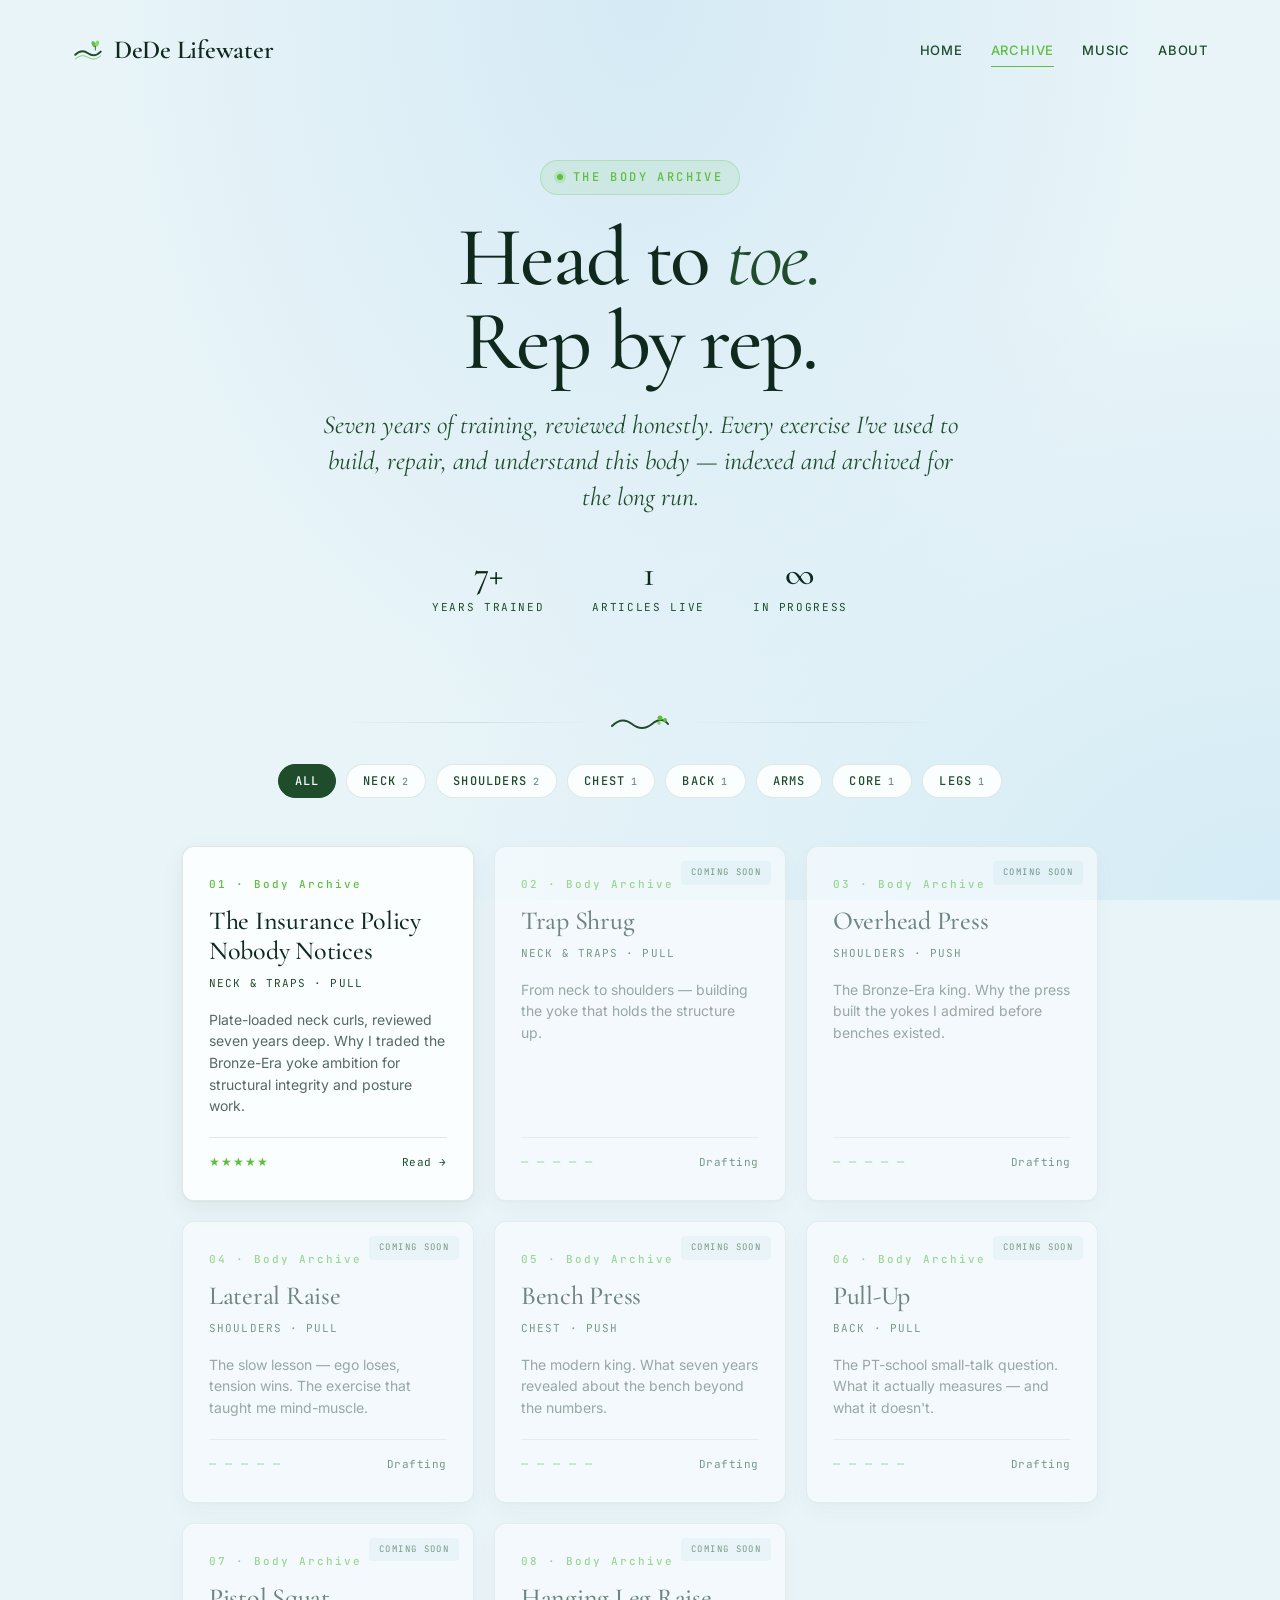
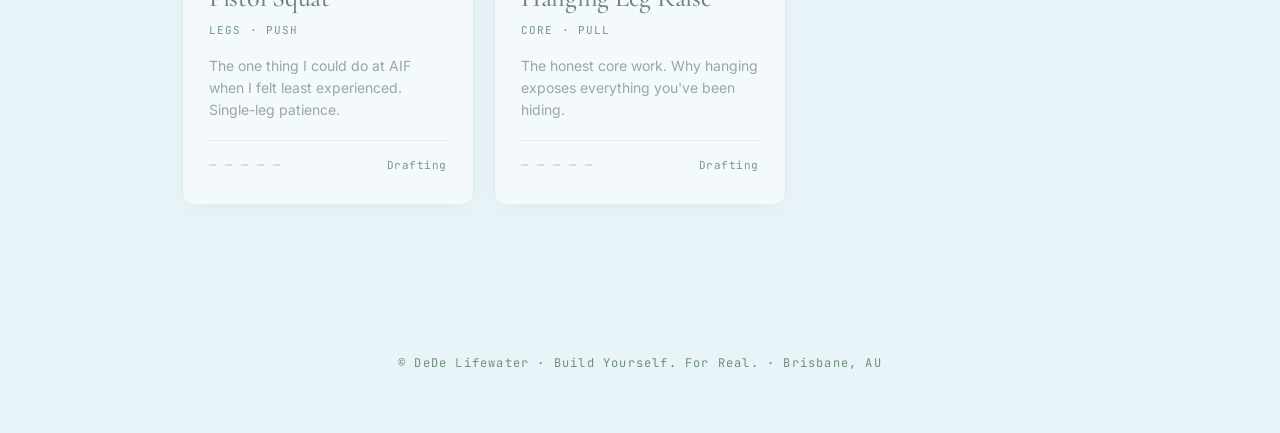
<file: archive.html>
<!DOCTYPE html>
<html lang="en">
<head>
<meta charset="UTF-8">
<meta name="viewport" content="width=device-width, initial-scale=1.0">
<title>The Body Archive | DeDe Lifewater</title>
<meta name="description" content="A head-to-toe index of every rep, set, and lesson learned across seven years of training. Reviewed honestly. Built to last.">

<link rel="preconnect" href="https://fonts.googleapis.com">
<link rel="preconnect" href="https://fonts.gstatic.com" crossorigin>
<link href="https://fonts.googleapis.com/css2?family=Cormorant+Garamond:ital,wght@0,400;0,500;0,600;0,700;1,400;1,500&family=Inter:wght@300;400;500;600;700&family=JetBrains+Mono:wght@400;500&display=swap" rel="stylesheet">

<style>
:root {
  --root-deep: #0F2A1D;
  --forest: #1F4D2B;
  --sprout: #5FBE3E;
  --sprout-soft: #8FD56E;
  --sky: #A8D8F0;
  --sky-soft: #D5EAF5;
  --mist: #E8F4F8;
  --paper: #FBFEFF;
  --line: rgba(31, 77, 43, 0.12);
  --shadow: 0 1px 2px rgba(15, 42, 29, 0.04), 0 8px 24px rgba(15, 42, 29, 0.06);

  --serif: 'Cormorant Garamond', Georgia, serif;
  --sans: 'Inter', system-ui, sans-serif;
  --mono: 'JetBrains Mono', monospace;
}

* { box-sizing: border-box; margin: 0; padding: 0; }
html { scroll-behavior: smooth; }

body {
  font-family: var(--sans);
  font-weight: 400;
  font-size: 17px;
  line-height: 1.7;
  color: var(--root-deep);
  background: var(--mist);
  background-image:
    radial-gradient(ellipse at top, var(--sky-soft) 0%, transparent 60%),
    radial-gradient(ellipse at bottom right, rgba(168, 216, 240, 0.3) 0%, transparent 50%);
  background-attachment: fixed;
  min-height: 100vh;
  -webkit-font-smoothing: antialiased;
}

/* ── Top Nav ─────────────────────────────────── */
.nav {
  max-width: 1200px;
  margin: 0 auto;
  padding: 28px 32px;
  display: flex;
  justify-content: space-between;
  align-items: center;
}

.brand {
  font-family: var(--serif);
  font-size: 26px;
  font-weight: 600;
  color: var(--root-deep);
  text-decoration: none;
  letter-spacing: -0.01em;
  display: flex;
  align-items: center;
  gap: 10px;
}

.brand-mark { width: 32px; height: 32px; }

.nav-links {
  display: flex;
  gap: 28px;
  font-family: var(--sans);
  font-size: 13px;
  font-weight: 500;
  letter-spacing: 0.06em;
  text-transform: uppercase;
}

.nav-links a {
  color: var(--forest);
  text-decoration: none;
  position: relative;
  transition: color 0.2s;
}

.nav-links a:hover { color: var(--sprout); }
.nav-links a.active { color: var(--sprout); }

.nav-links a::after {
  content: '';
  position: absolute;
  left: 0; right: 0; bottom: -6px;
  height: 1px;
  background: var(--sprout);
  transform: scaleX(0);
  transition: transform 0.3s;
  transform-origin: left;
}
.nav-links a:hover::after,
.nav-links a.active::after { transform: scaleX(1); }

/* ── Hero / Header ───────────────────────────── */
.hero {
  max-width: 980px;
  margin: 0 auto;
  padding: 60px 32px 40px;
  text-align: center;
}

.hero-eyebrow {
  font-family: var(--mono);
  font-size: 12px;
  letter-spacing: 0.2em;
  text-transform: uppercase;
  color: var(--sprout);
  font-weight: 500;
  margin-bottom: 20px;
  display: inline-flex;
  align-items: center;
  gap: 10px;
  padding: 6px 16px;
  background: rgba(95, 190, 62, 0.1);
  border: 1px solid rgba(95, 190, 62, 0.25);
  border-radius: 100px;
}

.hero-eyebrow::before {
  content: '';
  width: 6px; height: 6px;
  border-radius: 50%;
  background: var(--sprout);
  box-shadow: 0 0 0 3px rgba(95, 190, 62, 0.2);
}

h1 {
  font-family: var(--serif);
  font-weight: 500;
  font-size: clamp(48px, 8vw, 84px);
  line-height: 1;
  letter-spacing: -0.025em;
  color: var(--root-deep);
  margin-bottom: 24px;
}

h1 em {
  font-style: italic;
  color: var(--forest);
  font-weight: 400;
}

.hero-sub {
  font-family: var(--serif);
  font-style: italic;
  font-size: clamp(20px, 2.5vw, 26px);
  font-weight: 400;
  color: var(--forest);
  line-height: 1.4;
  max-width: 640px;
  margin: 0 auto 40px;
}

.hero-stats {
  display: flex;
  justify-content: center;
  gap: 48px;
  margin-top: 32px;
  flex-wrap: wrap;
}

.stat {
  text-align: center;
}

.stat-num {
  font-family: var(--serif);
  font-size: 36px;
  font-weight: 500;
  color: var(--root-deep);
  line-height: 1;
}

.stat-label {
  font-family: var(--mono);
  font-size: 11px;
  letter-spacing: 0.15em;
  text-transform: uppercase;
  color: var(--forest);
  margin-top: 6px;
}

/* ── Wave Divider ────────────────────────────── */
.wave-divider {
  display: flex;
  justify-content: center;
  align-items: center;
  margin: 56px auto 32px;
  gap: 14px;
  max-width: 600px;
}

.wave-divider .line {
  height: 1px;
  flex: 1;
  background: linear-gradient(to right, transparent, var(--line), transparent);
}

/* ── Filter Bar ──────────────────────────────── */
.filter-bar {
  max-width: 980px;
  margin: 0 auto 48px;
  padding: 0 32px;
  display: flex;
  gap: 10px;
  flex-wrap: wrap;
  justify-content: center;
}

.filter-btn {
  font-family: var(--mono);
  font-size: 12px;
  letter-spacing: 0.1em;
  text-transform: uppercase;
  font-weight: 500;
  padding: 8px 16px;
  background: var(--paper);
  border: 1px solid var(--line);
  border-radius: 100px;
  color: var(--forest);
  cursor: pointer;
  transition: all 0.2s;
}

.filter-btn:hover {
  border-color: var(--sprout);
  color: var(--sprout);
}

.filter-btn.active {
  background: var(--forest);
  border-color: var(--forest);
  color: var(--paper);
}

.filter-count {
  margin-left: 6px;
  opacity: 0.6;
  font-size: 10px;
}

/* ── Article Grid ────────────────────────────── */
.archive-grid {
  max-width: 980px;
  margin: 0 auto;
  padding: 0 32px 100px;
  display: grid;
  grid-template-columns: repeat(auto-fill, minmax(280px, 1fr));
  gap: 20px;
}

.article-card {
  background: var(--paper);
  border: 1px solid var(--line);
  border-radius: 12px;
  padding: 28px 26px;
  text-decoration: none;
  color: var(--root-deep);
  transition: transform 0.25s, box-shadow 0.25s, border-color 0.25s;
  display: flex;
  flex-direction: column;
  position: relative;
  overflow: hidden;
  box-shadow: var(--shadow);
}

.article-card:hover {
  transform: translateY(-4px);
  box-shadow: 0 4px 12px rgba(15, 42, 29, 0.08), 0 18px 40px rgba(15, 42, 29, 0.1);
  border-color: rgba(95, 190, 62, 0.4);
}

.article-card.coming-soon {
  opacity: 0.55;
  cursor: default;
  pointer-events: none;
}

.article-card.coming-soon::after {
  content: 'Coming soon';
  position: absolute;
  top: 14px;
  right: 14px;
  font-family: var(--mono);
  font-size: 9px;
  letter-spacing: 0.15em;
  text-transform: uppercase;
  color: var(--forest);
  background: var(--mist);
  padding: 4px 10px;
  border-radius: 4px;
}

.card-num {
  font-family: var(--mono);
  font-size: 11px;
  letter-spacing: 0.18em;
  color: var(--sprout);
  font-weight: 500;
  margin-bottom: 12px;
}

.card-title {
  font-family: var(--serif);
  font-size: 26px;
  font-weight: 500;
  line-height: 1.15;
  letter-spacing: -0.01em;
  margin-bottom: 8px;
  color: var(--root-deep);
}

.card-region {
  font-family: var(--mono);
  font-size: 11px;
  letter-spacing: 0.1em;
  text-transform: uppercase;
  color: var(--forest);
  margin-bottom: 16px;
}

.card-desc {
  font-size: 14px;
  color: rgba(15, 42, 29, 0.7);
  line-height: 1.55;
  margin-bottom: 20px;
  flex-grow: 1;
}

.card-meta {
  display: flex;
  justify-content: space-between;
  align-items: center;
  padding-top: 14px;
  border-top: 1px solid var(--line);
  font-family: var(--mono);
  font-size: 11px;
  letter-spacing: 0.05em;
  color: var(--forest);
}

.card-rating {
  color: var(--sprout);
  letter-spacing: 1px;
  font-size: 12px;
}

.card-arrow {
  display: inline-block;
  transition: transform 0.2s;
}

.article-card:hover .card-arrow { transform: translateX(4px); }

/* Hidden state for filtered cards */
.article-card[data-hidden="true"] { display: none; }

/* ── Footer ──────────────────────────────────── */
footer {
  max-width: 760px;
  margin: 0 auto;
  padding: 48px 32px 60px;
  text-align: center;
  font-family: var(--mono);
  font-size: 12px;
  letter-spacing: 0.1em;
  color: var(--forest);
  opacity: 0.6;
}

/* ── Animations ──────────────────────────────── */
@keyframes fadeUp {
  from { opacity: 0; transform: translateY(12px); }
  to { opacity: 1; transform: translateY(0); }
}

.hero > * { animation: fadeUp 0.6s ease-out backwards; }
.hero > *:nth-child(1) { animation-delay: 0.05s; }
.hero > *:nth-child(2) { animation-delay: 0.12s; }
.hero > *:nth-child(3) { animation-delay: 0.19s; }
.hero > *:nth-child(4) { animation-delay: 0.26s; }

.article-card {
  animation: fadeUp 0.5s ease-out backwards;
}

/* ── Responsive ──────────────────────────────── */
@media (max-width: 640px) {
  .nav { padding: 20px 20px; }
  .nav-links { display: none; }
  .hero { padding: 36px 20px 24px; }
  .hero-stats { gap: 24px; }
  .filter-bar { padding: 0 20px; gap: 6px; }
  .filter-btn { padding: 6px 12px; font-size: 11px; }
  .archive-grid { padding: 0 20px 60px; }
}
</style>
</head>
<body>

<!-- ── Navigation ─────────────────────────────── -->
<nav class="nav">
  <a href="/index.html" class="brand">
    <svg class="brand-mark" viewBox="0 0 100 100" xmlns="http://www.w3.org/2000/svg">
      <path d="M10 65 Q 30 45, 50 60 T 90 55" stroke="#1F4D2B" stroke-width="6" fill="none" stroke-linecap="round"/>
      <path d="M10 78 Q 30 60, 50 73 T 90 68" stroke="#5FBE3E" stroke-width="3" fill="none" stroke-linecap="round" opacity="0.7"/>
      <ellipse cx="68" cy="32" rx="6" ry="10" fill="#5FBE3E" transform="rotate(-25 68 32)"/>
      <ellipse cx="78" cy="30" rx="6" ry="10" fill="#8FD56E" transform="rotate(25 78 30)"/>
      <line x1="73" y1="38" x2="73" y2="50" stroke="#1F4D2B" stroke-width="2.5" stroke-linecap="round"/>
    </svg>
    DeDe Lifewater
  </a>
  <div class="nav-links">
    <a href="/index.html">Home</a>
    <a href="/archive.html" class="active">Archive</a>
    <a href="/music.html">Music</a>
    <a href="/index.html#about">About</a>
  </div>
</nav>

<!-- ── Hero ───────────────────────────────────── -->
<section class="hero">
  <span class="hero-eyebrow">The Body Archive</span>
  <h1>Head to <em>toe.</em><br>Rep by rep.</h1>
  <p class="hero-sub">
    Seven years of training, reviewed honestly. Every exercise I've used to build, repair, and understand this body — indexed and archived for the long run.
  </p>

  <div class="hero-stats">
    <div class="stat">
      <div class="stat-num">7+</div>
      <div class="stat-label">Years Trained</div>
    </div>
    <div class="stat">
      <div class="stat-num">1</div>
      <div class="stat-label">Articles Live</div>
    </div>
    <div class="stat">
      <div class="stat-num">∞</div>
      <div class="stat-label">In Progress</div>
    </div>
  </div>
</section>

<div class="wave-divider">
  <span class="line"></span>
  <svg width="60" height="20" viewBox="0 0 60 20" xmlns="http://www.w3.org/2000/svg">
    <path d="M2 14 Q 12 4, 22 12 T 42 12 T 58 12" stroke="#1F4D2B" stroke-width="2" fill="none" stroke-linecap="round"/>
    <circle cx="50" cy="6" r="2.5" fill="#5FBE3E"/>
    <circle cx="55" cy="8" r="2" fill="#5FBE3E"/>
    <circle cx="49" cy="11" r="1.8" fill="#5FBE3E" opacity="0.7"/>
  </svg>
  <span class="line"></span>
</div>

<!-- ── Filters ────────────────────────────────── -->
<div class="filter-bar">
  <button class="filter-btn active" data-region="all">All</button>
  <button class="filter-btn" data-region="neck">Neck</button>
  <button class="filter-btn" data-region="shoulders">Shoulders</button>
  <button class="filter-btn" data-region="chest">Chest</button>
  <button class="filter-btn" data-region="back">Back</button>
  <button class="filter-btn" data-region="arms">Arms</button>
  <button class="filter-btn" data-region="core">Core</button>
  <button class="filter-btn" data-region="legs">Legs</button>
</div>

<!-- ── Article Grid ───────────────────────────── -->
<div class="archive-grid">

  <!-- Article 01 — LIVE -->
  <a href="posts/2026-04-26-neck-curl.html" class="article-card" data-region="neck" style="animation-delay: 0.05s;">
    <div class="card-num">01 · Body Archive</div>
    <h3 class="card-title">The Insurance Policy Nobody Notices</h3>
    <div class="card-region">Neck &amp; Traps · Pull</div>
    <p class="card-desc">
      Plate-loaded neck curls, reviewed seven years deep. Why I traded the Bronze-Era yoke ambition for structural integrity and posture work.
    </p>
    <div class="card-meta">
      <span class="card-rating">★★★★★</span>
      <span>Read <span class="card-arrow">→</span></span>
    </div>
  </a>

  <!-- Article 02 — placeholder -->
  <div class="article-card coming-soon" data-region="neck" style="animation-delay: 0.1s;">
    <div class="card-num">02 · Body Archive</div>
    <h3 class="card-title">Trap Shrug</h3>
    <div class="card-region">Neck &amp; Traps · Pull</div>
    <p class="card-desc">
      From neck to shoulders — building the yoke that holds the structure up.
    </p>
    <div class="card-meta">
      <span class="card-rating">— — — — —</span>
      <span>Drafting</span>
    </div>
  </div>

  <!-- Article 03 — placeholder -->
  <div class="article-card coming-soon" data-region="shoulders" style="animation-delay: 0.15s;">
    <div class="card-num">03 · Body Archive</div>
    <h3 class="card-title">Overhead Press</h3>
    <div class="card-region">Shoulders · Push</div>
    <p class="card-desc">
      The Bronze-Era king. Why the press built the yokes I admired before benches existed.
    </p>
    <div class="card-meta">
      <span class="card-rating">— — — — —</span>
      <span>Drafting</span>
    </div>
  </div>

  <!-- Article 04 — placeholder -->
  <div class="article-card coming-soon" data-region="shoulders" style="animation-delay: 0.2s;">
    <div class="card-num">04 · Body Archive</div>
    <h3 class="card-title">Lateral Raise</h3>
    <div class="card-region">Shoulders · Pull</div>
    <p class="card-desc">
      The slow lesson — ego loses, tension wins. The exercise that taught me mind-muscle.
    </p>
    <div class="card-meta">
      <span class="card-rating">— — — — —</span>
      <span>Drafting</span>
    </div>
  </div>

  <!-- Article 05 — placeholder -->
  <div class="article-card coming-soon" data-region="chest" style="animation-delay: 0.25s;">
    <div class="card-num">05 · Body Archive</div>
    <h3 class="card-title">Bench Press</h3>
    <div class="card-region">Chest · Push</div>
    <p class="card-desc">
      The modern king. What seven years revealed about the bench beyond the numbers.
    </p>
    <div class="card-meta">
      <span class="card-rating">— — — — —</span>
      <span>Drafting</span>
    </div>
  </div>

  <!-- Article 06 — placeholder -->
  <div class="article-card coming-soon" data-region="back" style="animation-delay: 0.3s;">
    <div class="card-num">06 · Body Archive</div>
    <h3 class="card-title">Pull-Up</h3>
    <div class="card-region">Back · Pull</div>
    <p class="card-desc">
      The PT-school small-talk question. What it actually measures — and what it doesn't.
    </p>
    <div class="card-meta">
      <span class="card-rating">— — — — —</span>
      <span>Drafting</span>
    </div>
  </div>

  <!-- Article 07 — placeholder -->
  <div class="article-card coming-soon" data-region="legs" style="animation-delay: 0.35s;">
    <div class="card-num">07 · Body Archive</div>
    <h3 class="card-title">Pistol Squat</h3>
    <div class="card-region">Legs · Push</div>
    <p class="card-desc">
      The one thing I could do at AIF when I felt least experienced. Single-leg patience.
    </p>
    <div class="card-meta">
      <span class="card-rating">— — — — —</span>
      <span>Drafting</span>
    </div>
  </div>

  <!-- Article 08 — placeholder -->
  <div class="article-card coming-soon" data-region="core" style="animation-delay: 0.4s;">
    <div class="card-num">08 · Body Archive</div>
    <h3 class="card-title">Hanging Leg Raise</h3>
    <div class="card-region">Core · Pull</div>
    <p class="card-desc">
      The honest core work. Why hanging exposes everything you've been hiding.
    </p>
    <div class="card-meta">
      <span class="card-rating">— — — — —</span>
      <span>Drafting</span>
    </div>
  </div>

</div>

<footer>
  © DeDe Lifewater · Build Yourself. For Real. · Brisbane, AU
</footer>

<script>
  const filterBtns = document.querySelectorAll('.filter-btn');
  const cards = document.querySelectorAll('.article-card');

  filterBtns.forEach(btn => {
    btn.addEventListener('click', () => {
      const region = btn.dataset.region;
      filterBtns.forEach(b => b.classList.remove('active'));
      btn.classList.add('active');
      cards.forEach(card => {
        card.dataset.hidden = (region === 'all' || card.dataset.region === region) ? 'false' : 'true';
      });
    });
  });

  filterBtns.forEach(btn => {
    const region = btn.dataset.region;
    if (region === 'all') return;
    const count = document.querySelectorAll(`.article-card[data-region="${region}"]`).length;
    if (count > 0) {
      const span = document.createElement('span');
      span.className = 'filter-count';
      span.textContent = count;
      btn.appendChild(span);
    }
  });
</script>

</body>
</html>
</file>
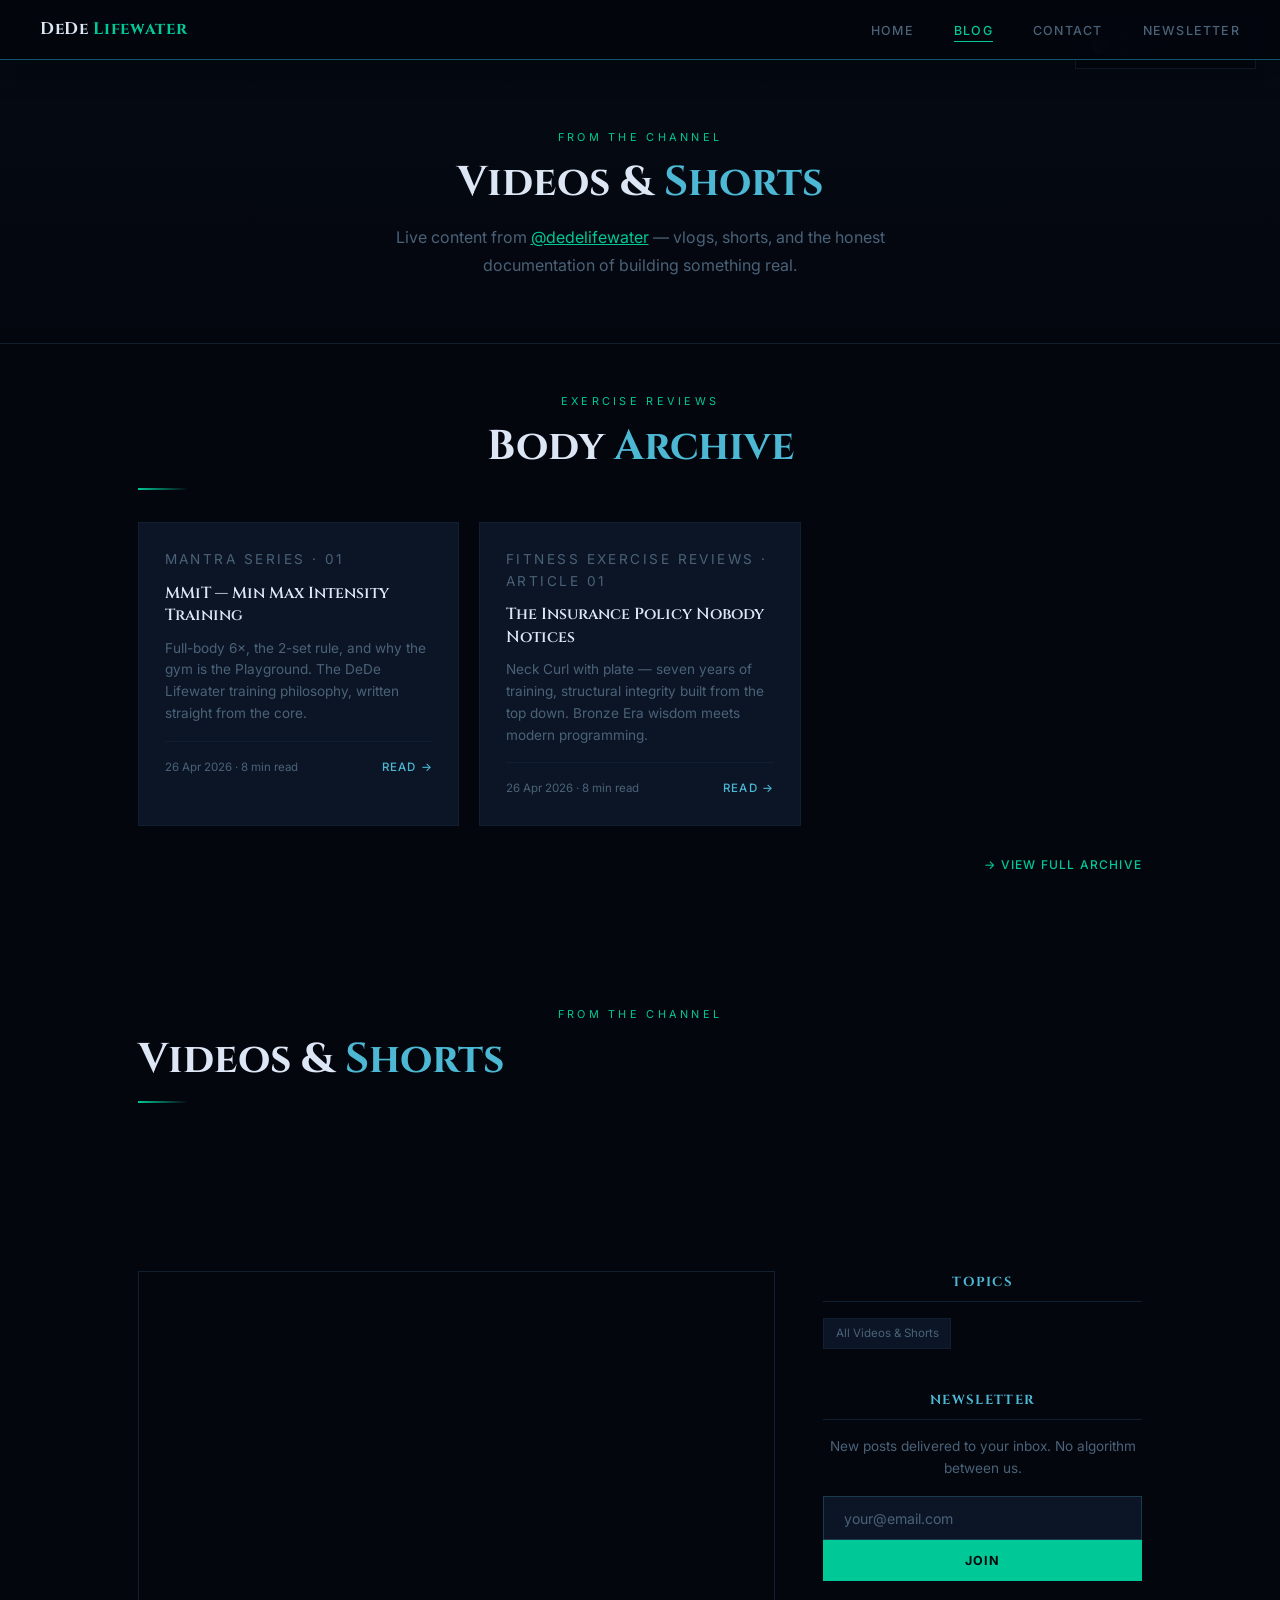
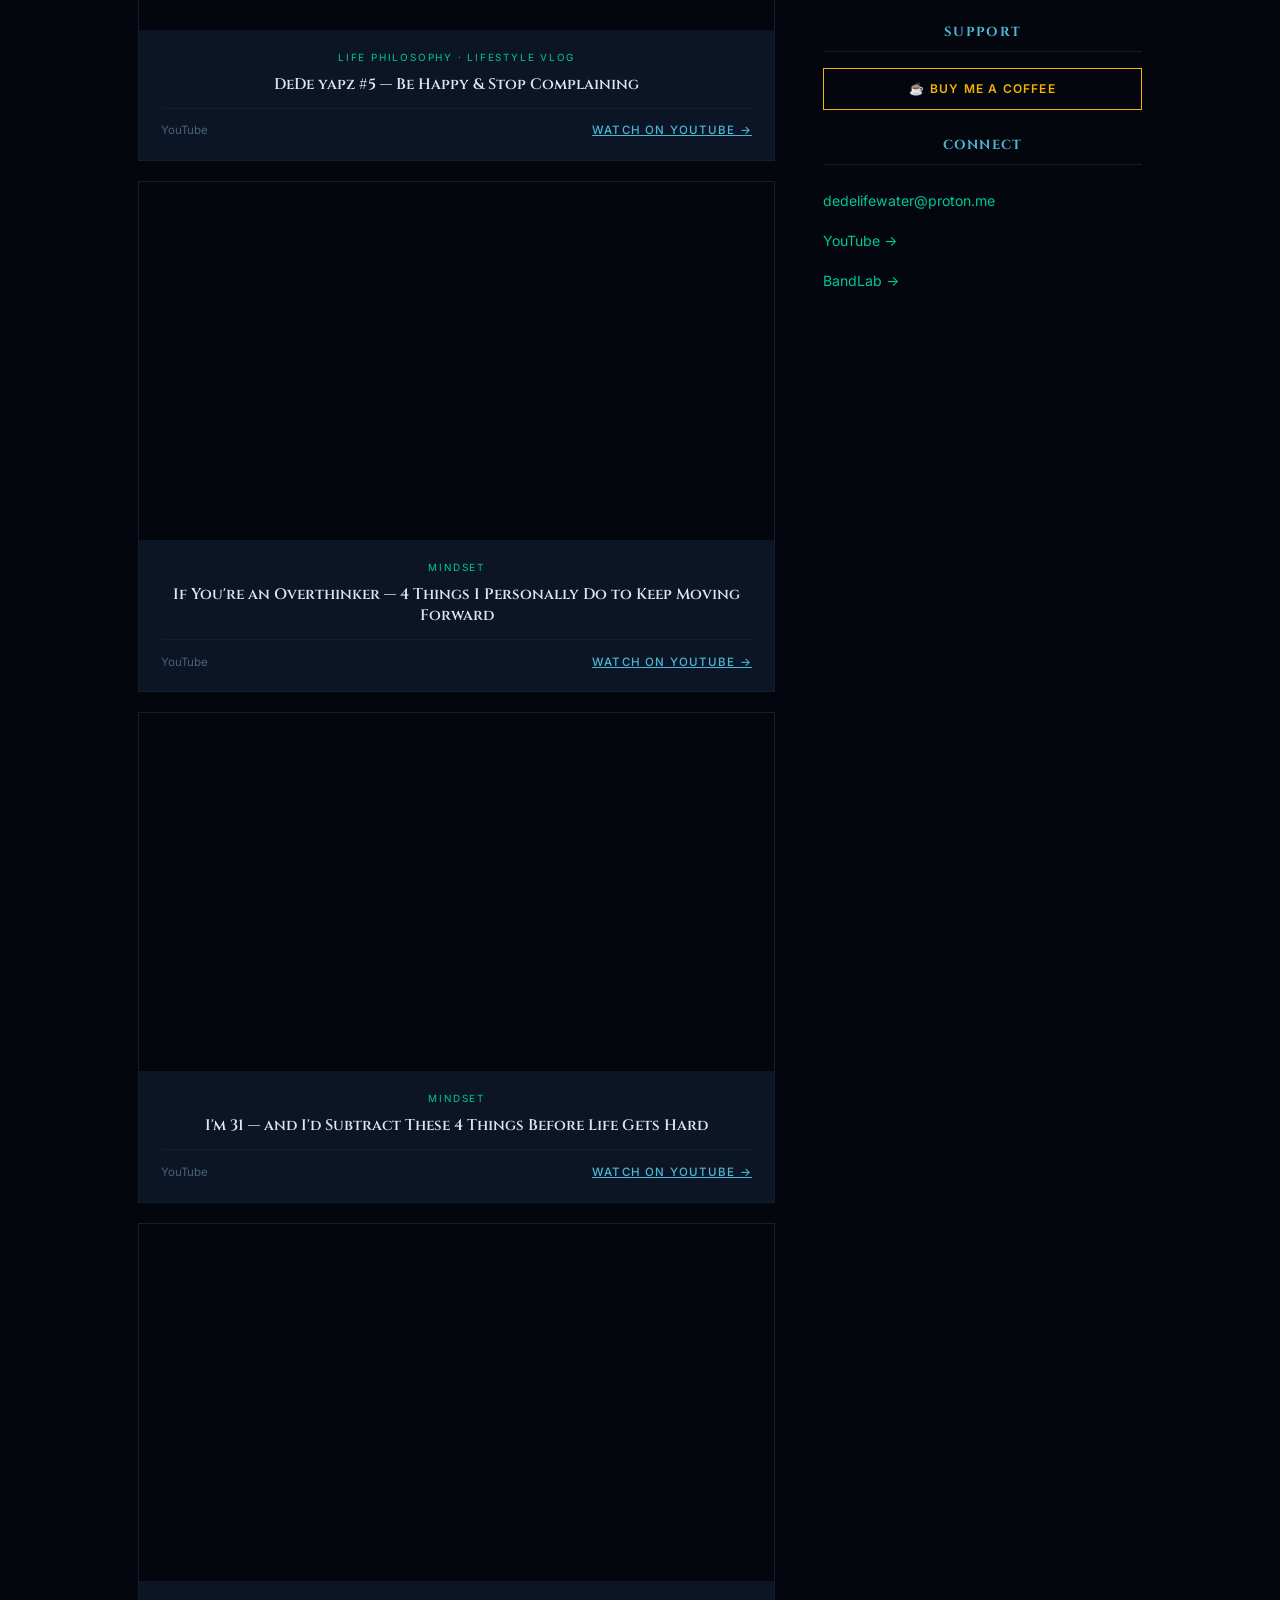
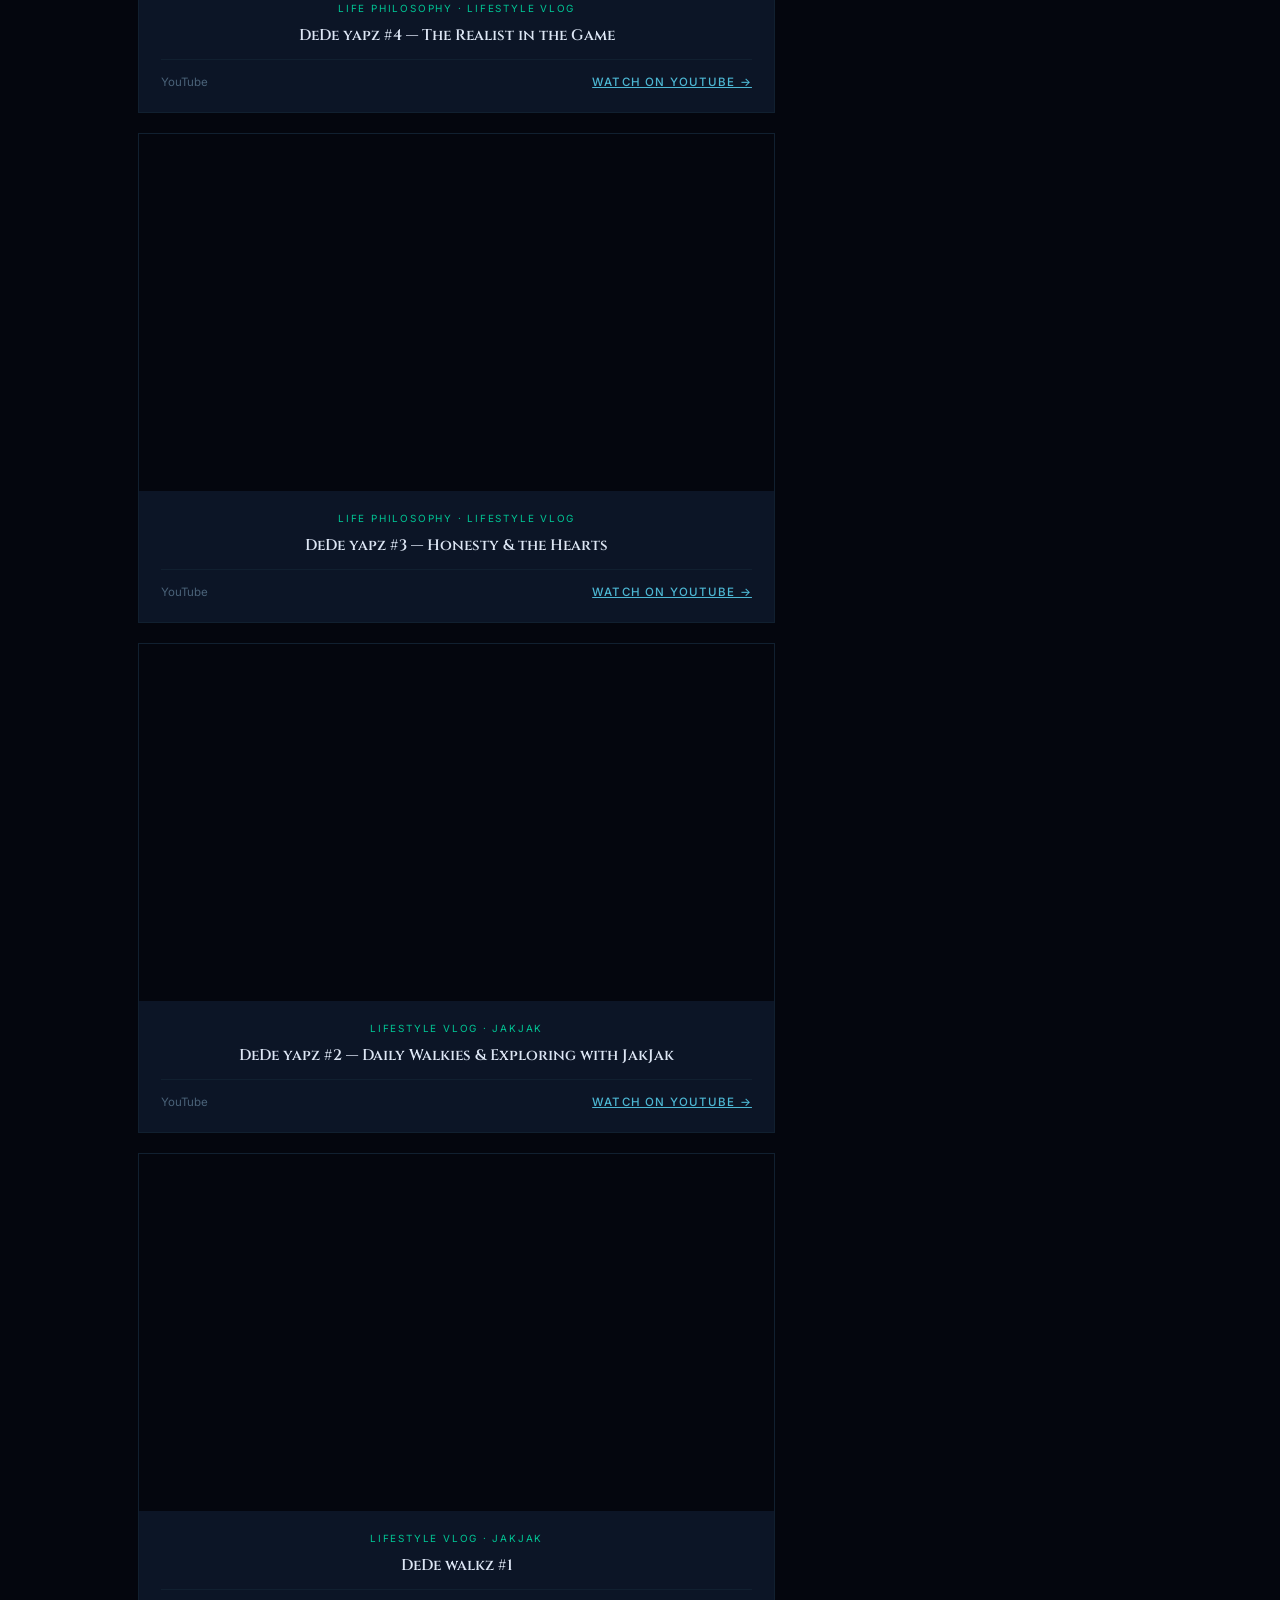
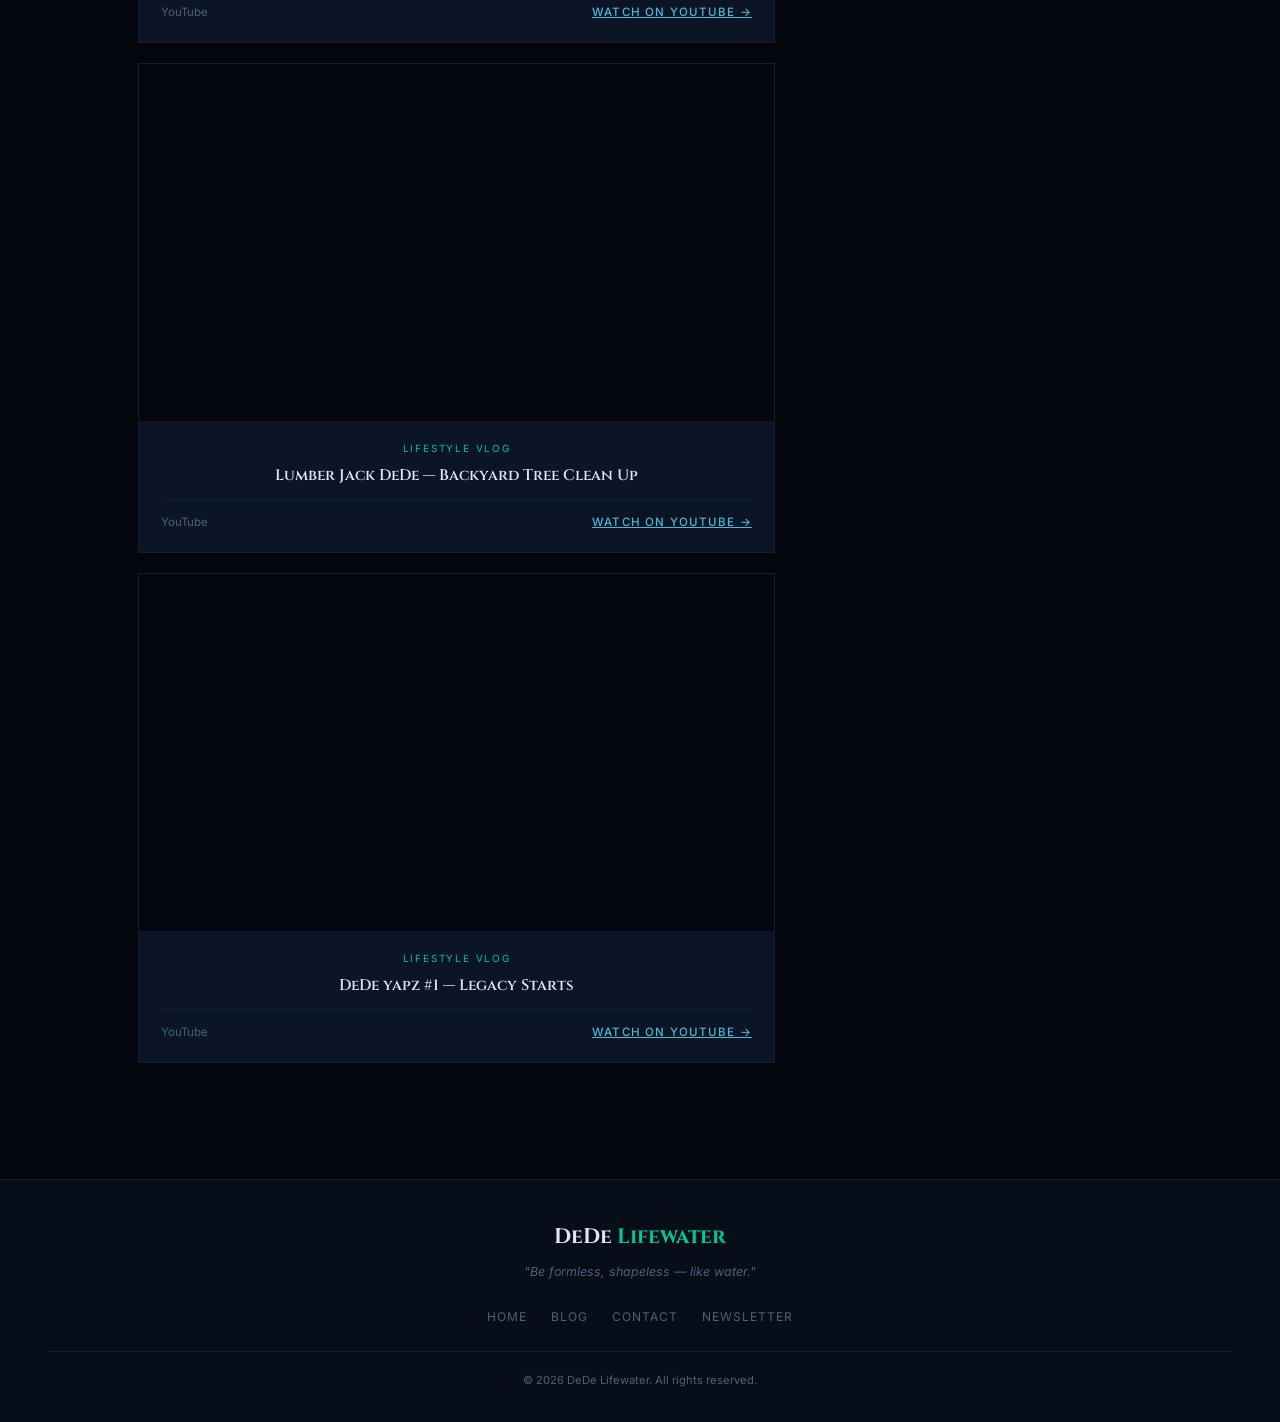
<file: blog.html>
<!DOCTYPE html>
<html lang="en">
<head>
  <meta charset="UTF-8" />
  <meta name="viewport" content="width=device-width, initial-scale=1.0" />
  <title>Videos &amp; Shorts — DeDe Lifewater</title>
  <meta name="description" content="Live videos and shorts from DeDe Lifewater on YouTube — lifestyle vlogs, mindset, and the honest documentation of building something real." />
  <link rel="stylesheet" href="css/style.css" />
</head>
<body>
  <!-- NAV TRIGGER ZONE -->
  <div class="nav-trigger"></div>

  <!-- TOP NAV -->
  <nav>
    <a href="index.html" class="nav-logo">DeDe <span>Lifewater</span></a>
    <ul class="nav-links">
      <li><a href="index.html">Home</a></li>
      <li><a href="blog.html">Blog</a></li>
      <li><a href="contact.html">Contact</a></li>
      <li><a href="newsletter.html">Newsletter</a></li>
    </ul>
    <button class="nav-toggle" aria-label="Toggle menu">
      <span></span><span></span><span></span>
    </button>
  </nav>

  <!-- MOON TRACKER -->
  <div class="moon-tracker" id="moon-tracker">
    <span class="moon-emoji">🌕</span>
    <div class="moon-info">
      <span class="moon-phase-name">Loading…</span>
      <span class="moon-illumination"></span>
    </div>
  </div>
  </div>

  <div class="page-hero">
    <span class="section-label">From the Channel</span>
    <h1 class="section-title" style="max-width:600px; margin: 0 auto 1rem;">Videos &amp; <span>Shorts</span></h1>
    <p style="color: var(--text-muted); max-width: 500px; margin: 0 auto;">
      Live content from <a href="https://www.youtube.com/@dedelifewater" target="_blank" style="color: var(--jade);">@dedelifewater</a> — vlogs, shorts, and the honest documentation of building something real.
    </p>
  </div>

  <!-- FITNESS EXERCISE REVIEWS -->
  <section id="writings" style="padding-top: 3rem;">
    <span class="section-label">Exercise Reviews</span>
    <h2 class="section-title">Body <span>Archive</span></h2>
    <div class="section-divider" style="margin-left:0;"></div>
    <div class="cards-grid" style="margin-top: 1.5rem;">
      <a href="posts/2026-04-26-mmit.html" class="card">
        <p class="card-tag">Mantra Series · 01</p>
        <h3>MMiT — Min Max Intensity Training</h3>
        <p>Full-body 6×, the 2-set rule, and why the gym is the Playground. The DeDe Lifewater training philosophy, written straight from the core.</p>
        <div class="card-meta"><span>26 Apr 2026 · 8 min read</span><span class="card-read-more">Read →</span></div>
      </a>
      <a href="posts/2026-04-26-neck-curl.html" class="card">
        <p class="card-tag">Fitness Exercise Reviews · Article 01</p>
        <h3>The Insurance Policy Nobody Notices</h3>
        <p>Neck Curl with plate — seven years of training, structural integrity built from the top down. Bronze Era wisdom meets modern programming.</p>
        <div class="card-meta"><span>26 Apr 2026 · 8 min read</span><span class="card-read-more">Read →</span></div>
      </a>
    </div>
    <div style="margin-top: 1.5rem; text-align: right;">
      <a href="archive.html" style="font-size: 0.75rem; letter-spacing: 0.1em; text-transform: uppercase; color: var(--jade); text-decoration: none; font-weight: 500;">→ View Full Archive</a>
    </div>
  </section>

  <!-- VIDEOS -->
  <section style="padding-top: 2rem;">
    <span class="section-label">From the Channel</span>
    <h2 class="section-title" style="text-align:left;">Videos &amp; <span>Shorts</span></h2>
    <div class="section-divider" style="margin-left:0;"></div>
  </section>

  <section style="padding-top: 0;">
    <div class="blog-grid">
      <div class="blog-main">

        <div class="video-embed-card reveal">
          <div class="video-wrapper">
            <iframe src="https://www.youtube.com/embed/UhoEhsF-Dek" title="DeDe yapz #5 — Be Happy & Stop Complaining" allowfullscreen loading="lazy"></iframe>
          </div>
          <div class="video-card-body">
            <p class="card-tag">Life Philosophy · Lifestyle Vlog</p>
            <h3>DeDe yapz #5 — Be Happy &amp; Stop Complaining</h3>
            <div class="card-meta"><span>YouTube</span><a href="https://www.youtube.com/watch?v=UhoEhsF-Dek" target="_blank" class="card-read-more">Watch on YouTube →</a></div>
          </div>
        </div>

        <div class="video-embed-card reveal">
          <div class="video-wrapper">
            <iframe src="https://www.youtube.com/embed/etDP9XXbK_4" title="If You're an Overthinker: 4 Things I Personally Do to Keep Moving Forward" allowfullscreen loading="lazy"></iframe>
          </div>
          <div class="video-card-body">
            <p class="card-tag">Mindset</p>
            <h3>If You're an Overthinker — 4 Things I Personally Do to Keep Moving Forward</h3>
            <div class="card-meta"><span>YouTube</span><a href="https://www.youtube.com/watch?v=etDP9XXbK_4" target="_blank" class="card-read-more">Watch on YouTube →</a></div>
          </div>
        </div>

        <div class="video-embed-card reveal">
          <div class="video-wrapper">
            <iframe src="https://www.youtube.com/embed/Ya34Q0jsolE" title="I'm 31 — and I'd Subtract These 4 Things Before Life Gets Hard" allowfullscreen loading="lazy"></iframe>
          </div>
          <div class="video-card-body">
            <p class="card-tag">Mindset</p>
            <h3>I'm 31 — and I'd Subtract These 4 Things Before Life Gets Hard</h3>
            <div class="card-meta"><span>YouTube</span><a href="https://www.youtube.com/watch?v=Ya34Q0jsolE" target="_blank" class="card-read-more">Watch on YouTube →</a></div>
          </div>
        </div>

        <div class="video-embed-card reveal">
          <div class="video-wrapper">
            <iframe src="https://www.youtube.com/embed/8bYfWIwRmQg" title="DeDe yapz #4 — The Realist in the Game" allowfullscreen loading="lazy"></iframe>
          </div>
          <div class="video-card-body">
            <p class="card-tag">Life Philosophy · Lifestyle Vlog</p>
            <h3>DeDe yapz #4 — The Realist in the Game</h3>
            <div class="card-meta"><span>YouTube</span><a href="https://www.youtube.com/watch?v=8bYfWIwRmQg" target="_blank" class="card-read-more">Watch on YouTube →</a></div>
          </div>
        </div>

        <div class="video-embed-card reveal">
          <div class="video-wrapper">
            <iframe src="https://www.youtube.com/embed/NPheSz9mcj8" title="DeDe yapz #3 — Honesty & the Hearts" allowfullscreen loading="lazy"></iframe>
          </div>
          <div class="video-card-body">
            <p class="card-tag">Life Philosophy · Lifestyle Vlog</p>
            <h3>DeDe yapz #3 — Honesty &amp; the Hearts</h3>
            <div class="card-meta"><span>YouTube</span><a href="https://www.youtube.com/watch?v=NPheSz9mcj8" target="_blank" class="card-read-more">Watch on YouTube →</a></div>
          </div>
        </div>

        <div class="video-embed-card reveal">
          <div class="video-wrapper">
            <iframe src="https://www.youtube.com/embed/-f3MQ3gRPOM" title="DeDe yapz #2 — Daily Walkies & Exploring with JakJak" allowfullscreen loading="lazy"></iframe>
          </div>
          <div class="video-card-body">
            <p class="card-tag">Lifestyle Vlog · JakJak</p>
            <h3>DeDe yapz #2 — Daily Walkies &amp; Exploring with JakJak</h3>
            <div class="card-meta"><span>YouTube</span><a href="https://www.youtube.com/watch?v=-f3MQ3gRPOM" target="_blank" class="card-read-more">Watch on YouTube →</a></div>
          </div>
        </div>

        <div class="video-embed-card reveal">
          <div class="video-wrapper">
            <iframe src="https://www.youtube.com/embed/HlAFZXVrXgo" title="DeDe walkz #1" allowfullscreen loading="lazy"></iframe>
          </div>
          <div class="video-card-body">
            <p class="card-tag">Lifestyle Vlog · JakJak</p>
            <h3>DeDe walkz #1</h3>
            <div class="card-meta"><span>YouTube</span><a href="https://www.youtube.com/watch?v=HlAFZXVrXgo" target="_blank" class="card-read-more">Watch on YouTube →</a></div>
          </div>
        </div>

        <div class="video-embed-card reveal">
          <div class="video-wrapper">
            <iframe src="https://www.youtube.com/embed/SRoTT-uREes" title="Lumber Jack DeDe — Backyard Tree Clean Up" allowfullscreen loading="lazy"></iframe>
          </div>
          <div class="video-card-body">
            <p class="card-tag">Lifestyle Vlog</p>
            <h3>Lumber Jack DeDe — Backyard Tree Clean Up</h3>
            <div class="card-meta"><span>YouTube</span><a href="https://www.youtube.com/watch?v=SRoTT-uREes" target="_blank" class="card-read-more">Watch on YouTube →</a></div>
          </div>
        </div>

        <div class="video-embed-card reveal">
          <div class="video-wrapper">
            <iframe src="https://www.youtube.com/embed/zcfGcwl7mOU" title="DeDe yapz #1 — Legacy Starts" allowfullscreen loading="lazy"></iframe>
          </div>
          <div class="video-card-body">
            <p class="card-tag">Lifestyle Vlog</p>
            <h3>DeDe yapz #1 — Legacy Starts</h3>
            <div class="card-meta"><span>YouTube</span><a href="https://www.youtube.com/watch?v=zcfGcwl7mOU" target="_blank" class="card-read-more">Watch on YouTube →</a></div>
          </div>
        </div>

      </div>

      <aside class="blog-sidebar reveal">
        <h3>Topics</h3>
        <div class="sidebar-tags" style="margin-bottom: 2.5rem;">
          <a href="https://www.youtube.com/@dedelifewater" target="_blank" class="tag">All Videos &amp; Shorts</a>
        </div>

        <h3>Newsletter</h3>
        <p style="color: var(--text-muted); font-size: 0.85rem; margin-bottom: 1rem; line-height: 1.6;">
          New posts delivered to your inbox. No algorithm between us.
        </p>
        <form class="newsletter-form" style="flex-direction: column;" onsubmit="return false;">
          <input type="email" placeholder="your@email.com" style="border-right: 1px solid var(--border-glow);" />
          <button type="submit" style="margin-top: 0;">Join</button>
        </form>

        <h3 style="margin-top: 2.5rem;">Support</h3>
        <div style="margin-bottom: 1rem;">
          <a href="https://www.buymeacoffee.com/dedelifewater" target="_blank" class="btn-coffee" style="display:block; text-align:center; padding: 0.6rem 1rem; font-size:0.75rem;">☕ Buy Me a Coffee</a>
        </div>

        <h3 style="margin-top: 1.5rem;">Connect</h3>
        <div class="contact-detail" style="border: none; padding: 0.5rem 0;">
          <a href="mailto:dedelifewater@proton.me">dedelifewater@proton.me</a>
        </div>
        <div class="contact-detail" style="border: none; padding: 0.5rem 0;">
          <a href="https://www.youtube.com/@dedelifewater" target="_blank">YouTube →</a>
        </div>
        <div class="contact-detail" style="border: none; padding: 0.5rem 0;">
          <a href="https://www.bandlab.com/dedelifewater" target="_blank">BandLab →</a>
        </div>
      </aside>
    </div>
  </section>

  <footer>
    <div class="footer-logo">DeDe <span>Lifewater</span></div>
    <p class="footer-tagline">"Be formless, shapeless — like water."</p>
    <div class="footer-links">
      <a href="index.html">Home</a>
      <a href="blog.html">Blog</a>
      <a href="contact.html">Contact</a>
      <a href="newsletter.html">Newsletter</a>
    </div>
    <div class="footer-bottom">&copy; 2026 DeDe Lifewater. All rights reserved.</div>
  </footer>

  <script src="js/main.js"></script>
</body>
</html>
</file>
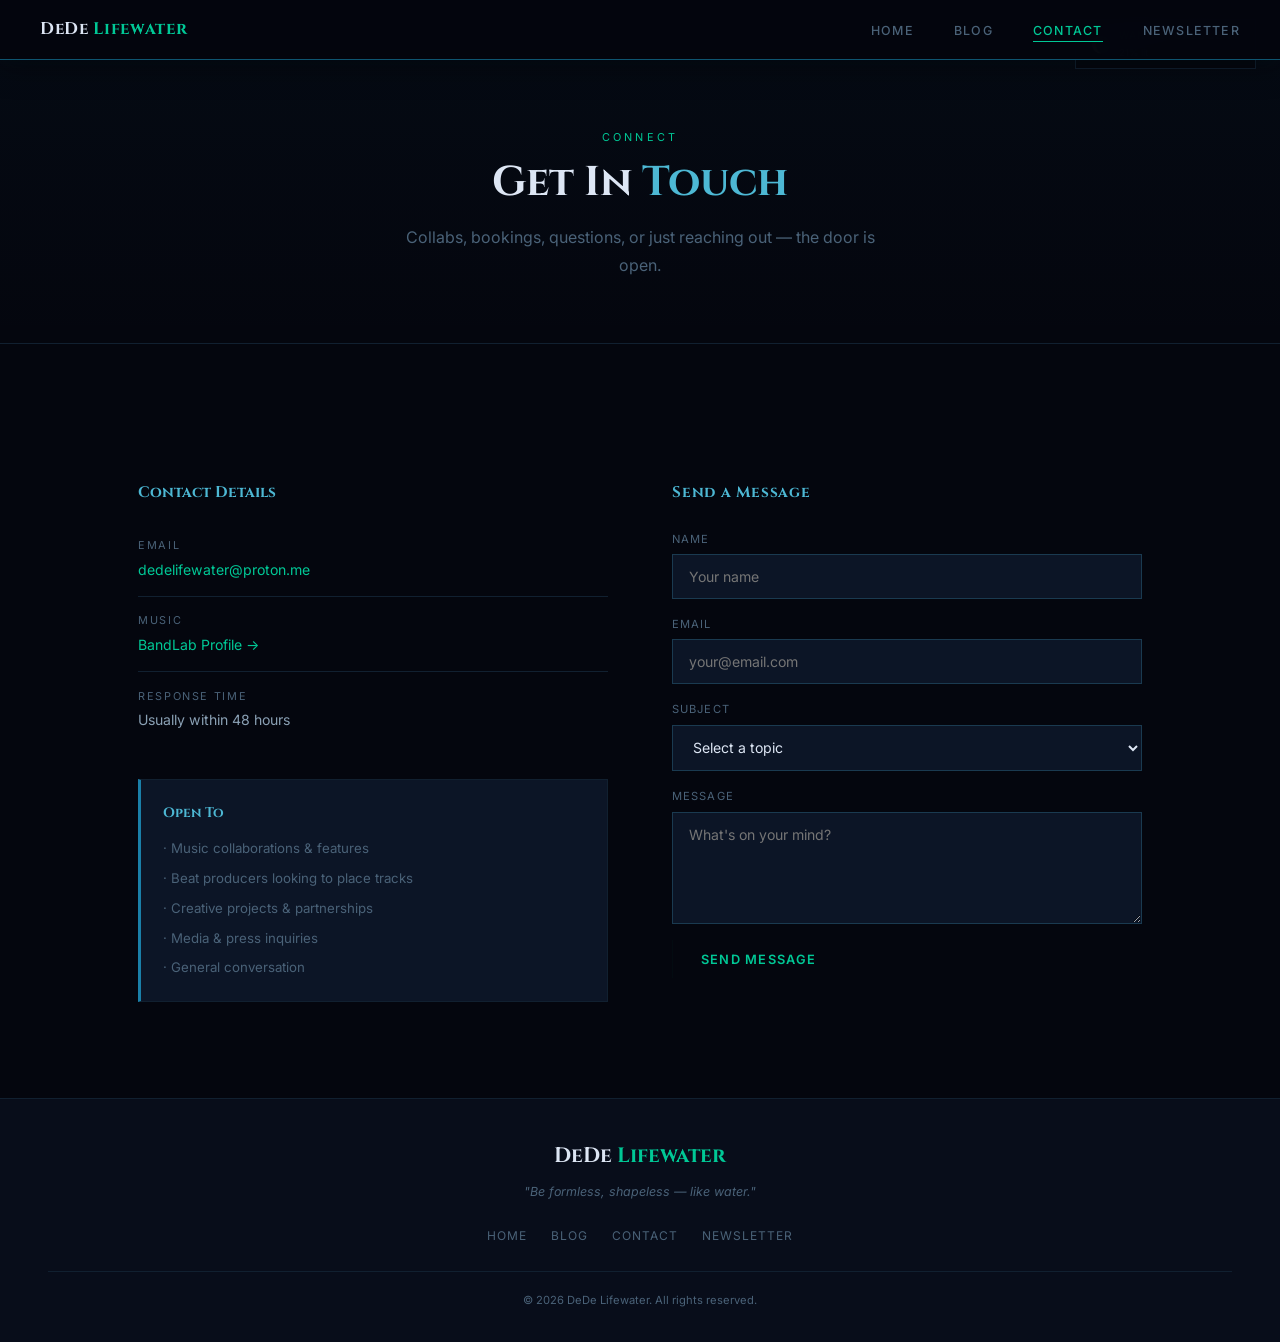
<file: contact.html>
<!DOCTYPE html>
<html lang="en">
<head>
  <meta charset="UTF-8" />
  <meta name="viewport" content="width=device-width, initial-scale=1.0" />
  <title>Contact — DeDe Lifewater</title>
  <meta name="description" content="Get in touch with DeDe Lifewater — collabs, bookings, general inquiries." />
  <link rel="stylesheet" href="css/style.css" />
</head>
<body>
  <!-- NAV TRIGGER ZONE -->
  <div class="nav-trigger"></div>

  <!-- TOP NAV -->
  <nav>
    <a href="index.html" class="nav-logo">DeDe <span>Lifewater</span></a>
    <ul class="nav-links">
      <li><a href="index.html">Home</a></li>
      <li><a href="blog.html">Blog</a></li>
      <li><a href="contact.html">Contact</a></li>
      <li><a href="newsletter.html">Newsletter</a></li>
    </ul>
    <button class="nav-toggle" aria-label="Toggle menu">
      <span></span><span></span><span></span>
    </button>
  </nav>

  <!-- MOON TRACKER -->
  <div class="moon-tracker" id="moon-tracker">
    <span class="moon-emoji">🌕</span>
    <div class="moon-info">
      <span class="moon-phase-name">Loading…</span>
      <span class="moon-illumination"></span>
    </div>
  </div>
  </div>

  <div class="page-hero">
    <span class="section-label">Connect</span>
    <h1 class="section-title" style="max-width: 600px; margin: 0 auto 1rem;">Get In <span>Touch</span></h1>
    <p style="color: var(--text-muted); max-width: 500px; margin: 0 auto;">
      Collabs, bookings, questions, or just reaching out — the door is open.
    </p>
  </div>

  <section>
    <div class="contact-grid reveal">

      <div class="contact-info">
        <h3>Contact Details</h3>

        <div class="contact-detail">
          <div>
            <div style="font-size: 0.68rem; letter-spacing: 0.15em; text-transform: uppercase; color: var(--text-muted); margin-bottom: 0.2rem;">Email</div>
            <a href="mailto:dedelifewater@proton.me">dedelifewater@proton.me</a>
          </div>
        </div>

        <div class="contact-detail">
          <div>
            <div style="font-size: 0.68rem; letter-spacing: 0.15em; text-transform: uppercase; color: var(--text-muted); margin-bottom: 0.2rem;">Music</div>
            <a href="https://www.bandlab.com/dedelifewater" target="_blank">BandLab Profile →</a>
          </div>
        </div>

        <div class="contact-detail" style="border: none;">
          <div>
            <div style="font-size: 0.68rem; letter-spacing: 0.15em; text-transform: uppercase; color: var(--text-muted); margin-bottom: 0.2rem;">Response Time</div>
            <span style="color: var(--text-dim);">Usually within 48 hours</span>
          </div>
        </div>

        <div style="margin-top: 2rem; padding: 1.4rem; background: var(--bg-card); border: 1px solid var(--border); border-left: 3px solid var(--ocean);">
          <h4 style="font-family: 'Cinzel', serif; font-size: 0.85rem; color: var(--ocean-light); margin-bottom: 0.75rem;">Open To</h4>
          <ul style="color: var(--text-muted); font-size: 0.83rem; list-style: none; display: flex; flex-direction: column; gap: 0.45rem;">
            <li>· Music collaborations &amp; features</li>
            <li>· Beat producers looking to place tracks</li>
            <li>· Creative projects &amp; partnerships</li>
            <li>· Media &amp; press inquiries</li>
            <li>· General conversation</li>
          </ul>
        </div>
      </div>

      <div class="reveal">
        <h3 style="font-family: 'Cinzel', serif; font-size: 0.95rem; color: var(--ocean-light); margin-bottom: 1.5rem; letter-spacing: 0.05em;">Send a Message</h3>

        <form id="contact-form" action="https://formspree.io/f/YOUR_FORM_ID" method="POST" class="contact-form">
          <div class="form-group">
            <label for="name">Name</label>
            <input type="text" id="name" name="name" placeholder="Your name" required />
          </div>
          <div class="form-group">
            <label for="email">Email</label>
            <input type="email" id="email" name="email" placeholder="your@email.com" required />
          </div>
          <div class="form-group">
            <label for="subject">Subject</label>
            <select id="subject" name="subject" required>
              <option value="" disabled selected>Select a topic</option>
              <option value="collab">Music Collaboration</option>
              <option value="beats">Beat / Production</option>
              <option value="press">Media / Press</option>
              <option value="booking">Booking / Performance</option>
              <option value="general">General Inquiry</option>
            </select>
          </div>
          <div class="form-group">
            <label for="message">Message</label>
            <textarea id="message" name="message" rows="5" placeholder="What's on your mind?" required></textarea>
          </div>
          <button type="submit" class="btn-primary" style="align-self: flex-start; border: none; cursor: pointer;">Send Message</button>
        </form>
      </div>

    </div>
  </section>

  <footer>
    <div class="footer-logo">DeDe <span>Lifewater</span></div>
    <p class="footer-tagline">"Be formless, shapeless — like water."</p>
    <div class="footer-links">
      <a href="index.html">Home</a>
      <a href="blog.html">Blog</a>
      <a href="contact.html">Contact</a>
      <a href="newsletter.html">Newsletter</a>
    </div>
    <div class="footer-bottom">&copy; 2026 DeDe Lifewater. All rights reserved.</div>
  </footer>

  <script src="js/main.js"></script>
</body>
</html>
</file>
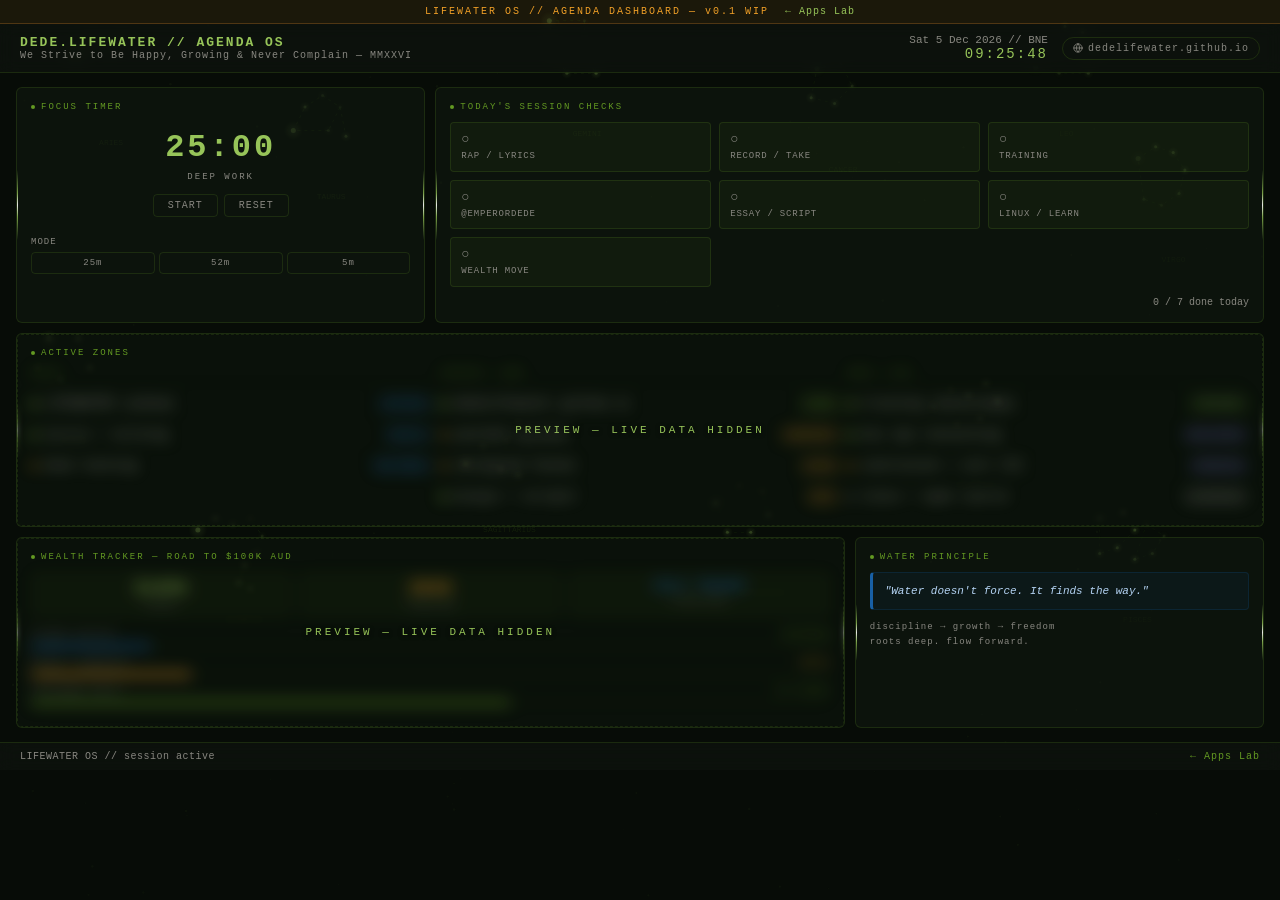
<file: lifewater-os.html>
<!DOCTYPE html>
<html lang="en">
<head>
<meta charset="UTF-8">
<meta name="viewport" content="width=device-width, initial-scale=1.0">
<title>Lifewater OS — DeDe Lifewater</title>
<meta name="description" content="Lifewater OS — personal agenda dashboard. Focus timer, session checks, project tracker. Built via Claude AI sessions." />
<style>
:root {
  --dede-dark: rgba(10,15,10,0.25);
  --dede-surface: rgba(17,23,17,0.55);
  --dede-card: rgba(22,30,22,0.45);
  --dede-border: rgba(99,153,34,0.18);
  --dede-green: #639922;
  --dede-green-bright: #97c459;
  --dede-green-dim: #3B6D11;
  --dede-water: #185FA5;
  --dede-water-dim: #0C447C;
  --dede-text: #d3d1c7;
  --dede-muted: #888780;
  --dede-amber: #EF9F27;
}
* { box-sizing: border-box; margin: 0; padding: 0; }
body {
  background: #070c07;
  color: var(--dede-text);
  font-family: 'Courier New', monospace;
  min-height: 100vh;
}
.os-header {
  background: rgba(17,23,17,0.55);
  backdrop-filter: blur(8px);
  border-bottom: 1px solid var(--dede-border);
  padding: 10px 20px;
  display: flex;
  align-items: center;
  justify-content: space-between;
}
.logo-wrap {
  display: flex;
  align-items: center;
  gap: 16px;
}
.os-logo { font-size: 13px; font-weight: bold; color: var(--dede-green-bright); letter-spacing: 2px; }
.os-sub { font-size: 10px; color: var(--dede-muted); letter-spacing: 1px; }
.os-date { font-size: 11px; color: var(--dede-muted); text-align: right; }
.main-grid {
  display: grid;
  grid-template-columns: 1fr 1fr 1fr;
  gap: 10px;
  padding: 14px 16px;
}
.card {
  background: var(--dede-card);
  border: 1px solid var(--dede-border);
  border-radius: 6px;
  padding: 14px;
}
.card-wide { grid-column: span 2; }
.card-full { grid-column: span 3; }
.card-label {
  font-size: 9px;
  letter-spacing: 2px;
  color: var(--dede-green);
  text-transform: uppercase;
  margin-bottom: 10px;
  display: flex;
  align-items: center;
  gap: 6px;
}
.card-label::before {
  content: '';
  display: inline-block;
  width: 4px;
  height: 4px;
  background: var(--dede-green);
  border-radius: 50%;
}
.card-label.blue { color: #378ADD; }
.card-label.blue::before { background: #378ADD; }
.project-row {
  display: flex;
  align-items: center;
  justify-content: space-between;
  padding: 7px 0;
  border-bottom: 1px solid rgba(99,153,34,0.08);
  cursor: pointer;
  transition: all 0.1s;
}
.project-row:last-child { border-bottom: none; }
.project-row:hover { padding-left: 4px; }
.project-name { font-size: 12px; color: var(--dede-text); letter-spacing: 0.5px; }
.project-tag {
  font-size: 9px;
  padding: 2px 7px;
  border-radius: 10px;
  letter-spacing: 1px;
}
.tag-music { background: rgba(24,95,165,0.2); color: #378ADD; border: 1px solid rgba(24,95,165,0.3); }
.tag-web { background: rgba(99,153,34,0.2); color: var(--dede-green-bright); border: 1px solid var(--dede-border); }
.tag-content { background: rgba(239,159,39,0.15); color: var(--dede-amber); border: 1px solid rgba(239,159,39,0.25); }
.tag-body { background: rgba(59,109,17,0.25); color: #c0dd97; border: 1px solid rgba(99,153,34,0.2); }
.tag-biz { background: rgba(83,74,183,0.2); color: #AFA9EC; border: 1px solid rgba(83,74,183,0.25); }
.tag-linux { background: rgba(136,135,128,0.2); color: #b4b2a9; border: 1px solid rgba(136,135,128,0.2); }
.status-dot { width: 6px; height: 6px; border-radius: 50%; margin-right: 8px; flex-shrink: 0; }
.dot-active { background: var(--dede-green-bright); box-shadow: 0 0 4px var(--dede-green); }
.dot-slow { background: var(--dede-amber); }
.dot-seed { background: var(--dede-muted); }
.session-block {
  display: grid;
  grid-template-columns: 1fr 1fr 1fr;
  gap: 8px;
  margin-bottom: 10px;
}
.session-cell {
  background: rgba(99,153,34,0.06);
  border: 1px solid var(--dede-border);
  border-radius: 4px;
  padding: 8px 10px;
  cursor: pointer;
  transition: all 0.15s;
}
.session-cell:hover, .session-cell.done {
  background: rgba(99,153,34,0.15);
  border-color: var(--dede-green);
}
.session-cell.done .check-icon { color: var(--dede-green-bright); }
.session-cell.done .s-label { color: var(--dede-text); }
.check-icon { font-size: 14px; color: var(--dede-muted); margin-bottom: 3px; }
.s-label { font-size: 9px; color: var(--dede-muted); letter-spacing: 0.8px; line-height: 1.4; }
.stat-row { display: flex; gap: 8px; margin-bottom: 12px; }
.stat-pill {
  background: rgba(99,153,34,0.08);
  border: 1px solid var(--dede-border);
  border-radius: 4px;
  padding: 6px 10px;
  text-align: center;
  flex: 1;
}
.stat-pill.blue-pill { background: rgba(24,95,165,0.08); border-color: rgba(24,95,165,0.2); }
.stat-val { font-size: 18px; font-weight: bold; color: var(--dede-green-bright); line-height: 1; }
.stat-key { font-size: 9px; color: var(--dede-muted); margin-top: 3px; letter-spacing: 0.8px; }
.mantra-box {
  background: rgba(24,95,165,0.08);
  border: 1px solid rgba(24,95,165,0.2);
  border-left: 3px solid var(--dede-water);
  border-radius: 4px;
  padding: 10px 12px;
  font-size: 11px;
  color: #B5D4F4;
  font-style: italic;
  line-height: 1.5;
  margin-top: 8px;
}
.add-btn {
  background: transparent;
  border: 1px dashed var(--dede-border);
  color: var(--dede-muted);
  padding: 6px 12px;
  border-radius: 4px;
  font-size: 10px;
  font-family: 'Courier New', monospace;
  cursor: pointer;
  width: 100%;
  margin-top: 8px;
  letter-spacing: 1px;
  transition: all 0.15s;
}
.add-btn:hover { border-color: var(--dede-green); color: var(--dede-green-bright); }
.focus-timer { text-align: center; padding: 10px 0; }
.timer-display { font-size: 32px; font-weight: bold; color: var(--dede-green-bright); letter-spacing: 3px; line-height: 1; margin-bottom: 8px; }
.timer-label { font-size: 9px; color: var(--dede-muted); letter-spacing: 2px; margin-bottom: 12px; }
.timer-btns { display: flex; gap: 6px; justify-content: center; }
.t-btn {
  background: transparent;
  border: 1px solid var(--dede-border);
  color: var(--dede-muted);
  padding: 5px 14px;
  border-radius: 4px;
  font-size: 10px;
  font-family: 'Courier New', monospace;
  cursor: pointer;
  letter-spacing: 1px;
  transition: all 0.15s;
}
.t-btn:hover { border-color: var(--dede-green); color: var(--dede-green-bright); }
.t-btn.running { border-color: var(--dede-green); color: var(--dede-green-bright); background: rgba(99,153,34,0.1); }
.os-footer {
  background: rgba(17,23,17,0.55);
  backdrop-filter: blur(8px);
  border-top: 1px solid var(--dede-border);
  padding: 8px 20px;
  display: flex;
  justify-content: space-between;
  align-items: center;
}
.footer-msg { font-size: 10px; color: var(--dede-muted); letter-spacing: 0.5px; }
.footer-link { font-size: 10px; color: var(--dede-green); cursor: pointer; letter-spacing: 1px; text-decoration: none; }
.footer-link:hover { color: var(--dede-green-bright); }
.preview-lock { position: relative; overflow: hidden; }
.preview-lock > .preview-locked-content {
  filter: blur(8px);
  pointer-events: none;
  user-select: none;
  opacity: 0.6;
}
.preview-lock::after {
  content: "PREVIEW — LIVE DATA HIDDEN";
  position: absolute;
  inset: 0;
  display: flex;
  align-items: center;
  justify-content: center;
  font-family: 'Courier New', monospace;
  font-size: 11px;
  letter-spacing: 3px;
  color: var(--dede-green-bright);
  background: rgba(10,15,10,0.35);
  backdrop-filter: blur(2px);
  border: 1px dashed var(--dede-border);
  border-radius: 4px;
  pointer-events: none;
  text-shadow: 0 1px 4px rgba(0,0,0,0.6);
}
.wip-banner {
  background: rgba(200,124,42,0.1);
  border-bottom: 1px solid rgba(200,124,42,0.3);
  color: #ef9f27;
  font-family: 'Courier New', monospace;
  font-size: 10px;
  letter-spacing: 2px;
  text-align: center;
  padding: 6px 12px;
}
.wip-banner a {
  color: var(--dede-green-bright);
  text-decoration: none;
  margin-left: 8px;
  letter-spacing: 1px;
}
.wip-banner a:hover { color: #fff; }
.pl-bar-wrap { margin: 8px 0; }
.pl-bar-label { display: flex; justify-content: space-between; font-size: 10px; color: var(--dede-muted); margin-bottom: 4px; }
.pl-bar-track { background: rgba(99,153,34,0.08); border-radius: 2px; height: 5px; }
.pl-bar-fill { background: var(--dede-green); height: 5px; border-radius: 2px; transition: width 0.4s ease; }
.pl-bar-fill.water { background: var(--dede-water); }
.pl-bar-fill.amber { background: var(--dede-amber); }
.stripe-card {
  background: rgba(24,95,165,0.06);
  border: 1px solid rgba(24,95,165,0.2);
  border-radius: 6px;
  padding: 14px;
}
.session-cell.preview-disabled { cursor: default; opacity: 0.7; }
.session-cell.preview-disabled:hover { background: rgba(99,153,34,0.06); border-color: var(--dede-border); }
.t-btn[disabled] { opacity: 0.55; cursor: not-allowed; }
.t-btn[disabled]:hover { background: transparent; border-color: var(--dede-border); color: var(--dede-muted); }

/* ── LIGHT BEAM BORDER ANIMATION ── */
@property --beam-angle {
  syntax: '<angle>';
  initial-value: 0deg;
  inherits: false;
}
@keyframes beamSpin {
  0%   { --beam-angle: 0deg; }
  100% { --beam-angle: 360deg; }
}
.card, .stripe-card {
  position: relative;
  overflow: hidden;
}
.card::before, .stripe-card::before {
  content: '';
  position: absolute;
  inset: 0;
  border-radius: inherit;
  padding: 1px;
  background: linear-gradient(
    var(--beam-angle, 0deg),
    transparent 0%, transparent 35%,
    rgba(151,196,89,0.8) 45%, rgba(255,255,255,0.9) 50%, rgba(151,196,89,0.8) 55%,
    transparent 65%, transparent 100%
  );
  -webkit-mask: linear-gradient(#fff 0 0) content-box, linear-gradient(#fff 0 0);
  -webkit-mask-composite: xor;
  mask-composite: exclude;
  animation: beamSpin 8s linear infinite;
  pointer-events: none;
  z-index: 0;
}
.card > *, .stripe-card > * {
  position: relative;
  z-index: 1;
}
@property --beam-angle-blue {
  syntax: '<angle>';
  initial-value: 0deg;
  inherits: false;
}
@keyframes beamSpinBlue {
  0%   { --beam-angle: 0deg; }
  100% { --beam-angle: 360deg; }
}
.stripe-card::before {
  background: linear-gradient(
    var(--beam-angle, 0deg),
    transparent 0%, transparent 35%,
    rgba(24,95,165,0.7) 45%, rgba(181,212,244,0.9) 50%, rgba(24,95,165,0.7) 55%,
    transparent 65%, transparent 100%
  );
  animation: beamSpinBlue 10s linear infinite;
}

@media (max-width: 700px) {
  .main-grid { grid-template-columns: 1fr; }
  .card-wide, .card-full { grid-column: span 1; }
  .session-block { grid-template-columns: 1fr 1fr; }
}
</style>
</head>
<body>
<div class="wip-banner">
  LIFEWATER OS // AGENDA DASHBOARD — v0.1 WIP
  <a href="wip.html">← Apps Lab</a>
</div>

<canvas id="zodiacCanvas" style="position:fixed;top:0;left:0;width:100%;height:100%;pointer-events:none;z-index:0;opacity:0.35;"></canvas>

<div style="position:relative;z-index:1;">
<div class="os-header">
  <div class="logo-wrap">
    <div>
      <div class="os-logo">DEDE.LIFEWATER // AGENDA OS</div>
      <div class="os-sub">We Strive to Be Happy, Growing &amp; Never Complain — MMXXVI</div>
    </div>
  </div>
  <div style="display:flex;align-items:center;gap:14px;">
    <div class="os-date" id="headerDate"></div>
    <a href="index.html" title="main site" style="
      display:flex;align-items:center;gap:5px;
      text-decoration:none;
      color:var(--dede-muted);
      font-size:10px;
      letter-spacing:1px;
      border: 1px solid rgba(99,153,34,0.2);
      padding:5px 10px;
      border-radius:20px;
      transition:all 0.15s;
      white-space:nowrap;
    " onmouseover="this.style.color='var(--dede-green-bright)';this.style.borderColor='var(--dede-green)';this.style.background='rgba(99,153,34,0.08)'" onmouseout="this.style.color='var(--dede-muted)';this.style.borderColor='rgba(99,153,34,0.2)';this.style.background='transparent'">
      <svg width="10" height="10" viewBox="0 0 24 24" fill="none" stroke="currentColor" stroke-width="2" stroke-linecap="round" stroke-linejoin="round"><circle cx="12" cy="12" r="10"/><line x1="2" y1="12" x2="22" y2="12"/><path d="M12 2a15.3 15.3 0 0 1 4 10 15.3 15.3 0 0 1-4 10 15.3 15.3 0 0 1-4-10 15.3 15.3 0 0 1 4-10z"/></svg>
      dedelifewater.github.io
    </a>
  </div>
</div>

<div id="zone-overview">
  <div class="main-grid">
    <div class="card">
      <div class="card-label">focus timer</div>
      <div class="focus-timer">
        <div class="timer-display" id="timerDisplay">25:00</div>
        <div class="timer-label" id="timerLabel">DEEP WORK</div>
        <div class="timer-btns">
          <button class="t-btn" id="timerBtn" onclick="toggleTimer()">START</button>
          <button class="t-btn" onclick="resetTimer()">RESET</button>
        </div>
      </div>
      <div style="margin-top:10px;">
        <div style="font-size:9px;color:var(--dede-muted);letter-spacing:1px;margin-bottom:5px;">MODE</div>
        <div style="display:flex;gap:4px;">
          <button class="t-btn" style="flex:1;font-size:9px;" onclick="setMode(25,'DEEP WORK')">25m</button>
          <button class="t-btn" style="flex:1;font-size:9px;" onclick="setMode(52,'FLOW STATE')">52m</button>
          <button class="t-btn" style="flex:1;font-size:9px;" onclick="setMode(5,'BREAK')">5m</button>
        </div>
      </div>
    </div>

    <div class="card card-wide">
      <div class="card-label">today's session checks</div>
      <div class="session-block">
        <div class="session-cell" id="sc-rap" onclick="toggleCheck(this,'ci-rap')"><div class="check-icon" id="ci-rap">○</div><div class="s-label">RAP / LYRICS</div></div>
        <div class="session-cell" id="sc-record" onclick="toggleCheck(this,'ci-record')"><div class="check-icon" id="ci-record">○</div><div class="s-label">RECORD / TAKE</div></div>
        <div class="session-cell" id="sc-train" onclick="toggleCheck(this,'ci-train')"><div class="check-icon" id="ci-train">○</div><div class="s-label">TRAINING</div></div>
        <div class="session-cell" id="sc-ig" onclick="toggleCheck(this,'ci-ig')"><div class="check-icon" id="ci-ig">○</div><div class="s-label">@EMPERORDEDE</div></div>
        <div class="session-cell" id="sc-essay" onclick="toggleCheck(this,'ci-essay')"><div class="check-icon" id="ci-essay">○</div><div class="s-label">ESSAY / SCRIPT</div></div>
        <div class="session-cell" id="sc-learn" onclick="toggleCheck(this,'ci-learn')"><div class="check-icon" id="ci-learn">○</div><div class="s-label">LINUX / LEARN</div></div>
        <div class="session-cell" id="sc-money" onclick="toggleCheck(this,'ci-money')"><div class="check-icon" id="ci-money">○</div><div class="s-label">WEALTH MOVE</div></div>
      </div>
      <div style="font-size:10px;color:var(--dede-muted);text-align:right;" id="checkCount">0 / 7 done today</div>
    </div>

    <div class="card card-full preview-lock">
      <div class="card-label">active zones</div>
      <div class="preview-locked-content" style="display:grid;grid-template-columns:1fr 1fr 1fr;gap:8px;">
        <div>
          <div style="font-size:9px;color:var(--dede-green);letter-spacing:1px;margin-bottom:6px;padding-bottom:4px;border-bottom: 1px solid var(--dede-border);">MUSIC</div>
          <div class="project-row"><div style="display:flex;align-items:center;"><div class="status-dot dot-active"></div><div class="project-name">LIFEWATER (album)</div></div><div class="project-tag tag-music">ACTIVE</div></div>
          <div class="project-row"><div style="display:flex;align-items:center;"><div class="status-dot dot-active"></div><div class="project-name">lyrics / writing</div></div><div class="project-tag tag-music">DAILY</div></div>
          <div class="project-row"><div style="display:flex;align-items:center;"><div class="status-dot dot-slow"></div><div class="project-name">beat hunting</div></div><div class="project-tag tag-music">NO PROD</div></div>
        </div>
        <div>
          <div style="font-size:9px;color:var(--dede-green);letter-spacing:1px;margin-bottom:6px;padding-bottom:4px;border-bottom: 1px solid var(--dede-border);">CONTENT + WEB</div>
          <div class="project-row"><div style="display:flex;align-items:center;"><div class="status-dot dot-active"></div><div class="project-name">dedelifewater.github.io</div></div><div class="project-tag tag-web">LIVE</div></div>
          <div class="project-row"><div style="display:flex;align-items:center;"><div class="status-dot dot-slow"></div><div class="project-name">youtube uploads</div></div><div class="project-tag tag-content">GROWING</div></div>
          <div class="project-row"><div style="display:flex;align-items:center;"><div class="status-dot dot-slow"></div><div class="project-name">instagram funnel</div></div><div class="project-tag tag-content">SLOW</div></div>
          <div class="project-row"><div style="display:flex;align-items:center;"><div class="status-dot dot-active"></div><div class="project-name">essays + scripts</div></div><div class="project-tag tag-content">WIP</div></div>
        </div>
        <div>
          <div style="font-size:9px;color:var(--dede-green);letter-spacing:1px;margin-bottom:6px;padding-bottom:4px;border-bottom: 1px solid var(--dede-border);">BODY + BIZ</div>
          <div class="project-row"><div style="display:flex;align-items:center;"><div class="status-dot dot-active"></div><div class="project-name">training (boostcamp)</div></div><div class="project-tag tag-body">TRACKED</div></div>
          <div class="project-row"><div style="display:flex;align-items:center;"><div class="status-dot dot-active"></div><div class="project-name">biz ops consulting</div></div><div class="project-tag tag-biz">BUILDING</div></div>
          <div class="project-row"><div style="display:flex;align-items:center;"><div class="status-dot dot-slow"></div><div class="project-name">centrelink + cert III</div></div><div class="project-tag tag-biz">PENDING</div></div>
          <div class="project-row"><div style="display:flex;align-items:center;"><div class="status-dot dot-seed"></div><div class="project-name">linux + open source</div></div><div class="project-tag tag-linux">LEARNING</div></div>
        </div>
      </div>
    </div>

    <div class="card card-wide preview-lock">
      <div class="card-label">wealth tracker — road to $100k AUD</div>
      <div class="preview-locked-content">
        <div class="stat-row">
          <div class="stat-pill"><div class="stat-val">$100k</div><div class="stat-key">TARGET</div></div>
          <div class="stat-pill"><div class="stat-val" style="color:var(--dede-amber);">2026</div><div class="stat-key">TIMELINE</div></div>
          <div class="stat-pill"><div class="stat-val" style="color:var(--dede-water);font-size:14px;">SOLE TRADER</div><div class="stat-key">STRUCTURE</div></div>
        </div>
        <div class="pl-bar-wrap"><div class="pl-bar-label"><span>income sources</span><span style="color:var(--dede-green);">building</span></div><div class="pl-bar-track"><div class="pl-bar-fill water" style="width:15%"></div></div></div>
        <div class="pl-bar-wrap"><div class="pl-bar-label"><span>brand + audience</span><span style="color:var(--dede-amber);">early</span></div><div class="pl-bar-track"><div class="pl-bar-fill amber" style="width:20%"></div></div></div>
        <div class="pl-bar-wrap"><div class="pl-bar-label"><span>catalogue built</span><span style="color:var(--dede-green);">11 tracks</span></div><div class="pl-bar-track"><div class="pl-bar-fill" style="width:60%"></div></div></div>
      </div>
    </div>

    <div class="card">
      <div class="card-label">water principle</div>
      <div class="mantra-box">"Water doesn't force. It finds the way."</div>
      <div style="margin-top:10px;font-size:9px;color:var(--dede-muted);letter-spacing:1px;line-height:1.6;">discipline → growth → freedom<br>roots deep. flow forward.</div>
    </div>
  </div>
</div>

<div class="os-footer">
  <div class="footer-msg" id="footerStatus">LIFEWATER OS // session active</div>
  <a class="footer-link" href="wip.html">← Apps Lab</a>
</div>
</div>

<script>
// Brisbane clock
function updateBrisbaneClock() {
  const now = new Date();
  const brisbane = new Date(now.toLocaleString('en-US', {timeZone: 'Australia/Brisbane'}));
  const days = ['Sun','Mon','Tue','Wed','Thu','Fri','Sat'];
  const months = ['Jan','Feb','Mar','Apr','May','Jun','Jul','Aug','Sep','Oct','Nov','Dec'];
  const h = brisbane.getHours().toString().padStart(2,'0');
  const m = brisbane.getMinutes().toString().padStart(2,'0');
  const s = brisbane.getSeconds().toString().padStart(2,'0');
  document.getElementById('headerDate').innerHTML =
    days[brisbane.getDay()] + ' ' + brisbane.getDate() + ' ' + months[brisbane.getMonth()] + ' ' + brisbane.getFullYear() + ' // BNE<br>' +
    '<span style="font-size:14px;color:var(--dede-green-bright);letter-spacing:2px;">' + h + ':' + m + ':' + s + '</span>';
}
updateBrisbaneClock();
setInterval(updateBrisbaneClock, 1000);

// Focus timer
let timerInterval = null, timerRunning = false, timerSeconds = 25 * 60, timerMode = 'DEEP WORK';
function updateTimerDisplay() {
  const m = Math.floor(timerSeconds / 60).toString().padStart(2,'0');
  const s = (timerSeconds % 60).toString().padStart(2,'0');
  document.getElementById('timerDisplay').textContent = m + ':' + s;
  document.getElementById('timerLabel').textContent = timerMode;
}
function toggleTimer() {
  const btn = document.getElementById('timerBtn');
  if (!timerRunning) {
    timerRunning = true;
    btn.textContent = 'PAUSE';
    btn.classList.add('running');
    timerInterval = setInterval(() => {
      if (timerSeconds > 0) { timerSeconds--; updateTimerDisplay(); }
      else { clearInterval(timerInterval); timerRunning = false; btn.textContent = 'START'; btn.classList.remove('running'); }
    }, 1000);
  } else {
    timerRunning = false;
    clearInterval(timerInterval);
    btn.textContent = 'RESUME';
    btn.classList.remove('running');
  }
}
function resetTimer() {
  clearInterval(timerInterval);
  timerRunning = false;
  const btn = document.getElementById('timerBtn');
  btn.textContent = 'START';
  btn.classList.remove('running');
  const modeMap = {'DEEP WORK':25,'FLOW STATE':52,'BREAK':5};
  timerSeconds = (modeMap[timerMode] || 25) * 60;
  updateTimerDisplay();
}
function setMode(mins, label) {
  timerMode = label;
  timerSeconds = mins * 60;
  clearInterval(timerInterval);
  timerRunning = false;
  const btn = document.getElementById('timerBtn');
  btn.textContent = 'START';
  btn.classList.remove('running');
  updateTimerDisplay();
}

// Session checks
let checksDone = 0;
function toggleCheck(cell, iconId) {
  const isDone = cell.classList.contains('done');
  cell.classList.toggle('done');
  document.getElementById(iconId).textContent = isDone ? '○' : '✓';
  checksDone += isDone ? -1 : 1;
  document.getElementById('checkCount').textContent = checksDone + ' / 7 done today';
}

// Zodiac ambient canvas
(function initZodiac() {
  const canvas = document.getElementById('zodiacCanvas');
  const ctx = canvas.getContext('2d');
  const ZODIACS = [
    { name:'Aries', stars:[[0.1,0.3],[0.25,0.2],[0.4,0.25],[0.5,0.15]], lines:[[0,1],[1,2],[2,3]] },
    { name:'Taurus', stars:[[0.1,0.5],[0.2,0.3],[0.35,0.2],[0.5,0.3],[0.4,0.5],[0.55,0.55]], lines:[[0,1],[1,2],[2,3],[3,4],[4,0],[3,5]] },
    { name:'Gemini', stars:[[0.1,0.1],[0.15,0.4],[0.4,0.1],[0.4,0.4],[0.25,0.55],[0.5,0.55]], lines:[[0,1],[2,3],[0,2],[1,4],[3,5],[4,5]] },
    { name:'Cancer', stars:[[0.2,0.2],[0.4,0.15],[0.5,0.35],[0.35,0.5],[0.15,0.45]], lines:[[0,1],[1,2],[2,3],[3,4],[4,0]] },
    { name:'Leo', stars:[[0.1,0.5],[0.2,0.3],[0.35,0.15],[0.5,0.2],[0.6,0.35],[0.55,0.55],[0.3,0.55]], lines:[[0,1],[1,2],[2,3],[3,4],[4,5],[5,6],[6,0],[1,6]] },
    { name:'Virgo', stars:[[0.1,0.2],[0.25,0.1],[0.4,0.15],[0.5,0.3],[0.45,0.5],[0.3,0.6],[0.15,0.55]], lines:[[0,1],[1,2],[2,3],[3,4],[4,5],[5,6],[6,0]] },
    { name:'Libra', stars:[[0.2,0.2],[0.45,0.2],[0.55,0.45],[0.3,0.55],[0.1,0.45]], lines:[[0,1],[1,2],[2,3],[3,4],[4,0],[0,3]] },
    { name:'Scorpio', stars:[[0.05,0.3],[0.2,0.2],[0.35,0.25],[0.5,0.2],[0.6,0.35],[0.55,0.5],[0.45,0.6],[0.4,0.75],[0.5,0.8]], lines:[[0,1],[1,2],[2,3],[3,4],[4,5],[5,6],[6,7],[7,8]] },
    { name:'Sagittarius', stars:[[0.15,0.5],[0.3,0.35],[0.5,0.3],[0.6,0.15],[0.45,0.55],[0.6,0.6]], lines:[[0,1],[1,2],[2,3],[2,4],[4,5],[5,3]] },
    { name:'Capricorn', stars:[[0.1,0.3],[0.3,0.15],[0.5,0.2],[0.55,0.4],[0.4,0.55],[0.2,0.55]], lines:[[0,1],[1,2],[2,3],[3,4],[4,5],[5,0]] },
    { name:'Aquarius', stars:[[0.1,0.4],[0.25,0.25],[0.4,0.3],[0.55,0.2],[0.65,0.35],[0.5,0.5],[0.3,0.55]], lines:[[0,1],[1,2],[2,3],[3,4],[4,5],[5,6],[6,2]] },
    { name:'Pisces', stars:[[0.1,0.2],[0.3,0.15],[0.4,0.3],[0.25,0.45],[0.1,0.5],[0.5,0.25],[0.65,0.35],[0.55,0.5],[0.4,0.55]], lines:[[0,1],[1,2],[2,3],[3,4],[4,0],[5,6],[6,7],[7,8],[8,5],[2,5]] },
  ];
  const POSITIONS = [
    [0.05,0.02],[0.22,0.08],[0.42,0.01],[0.62,0.05],[0.80,0.01],[0.88,0.15],
    [0.02,0.35],[0.15,0.55],[0.35,0.45],[0.55,0.52],[0.72,0.40],[0.85,0.55]
  ];
  let W, H, stars = [], frame = 0;
  function resize() {
    W = canvas.width = window.innerWidth;
    H = canvas.height = window.innerHeight;
    stars = [];
    for (let i = 0; i < 180; i++) {
      stars.push({ x: Math.random()*W, y: Math.random()*H, r: Math.random()*1.2+0.2, a: Math.random(), speed: Math.random()*0.003+0.001 });
    }
  }
  function draw() {
    ctx.clearRect(0,0,W,H);
    frame++;
    stars.forEach(s => {
      s.a = 0.2 + 0.5 * Math.abs(Math.sin(frame * s.speed));
      ctx.beginPath();
      ctx.arc(s.x, s.y, s.r, 0, Math.PI*2);
      ctx.fillStyle = `rgba(151,196,89,${s.a * 0.4})`;
      ctx.fill();
    });
    ZODIACS.forEach((z, i) => {
      const [px, py] = POSITIONS[i];
      const scale = Math.min(W, H) * 0.13;
      const ox = px * W, oy = py * H;
      const pulse = 0.6 + 0.15 * Math.sin(frame * 0.008 + i);
      ctx.strokeStyle = `rgba(59,109,17,${pulse * 0.7})`;
      ctx.lineWidth = 0.8;
      ctx.setLineDash([3,4]);
      z.lines.forEach(([a,b]) => {
        ctx.beginPath();
        ctx.moveTo(ox + z.stars[a][0]*scale, oy + z.stars[a][1]*scale);
        ctx.lineTo(ox + z.stars[b][0]*scale, oy + z.stars[b][1]*scale);
        ctx.stroke();
      });
      ctx.setLineDash([]);
      z.stars.forEach(([sx,sy], si) => {
        const cx = ox + sx*scale, cy = oy + sy*scale;
        const r = si===0 ? 2.5 : 1.5;
        const sp = 0.5 + 0.3 * Math.sin(frame * 0.012 + si + i);
        const g = ctx.createRadialGradient(cx,cy,0,cx,cy,r*4);
        g.addColorStop(0, `rgba(151,196,89,${sp*0.4})`);
        g.addColorStop(1, 'rgba(151,196,89,0)');
        ctx.beginPath(); ctx.arc(cx,cy,r*4,0,Math.PI*2); ctx.fillStyle=g; ctx.fill();
        ctx.beginPath(); ctx.arc(cx,cy,r,0,Math.PI*2); ctx.fillStyle=`rgba(151,196,89,${sp*0.9})`; ctx.fill();
      });
      ctx.fillStyle = `rgba(99,153,34,${pulse*0.5})`;
      ctx.font = '8px Courier New';
      ctx.fillText(z.name.toUpperCase(), ox + 0.3*scale, oy + scale + 10);
    });
    requestAnimationFrame(draw);
  }
  window.addEventListener('resize', resize);
  resize();
  draw();
})();
</script>
</body>
</html>
</file>
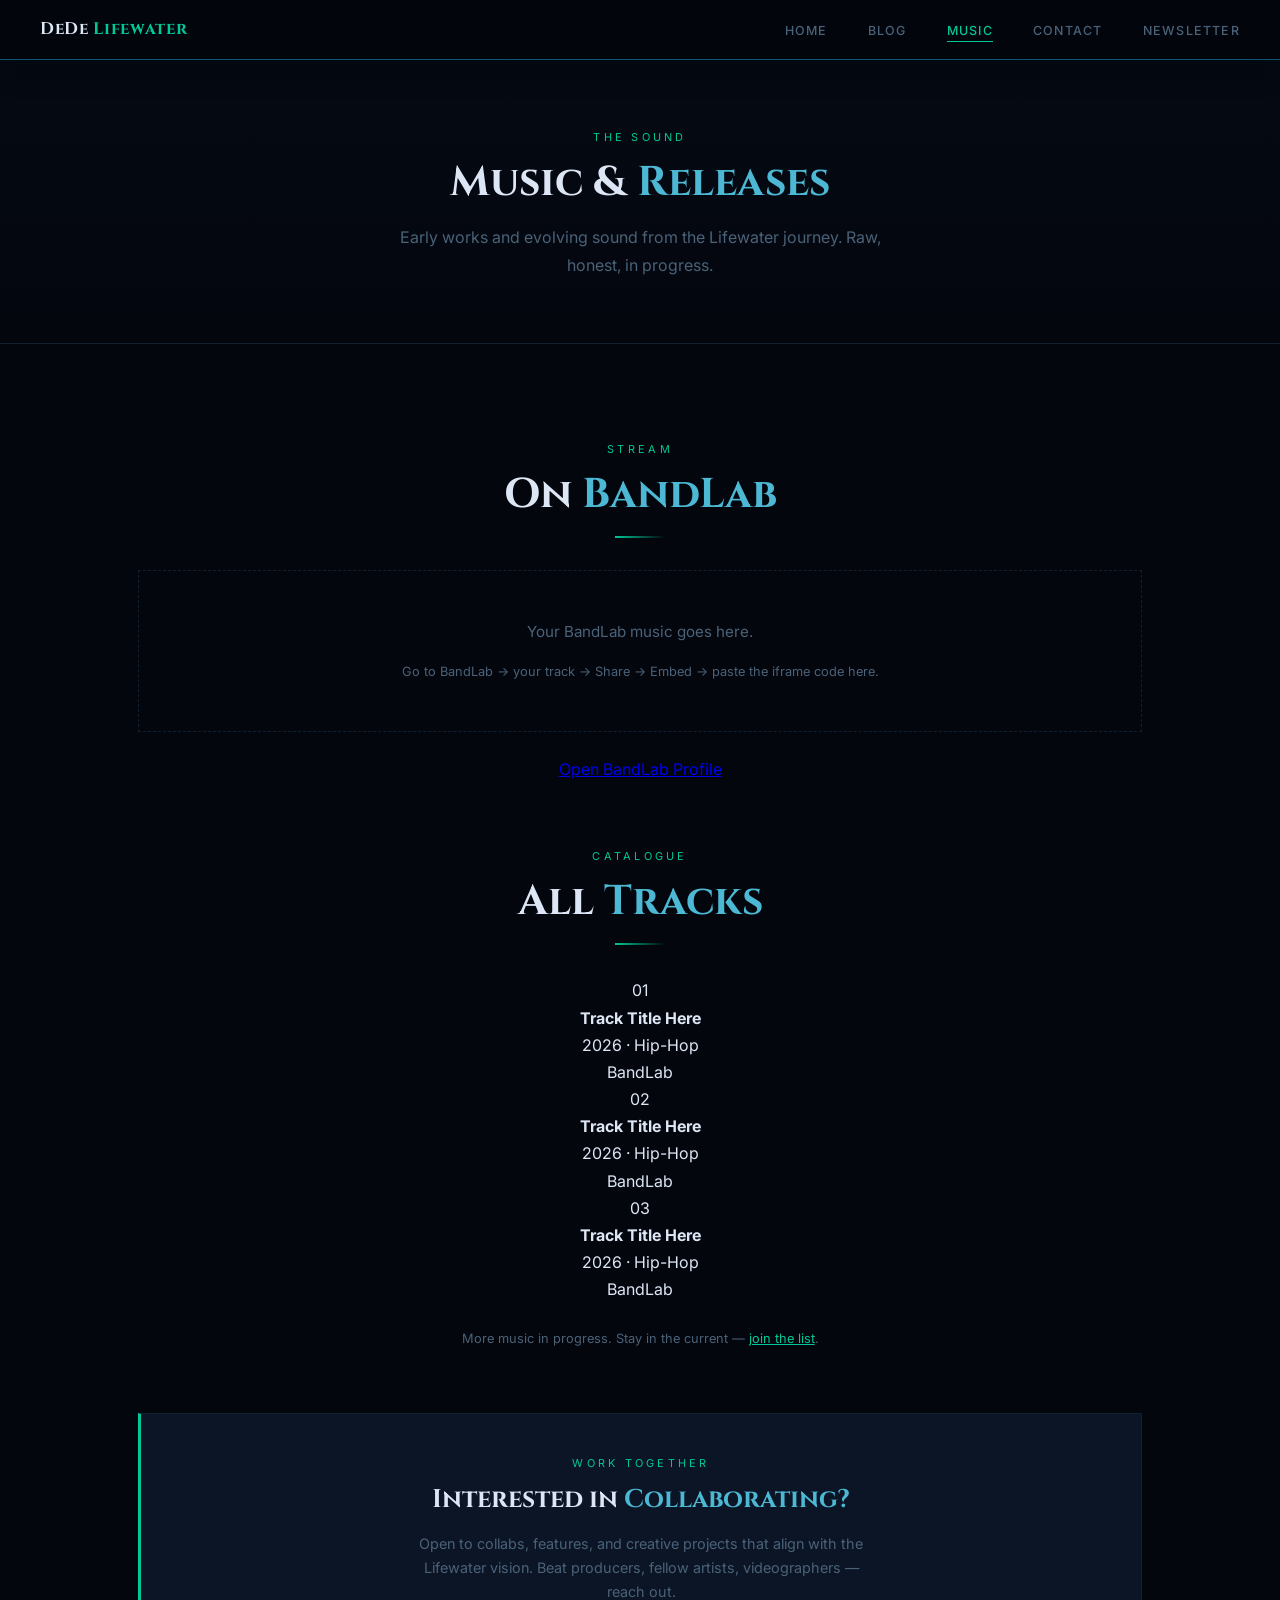
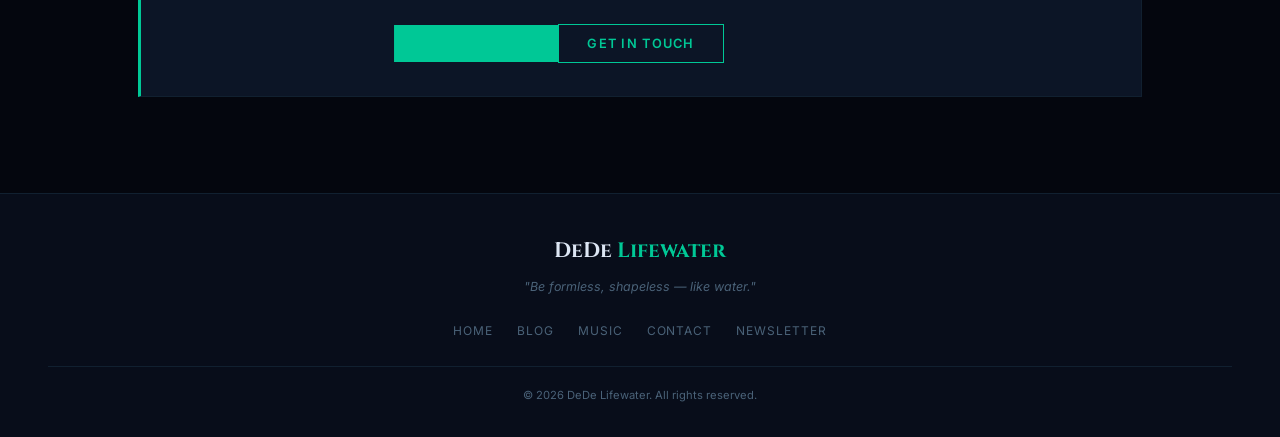
<file: music.html>
<!DOCTYPE html>
<html lang="en">
<head>
  <meta charset="UTF-8" />
  <meta name="viewport" content="width=device-width, initial-scale=1.0" />
  <title>Music — DeDe Lifewater</title>
  <meta name="description" content="Music from DeDe Lifewater — early works and evolving sound." />
  <link rel="stylesheet" href="css/style.css" />
</head>
<body>

  <nav>
    <a href="index.html" class="nav-logo">DeDe <span>Lifewater</span></a>
    <ul class="nav-links">
      <li><a href="index.html">Home</a></li>
      <li><a href="blog.html">Blog</a></li>
      <li><a href="music.html">Music</a></li>
      <li><a href="contact.html">Contact</a></li>
      <li><a href="newsletter.html">Newsletter</a></li>
    </ul>
    <button class="nav-toggle" aria-label="Toggle menu">
      <span></span><span></span><span></span>
    </button>
  </nav>

  <div class="page-hero">
    <p class="section-label">The Sound</p>
    <h1 class="section-title" style="max-width: 600px; margin: 0 auto 1rem;">Music &amp; <span>Releases</span></h1>
    <p style="color: var(--text-muted); max-width: 500px; margin: 0 auto;">
      Early works and evolving sound from the Lifewater journey. Raw, honest, in progress.
    </p>
  </div>

  <section>

    <!-- BANDLAB EMBED -->
    <div class="reveal">
      <p class="section-label">Stream</p>
      <h2 class="section-title">On <span>BandLab</span></h2>
      <div class="section-divider"></div>

      <div class="music-embed">
        <!--
          TO ADD YOUR BANDLAB EMBED:
          1. Go to your BandLab profile
          2. Click on a track → Share → Embed
          3. Copy the iframe code and replace the placeholder below
        -->
        <div style="color: var(--text-muted); padding: 3rem; border: 1px dashed var(--border); text-align: center;">
          <p style="margin-bottom: 1rem; font-size: 0.95rem;">Your BandLab music goes here.</p>
          <p style="font-size: 0.8rem; color: var(--text-muted);">
            Go to BandLab → your track → Share → Embed → paste the iframe code here.
          </p>
        </div>

        <div class="music-platforms" style="margin-top: 1.5rem;">
          <a href="https://www.bandlab.com/dedelifewater" class="platform-link" target="_blank">Open BandLab Profile</a>
        </div>
      </div>
    </div>

    <!-- TRACK LIST -->
    <div class="reveal" style="margin-top: 4rem;">
      <p class="section-label">Catalogue</p>
      <h2 class="section-title">All <span>Tracks</span></h2>
      <div class="section-divider"></div>

      <!-- Add your actual tracks below. Duplicate the .music-track block for each song. -->
      <div class="music-track">
        <span class="track-number">01</span>
        <div class="track-info">
          <h4>Track Title Here</h4>
          <span>2026 · Hip-Hop</span>
        </div>
        <span class="track-badge">BandLab</span>
      </div>

      <div class="music-track">
        <span class="track-number">02</span>
        <div class="track-info">
          <h4>Track Title Here</h4>
          <span>2026 · Hip-Hop</span>
        </div>
        <span class="track-badge">BandLab</span>
      </div>

      <div class="music-track">
        <span class="track-number">03</span>
        <div class="track-info">
          <h4>Track Title Here</h4>
          <span>2026 · Hip-Hop</span>
        </div>
        <span class="track-badge">BandLab</span>
      </div>

      <p style="color: var(--text-muted); font-size: 0.8rem; margin-top: 1.5rem; text-align: center;">
        More music in progress. Stay in the current — <a href="newsletter.html" style="color: var(--jade);">join the list</a>.
      </p>
    </div>

    <!-- COLLAB CTA -->
    <div class="reveal" style="margin-top: 4rem; padding: 2.5rem; background: var(--bg-card); border: 1px solid var(--border); border-left: 3px solid var(--jade); text-align: center;">
      <p class="section-label" style="text-align:center;">Work Together</p>
      <h2 class="section-title" style="font-size: 1.6rem; text-align:center;">Interested in <span>Collaborating?</span></h2>
      <p style="color: var(--text-muted); max-width: 450px; margin: 0 auto 1.5rem; font-size: 0.9rem;">
        Open to collabs, features, and creative projects that align with the Lifewater vision.
        Beat producers, fellow artists, videographers — reach out.
      </p>
      <a href="contact.html" class="btn-primary">Get in Touch</a>
    </div>

  </section>

  <footer>
    <div class="footer-logo">DeDe <span>Lifewater</span></div>
    <p class="footer-tagline">"Be formless, shapeless — like water."</p>
    <div class="footer-links">
      <a href="index.html">Home</a>
      <a href="blog.html">Blog</a>
      <a href="music.html">Music</a>
      <a href="contact.html">Contact</a>
      <a href="newsletter.html">Newsletter</a>
    </div>
    <div class="footer-bottom">&copy; 2026 DeDe Lifewater. All rights reserved.</div>
  </footer>

  <script src="js/main.js"></script>
</body>
</html>
</file>
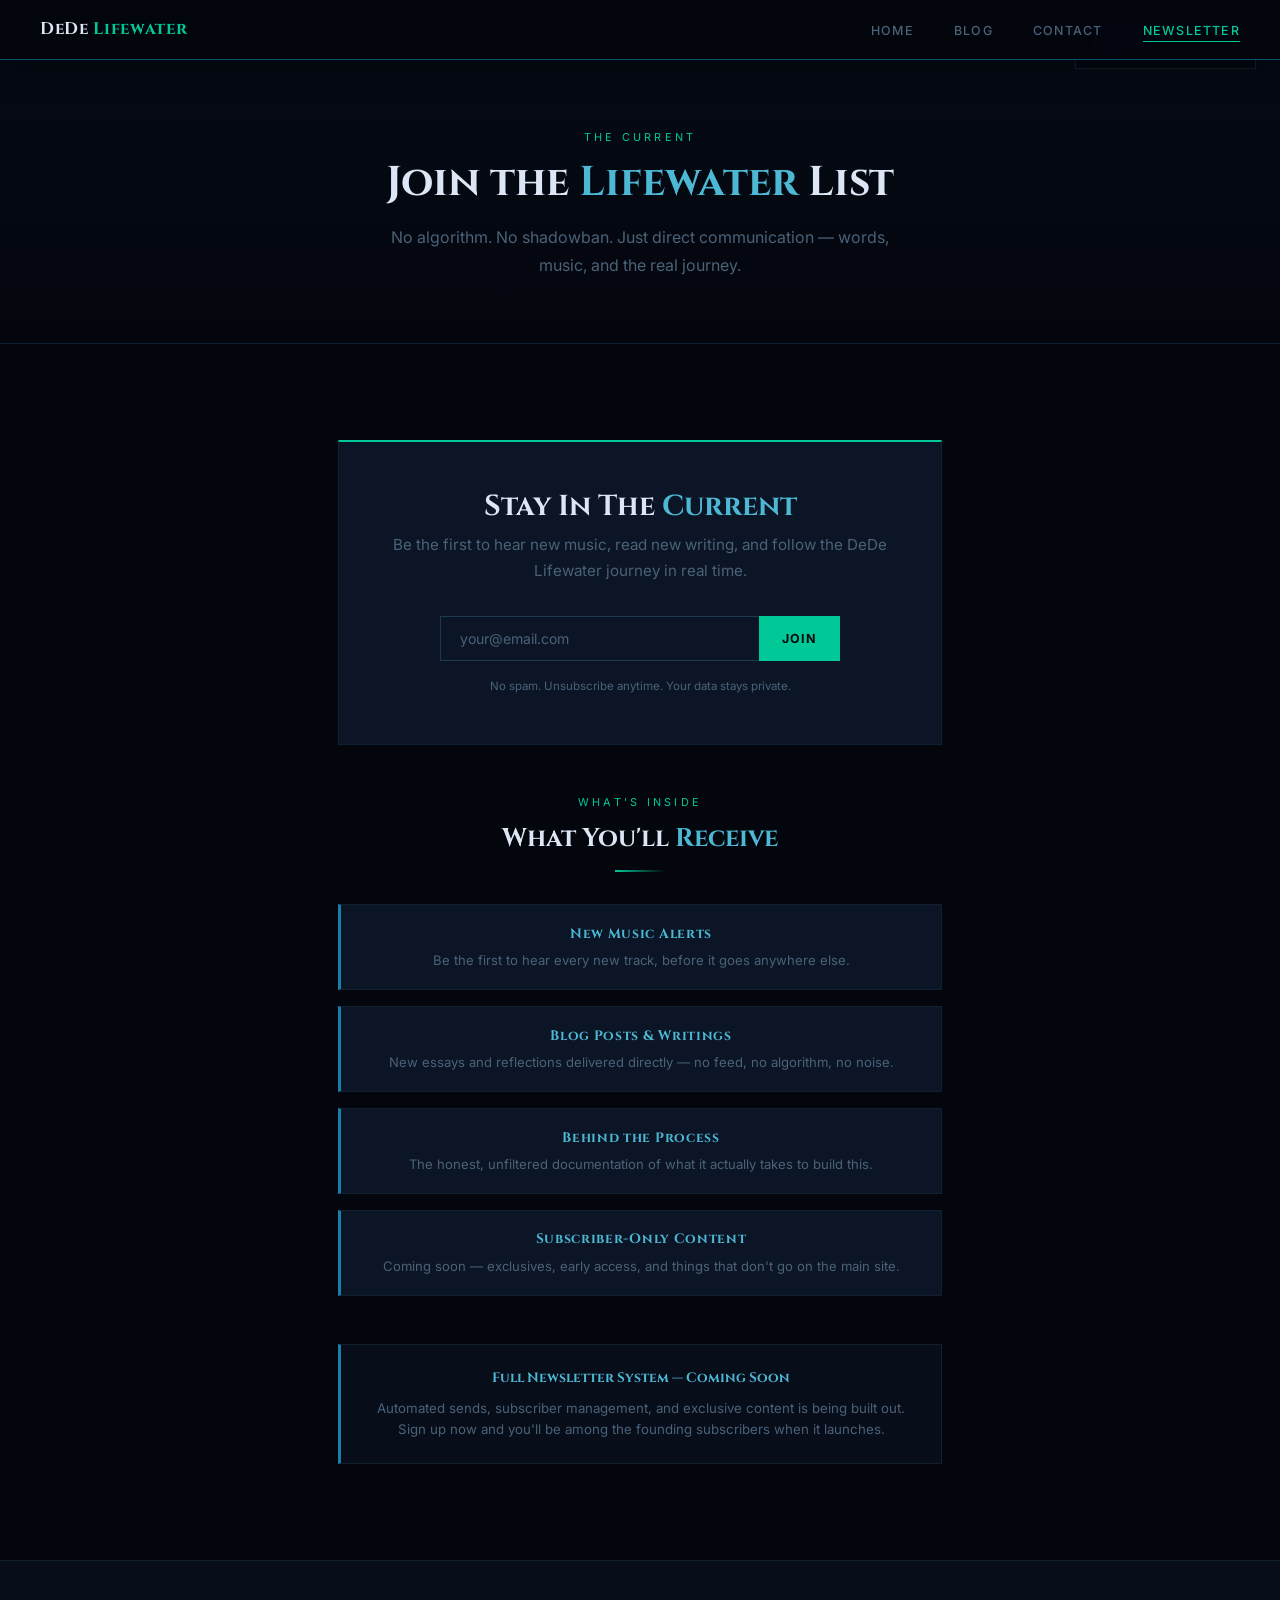
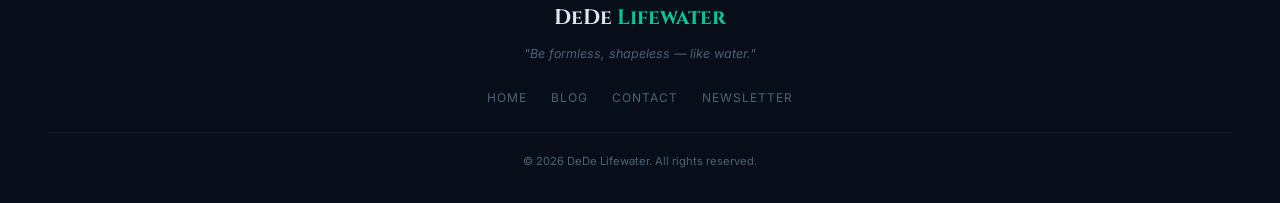
<file: newsletter.html>
<!DOCTYPE html>
<html lang="en">
<head>
  <meta charset="UTF-8" />
  <meta name="viewport" content="width=device-width, initial-scale=1.0" />
  <title>Newsletter — DeDe Lifewater</title>
  <meta name="description" content="Join the Lifewater newsletter — music drops, writings, and the honest journey." />
  <link rel="stylesheet" href="css/style.css" />
</head>
<body>
  <!-- NAV TRIGGER ZONE -->
  <div class="nav-trigger"></div>

  <!-- TOP NAV -->
  <nav>
    <a href="index.html" class="nav-logo">DeDe <span>Lifewater</span></a>
    <ul class="nav-links">
      <li><a href="index.html">Home</a></li>
      <li><a href="blog.html">Blog</a></li>
      <li><a href="contact.html">Contact</a></li>
      <li><a href="newsletter.html">Newsletter</a></li>
    </ul>
    <button class="nav-toggle" aria-label="Toggle menu">
      <span></span><span></span><span></span>
    </button>
  </nav>

  <!-- MOON TRACKER -->
  <div class="moon-tracker" id="moon-tracker">
    <span class="moon-emoji">🌕</span>
    <div class="moon-info">
      <span class="moon-phase-name">Loading…</span>
      <span class="moon-illumination"></span>
    </div>
  </div>
  </div>

  <div class="page-hero">
    <span class="section-label">The Current</span>
    <h1 class="section-title" style="max-width: 600px; margin: 0 auto 1rem;">Join the <span>Lifewater</span> List</h1>
    <p style="color: var(--text-muted); max-width: 500px; margin: 0 auto;">
      No algorithm. No shadowban. Just direct communication — words, music, and the real journey.
    </p>
  </div>

  <section style="max-width: 700px;">

    <div class="reveal" style="text-align: center;">
      <div style="padding: 3rem; background: var(--bg-card); border: 1px solid var(--border); border-top: 2px solid var(--jade); margin-bottom: 3rem;">
        <h2 class="section-title" style="font-size: 1.8rem; margin-bottom: 0.5rem;">Stay In The <span>Current</span></h2>
        <p style="color: var(--text-muted); margin-bottom: 2rem; font-size: 0.95rem;">
          Be the first to hear new music, read new writing, and follow the DeDe Lifewater journey in real time.
        </p>
        <form class="newsletter-form" style="max-width: 400px; margin: 0 auto;" onsubmit="return false;">
          <input type="email" placeholder="your@email.com" />
          <button type="submit">Join</button>
        </form>
        <p class="newsletter-note" style="margin-top: 1rem;">No spam. Unsubscribe anytime. Your data stays private.</p>
      </div>
    </div>

    <div class="reveal">
      <span class="section-label">What's Inside</span>
      <h2 class="section-title" style="font-size: 1.6rem;">What You'll <span>Receive</span></h2>
      <div class="section-divider"></div>

      <div style="display: flex; flex-direction: column; gap: 1rem; margin-top: 1rem;">
        <div class="pillar">
          <h4>New Music Alerts</h4>
          <p>Be the first to hear every new track, before it goes anywhere else.</p>
        </div>
        <div class="pillar">
          <h4>Blog Posts &amp; Writings</h4>
          <p>New essays and reflections delivered directly — no feed, no algorithm, no noise.</p>
        </div>
        <div class="pillar">
          <h4>Behind the Process</h4>
          <p>The honest, unfiltered documentation of what it actually takes to build this.</p>
        </div>
        <div class="pillar">
          <h4>Subscriber-Only Content</h4>
          <p>Coming soon — exclusives, early access, and things that don't go on the main site.</p>
        </div>
      </div>
    </div>

    <div class="reveal" style="margin-top: 3rem; padding: 1.4rem 1.8rem; background: var(--bg-secondary); border: 1px solid var(--border); border-left: 3px solid var(--ocean);">
      <h4 style="font-family: 'Cinzel', serif; font-size: 0.85rem; color: var(--ocean-light); margin-bottom: 0.5rem;">Full Newsletter System — Coming Soon</h4>
      <p style="color: var(--text-muted); font-size: 0.83rem; line-height: 1.6;">
        Automated sends, subscriber management, and exclusive content is being built out.
        Sign up now and you'll be among the founding subscribers when it launches.
      </p>
    </div>

  </section>

  <footer>
    <div class="footer-logo">DeDe <span>Lifewater</span></div>
    <p class="footer-tagline">"Be formless, shapeless — like water."</p>
    <div class="footer-links">
      <a href="index.html">Home</a>
      <a href="blog.html">Blog</a>
      <a href="contact.html">Contact</a>
      <a href="newsletter.html">Newsletter</a>
    </div>
    <div class="footer-bottom">&copy; 2026 DeDe Lifewater. All rights reserved.</div>
  </footer>

  <script src="js/main.js"></script>
</body>
</html>
</file>
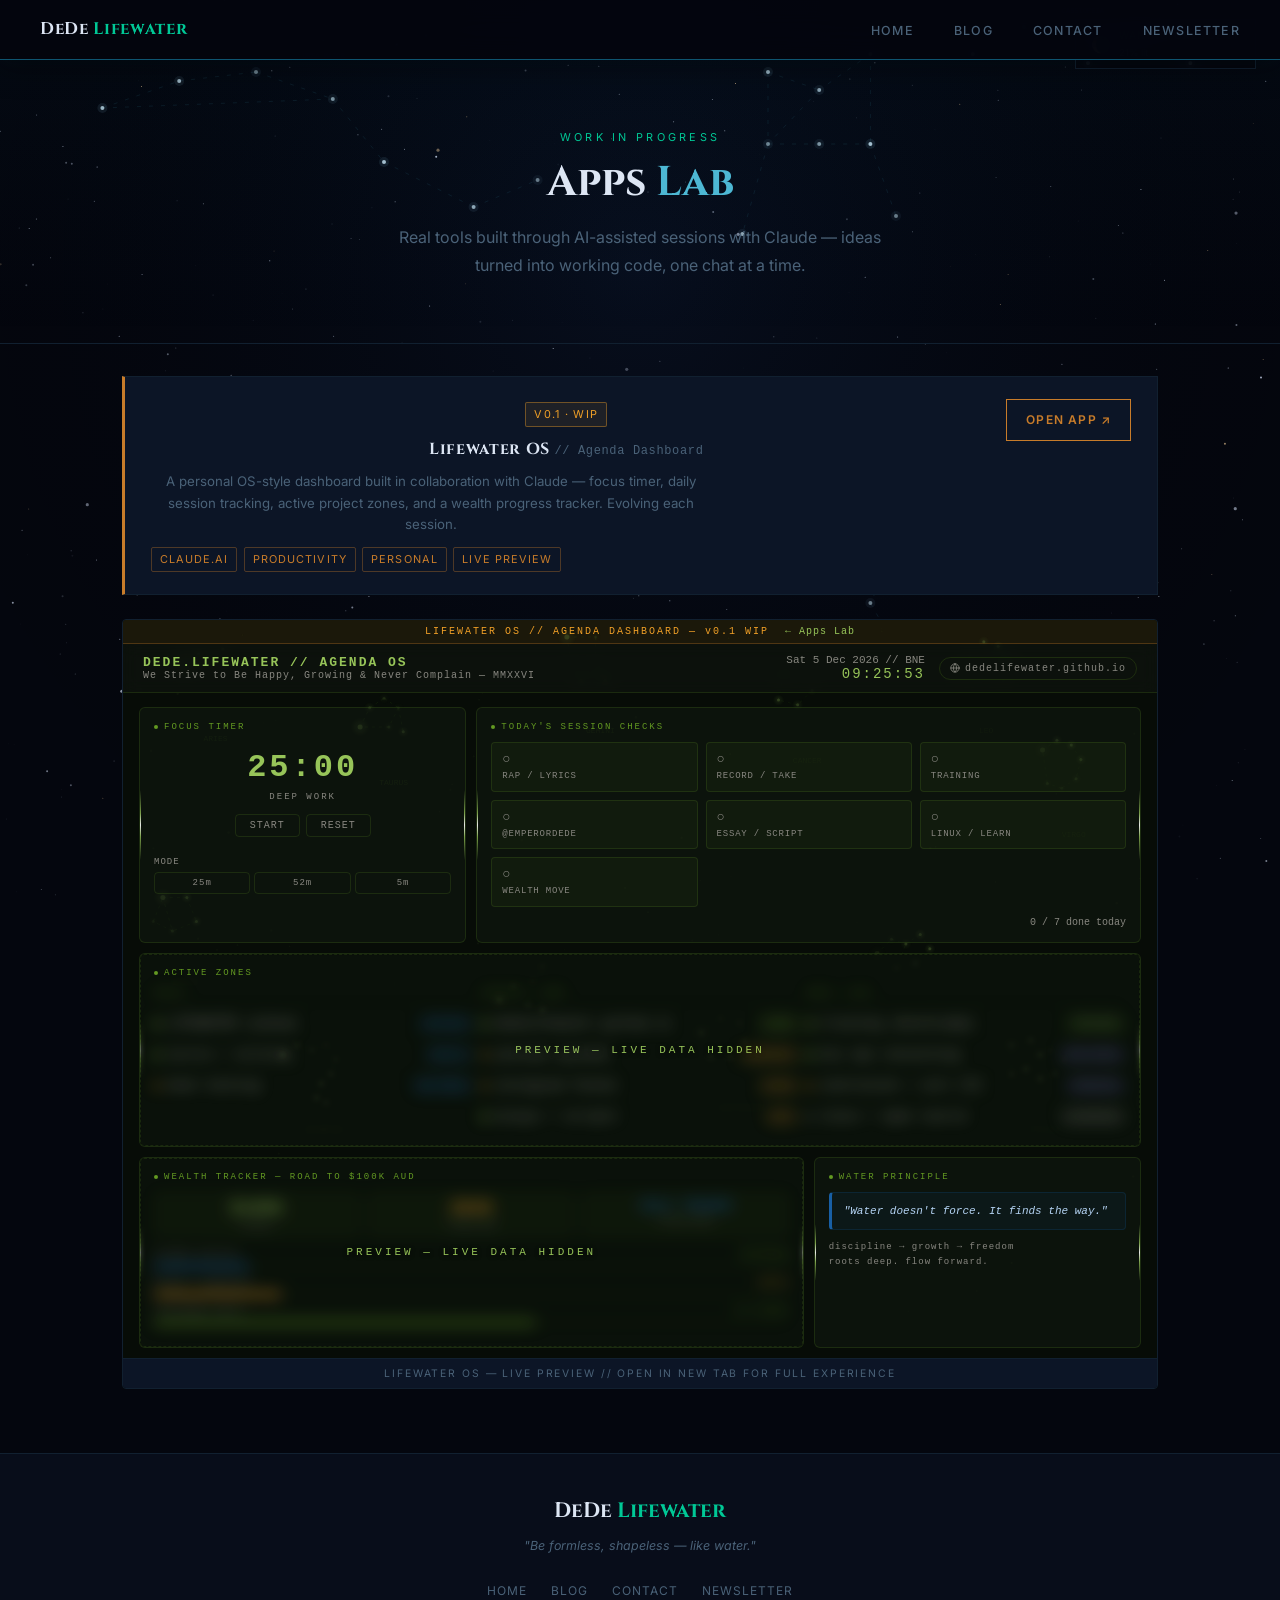
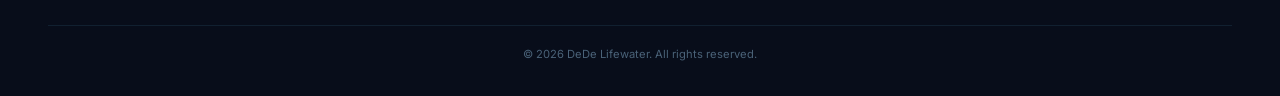
<file: wip.html>
<!DOCTYPE html>
<html lang="en">
<head>
  <meta charset="UTF-8" />
  <meta name="viewport" content="width=device-width, initial-scale=1.0" />
  <title>Apps Lab — DeDe Lifewater</title>
  <meta name="description" content="WIP apps built by DeDe Lifewater through AI-assisted sessions — real tools built one chat at a time." />
  <link rel="stylesheet" href="css/style.css" />
  <style>
    .app-card {
      display: flex;
      align-items: flex-start;
      justify-content: space-between;
      gap: 1.5rem;
      background: var(--bg-card);
      border: 1px solid var(--border);
      border-left: 3px solid #c87c2a;
      padding: 1.4rem 1.6rem;
      margin-bottom: 1.5rem;
    }
    .app-card-info { flex: 1; }
    .app-card h2 {
      font-family: 'Cinzel', serif;
      font-size: 1rem;
      color: var(--text);
      margin-bottom: 0.5rem;
      letter-spacing: 0.04em;
    }
    .app-card p {
      font-size: 0.83rem;
      color: var(--text-muted);
      line-height: 1.6;
      max-width: 560px;
    }
    .app-tags {
      display: flex;
      gap: 0.4rem;
      flex-wrap: wrap;
      margin-top: 0.75rem;
    }
    .app-tag {
      font-size: 0.68rem;
      letter-spacing: 0.1em;
      text-transform: uppercase;
      color: #c87c2a;
      border: 1px solid rgba(200,124,42,0.35);
      padding: 2px 8px;
      border-radius: 2px;
    }
    .wip-badge {
      display: inline-block;
      font-size: 0.68rem;
      letter-spacing: 0.12em;
      text-transform: uppercase;
      color: #ef9f27;
      border: 1px solid rgba(239,159,39,0.4);
      background: rgba(239,159,39,0.08);
      padding: 2px 8px;
      border-radius: 2px;
      margin-bottom: 0.6rem;
    }
    .app-frame-wrap {
      border: 1px solid var(--border);
      border-radius: 4px;
      overflow: hidden;
      background: #070c07;
    }
    .app-frame-wrap iframe {
      width: 100%;
      height: 82vh;
      border: none;
      display: block;
    }
    .frame-label {
      font-size: 0.65rem;
      letter-spacing: 0.18em;
      color: var(--text-muted);
      text-align: center;
      padding: 6px 0 5px;
      border-top: 1px solid var(--border);
      background: var(--bg-card);
    }
    .app-open-btn {
      display: inline-flex;
      align-items: center;
      gap: 6px;
      padding: 0.6rem 1.2rem;
      background: transparent;
      border: 1px solid #c87c2a;
      color: #c87c2a;
      font-family: 'Inter', sans-serif;
      font-size: 0.75rem;
      font-weight: 600;
      letter-spacing: 0.1em;
      text-transform: uppercase;
      text-decoration: none;
      transition: all 0.25s ease;
      white-space: nowrap;
      flex-shrink: 0;
    }
    .app-open-btn:hover {
      background: rgba(200,124,42,0.12);
      border-color: #ef9f27;
      color: #ef9f27;
      box-shadow: 0 0 16px rgba(200,124,42,0.2);
    }
    /* hide iframe on small screens — link to full page instead */
    @media (max-width: 768px) {
      .app-frame-wrap { display: none; }
      .app-card { flex-direction: column; gap: 1rem; }
    }
  </style>
</head>
<body>

  <canvas id="star-canvas"></canvas>

  <div class="nav-trigger"></div>

  <nav>
    <a href="index.html" class="nav-logo">DeDe <span>Lifewater</span></a>
    <ul class="nav-links">
      <li><a href="index.html">Home</a></li>
      <li><a href="blog.html">Blog</a></li>
      <li><a href="contact.html">Contact</a></li>
      <li><a href="newsletter.html">Newsletter</a></li>
    </ul>
    <button class="nav-toggle" aria-label="Toggle menu">
      <span></span><span></span><span></span>
    </button>
  </nav>

  <div class="moon-tracker" id="moon-tracker">
    <span class="moon-emoji">🌕</span>
    <div class="moon-info">
      <span class="moon-phase-name">Loading…</span>
      <span class="moon-illumination"></span>
    </div>
  </div>

  <div class="page-hero">
    <span class="section-label">Work in Progress</span>
    <h1 class="section-title">Apps <span>Lab</span></h1>
    <p style="color: var(--text-muted); max-width: 520px; margin: 0 auto;">
      Real tools built through AI-assisted sessions with Claude — ideas turned into working code, one chat at a time.
    </p>
  </div>

  <section style="padding: 2rem 2rem 4rem; max-width: 1100px; margin: 0 auto;">

    <div class="app-card reveal">
      <div class="app-card-info">
        <span class="wip-badge">v0.1 · WIP</span>
        <h2>Lifewater OS <span style="color: var(--text-muted); font-size: 0.75rem; font-weight: 400; font-family: 'Courier New', monospace;">// Agenda Dashboard</span></h2>
        <p>
          A personal OS-style dashboard built in collaboration with Claude — focus timer, daily session tracking,
          active project zones, and a wealth progress tracker. Evolving each session.
        </p>
        <div class="app-tags">
          <span class="app-tag">claude.ai</span>
          <span class="app-tag">productivity</span>
          <span class="app-tag">personal</span>
          <span class="app-tag">live preview</span>
        </div>
      </div>
      <a href="lifewater-os.html" class="app-open-btn" target="_blank">Open App ↗</a>
    </div>

    <div class="app-frame-wrap reveal">
      <iframe
        src="lifewater-os.html"
        title="Lifewater OS — Agenda Dashboard Preview"
        loading="lazy"
        scrolling="yes">
      </iframe>
      <div class="frame-label">LIFEWATER OS — LIVE PREVIEW // OPEN IN NEW TAB FOR FULL EXPERIENCE</div>
    </div>

  </section>

  <footer>
    <div class="footer-logo">DeDe <span>Lifewater</span></div>
    <p class="footer-tagline">"Be formless, shapeless — like water."</p>
    <div class="footer-links">
      <a href="index.html">Home</a>
      <a href="blog.html">Blog</a>
      <a href="contact.html">Contact</a>
      <a href="newsletter.html">Newsletter</a>
    </div>
    <div class="footer-bottom">&copy; 2026 DeDe Lifewater. All rights reserved.</div>
  </footer>

  <script src="js/main.js"></script>
</body>
</html>
</file>
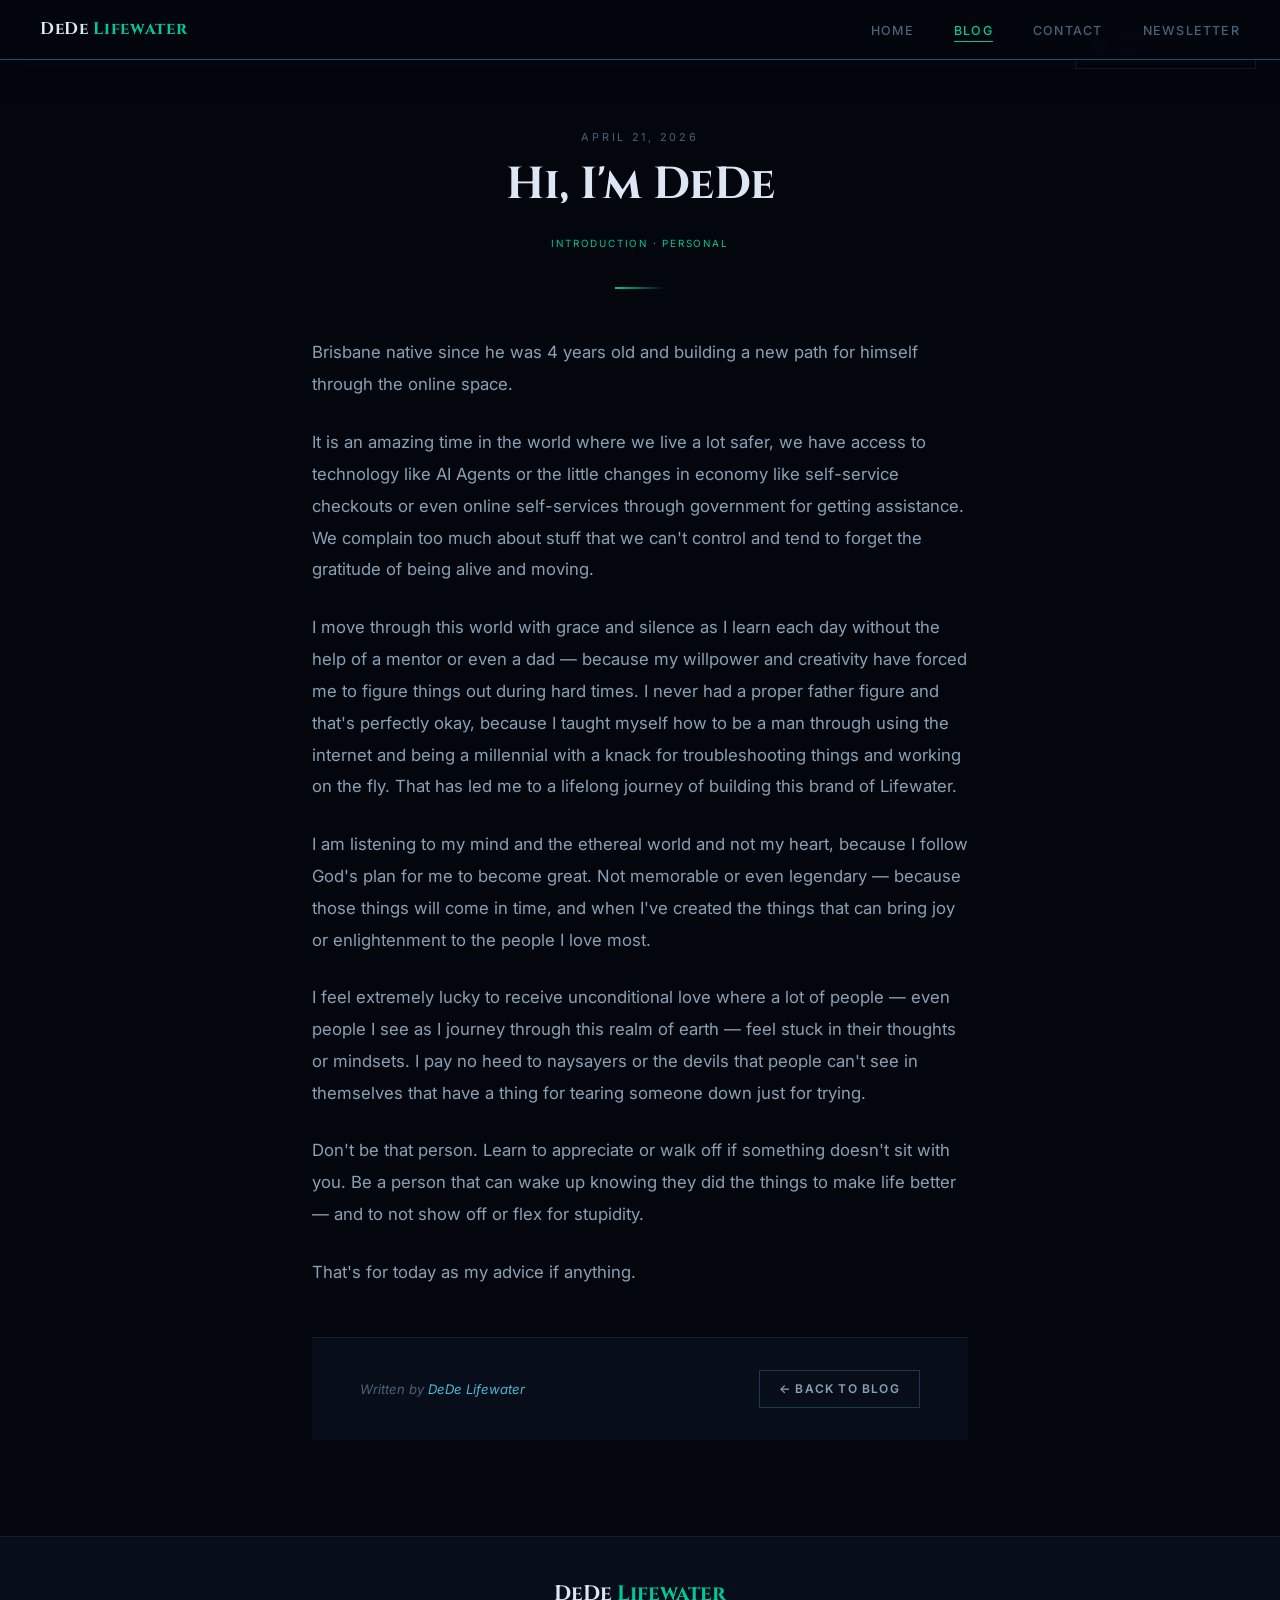
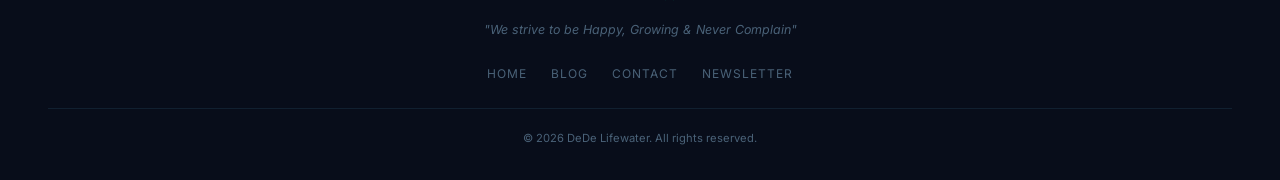
<file: posts/2026-04-21-hi-im-dede.html>
<!DOCTYPE html>
<html lang="en">
<head>
  <meta charset="UTF-8" />
  <meta name="viewport" content="width=device-width, initial-scale=1.0" />
  <title>Hi, I'm DeDe — DeDe Lifewater</title>
  <meta name="description" content="Brisbane native building a new path through the online space. On gratitude, willpower, and the Lifewater journey." />
  <link rel="stylesheet" href="../css/style.css" />
  <style>
    .post-layout {
      max-width: 720px;
      margin: 0 auto;
      padding: 8rem 2rem 6rem;
    }
    .post-header { text-align: center; margin-bottom: 3rem; }
    .post-date {
      font-size: 0.68rem;
      letter-spacing: 0.25em;
      text-transform: uppercase;
      color: var(--text-muted);
      margin-bottom: 0.75rem;
      display: block;
    }
    .post-title {
      font-family: 'Cinzel', serif;
      font-size: clamp(1.8rem, 4vw, 2.8rem);
      font-weight: 700;
      color: var(--text);
      line-height: 1.2;
      margin-bottom: 1rem;
    }
    .post-tag {
      font-size: 0.62rem;
      letter-spacing: 0.18em;
      text-transform: uppercase;
      color: var(--jade);
    }
    .post-divider {
      width: 50px;
      height: 2px;
      background: linear-gradient(to right, var(--jade), transparent);
      margin: 2rem auto;
    }
    .post-body {
      color: var(--text-dim);
      font-size: 1.05rem;
      line-height: 1.9;
    }
    .post-body p { margin-bottom: 1.6rem; }
    .post-footer {
      margin-top: 3rem;
      padding-top: 2rem;
      border-top: 1px solid var(--border);
      display: flex;
      justify-content: space-between;
      align-items: center;
      flex-wrap: wrap;
      gap: 1rem;
    }
    .post-author { font-size: 0.82rem; color: var(--text-muted); font-style: italic; }
    .post-author span { color: var(--ocean-light); }
  </style>
</head>
<body>
  <div class="nav-trigger"></div>
  <nav>
    <a href="../index.html" class="nav-logo">DeDe <span>Lifewater</span></a>
    <ul class="nav-links">
      <li><a href="../index.html">Home</a></li>
      <li><a href="../blog.html" class="active">Blog</a></li>
      <li><a href="../contact.html">Contact</a></li>
      <li><a href="../newsletter.html">Newsletter</a></li>
    </ul>
    <button class="nav-toggle" aria-label="Toggle menu">
      <span></span><span></span><span></span>
    </button>
  </nav>

  <div class="moon-tracker" id="moon-tracker">
    <span class="moon-emoji">🌕</span>
    <div class="moon-info">
      <span class="moon-phase-name">Loading…</span>
      <span class="moon-illumination"></span>
    </div>
  </div>

  <article class="post-layout">
    <header class="post-header">
      <span class="post-date">April 21, 2026</span>
      <h1 class="post-title">Hi, I'm DeDe</h1>
      <span class="post-tag">Introduction · Personal</span>
      <div class="post-divider"></div>
    </header>

    <div class="post-body">
      <p>
        Brisbane native since he was 4 years old and building a new path for himself through the online space.
      </p>
      <p>
        It is an amazing time in the world where we live a lot safer, we have access to technology like AI Agents or the little changes in economy like self-service checkouts or even online self-services through government for getting assistance. We complain too much about stuff that we can't control and tend to forget the gratitude of being alive and moving.
      </p>
      <p>
        I move through this world with grace and silence as I learn each day without the help of a mentor or even a dad — because my willpower and creativity have forced me to figure things out during hard times. I never had a proper father figure and that's perfectly okay, because I taught myself how to be a man through using the internet and being a millennial with a knack for troubleshooting things and working on the fly. That has led me to a lifelong journey of building this brand of Lifewater.
      </p>
      <p>
        I am listening to my mind and the ethereal world and not my heart, because I follow God's plan for me to become great. Not memorable or even legendary — because those things will come in time, and when I've created the things that can bring joy or enlightenment to the people I love most.
      </p>
      <p>
        I feel extremely lucky to receive unconditional love where a lot of people — even people I see as I journey through this realm of earth — feel stuck in their thoughts or mindsets. I pay no heed to naysayers or the devils that people can't see in themselves that have a thing for tearing someone down just for trying.
      </p>
      <p>
        Don't be that person. Learn to appreciate or walk off if something doesn't sit with you. Be a person that can wake up knowing they did the things to make life better — and to not show off or flex for stupidity.
      </p>
      <p>That's for today as my advice if anything.</p>
    </div>

    <footer class="post-footer">
      <span class="post-author">Written by <span>DeDe Lifewater</span></span>
      <a href="../blog.html" class="btn-secondary" style="font-size:0.75rem; padding: 0.5rem 1.2rem;">← Back to Blog</a>
    </footer>
  </article>

  <footer>
    <div class="footer-logo">DeDe <span>Lifewater</span></div>
    <p class="footer-tagline">"We strive to be Happy, Growing &amp; Never Complain"</p>
    <div class="footer-links">
      <a href="../index.html">Home</a>
      <a href="../blog.html">Blog</a>
      <a href="../contact.html">Contact</a>
      <a href="../newsletter.html">Newsletter</a>
    </div>
    <div class="footer-bottom">&copy; 2026 DeDe Lifewater. All rights reserved.</div>
  </footer>

  <script src="../js/main.js"></script>
</body>
</html>
</file>
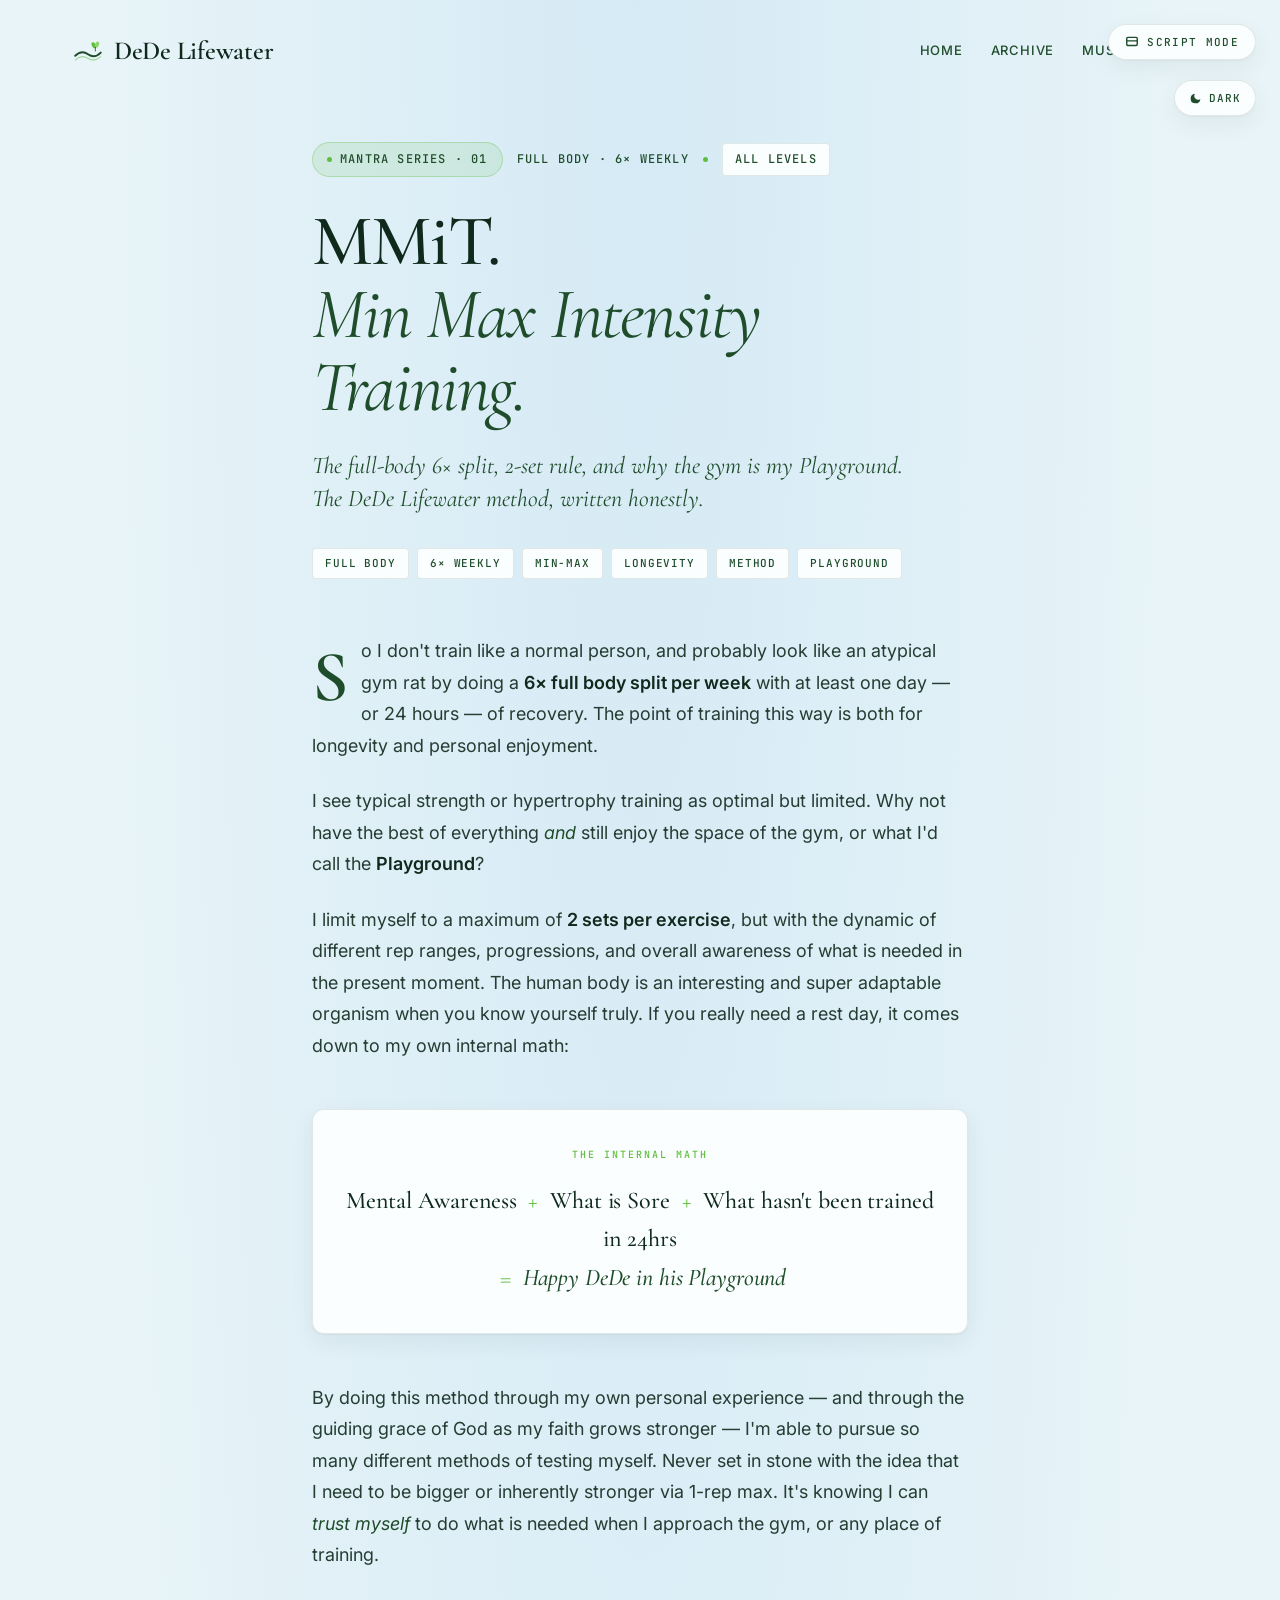
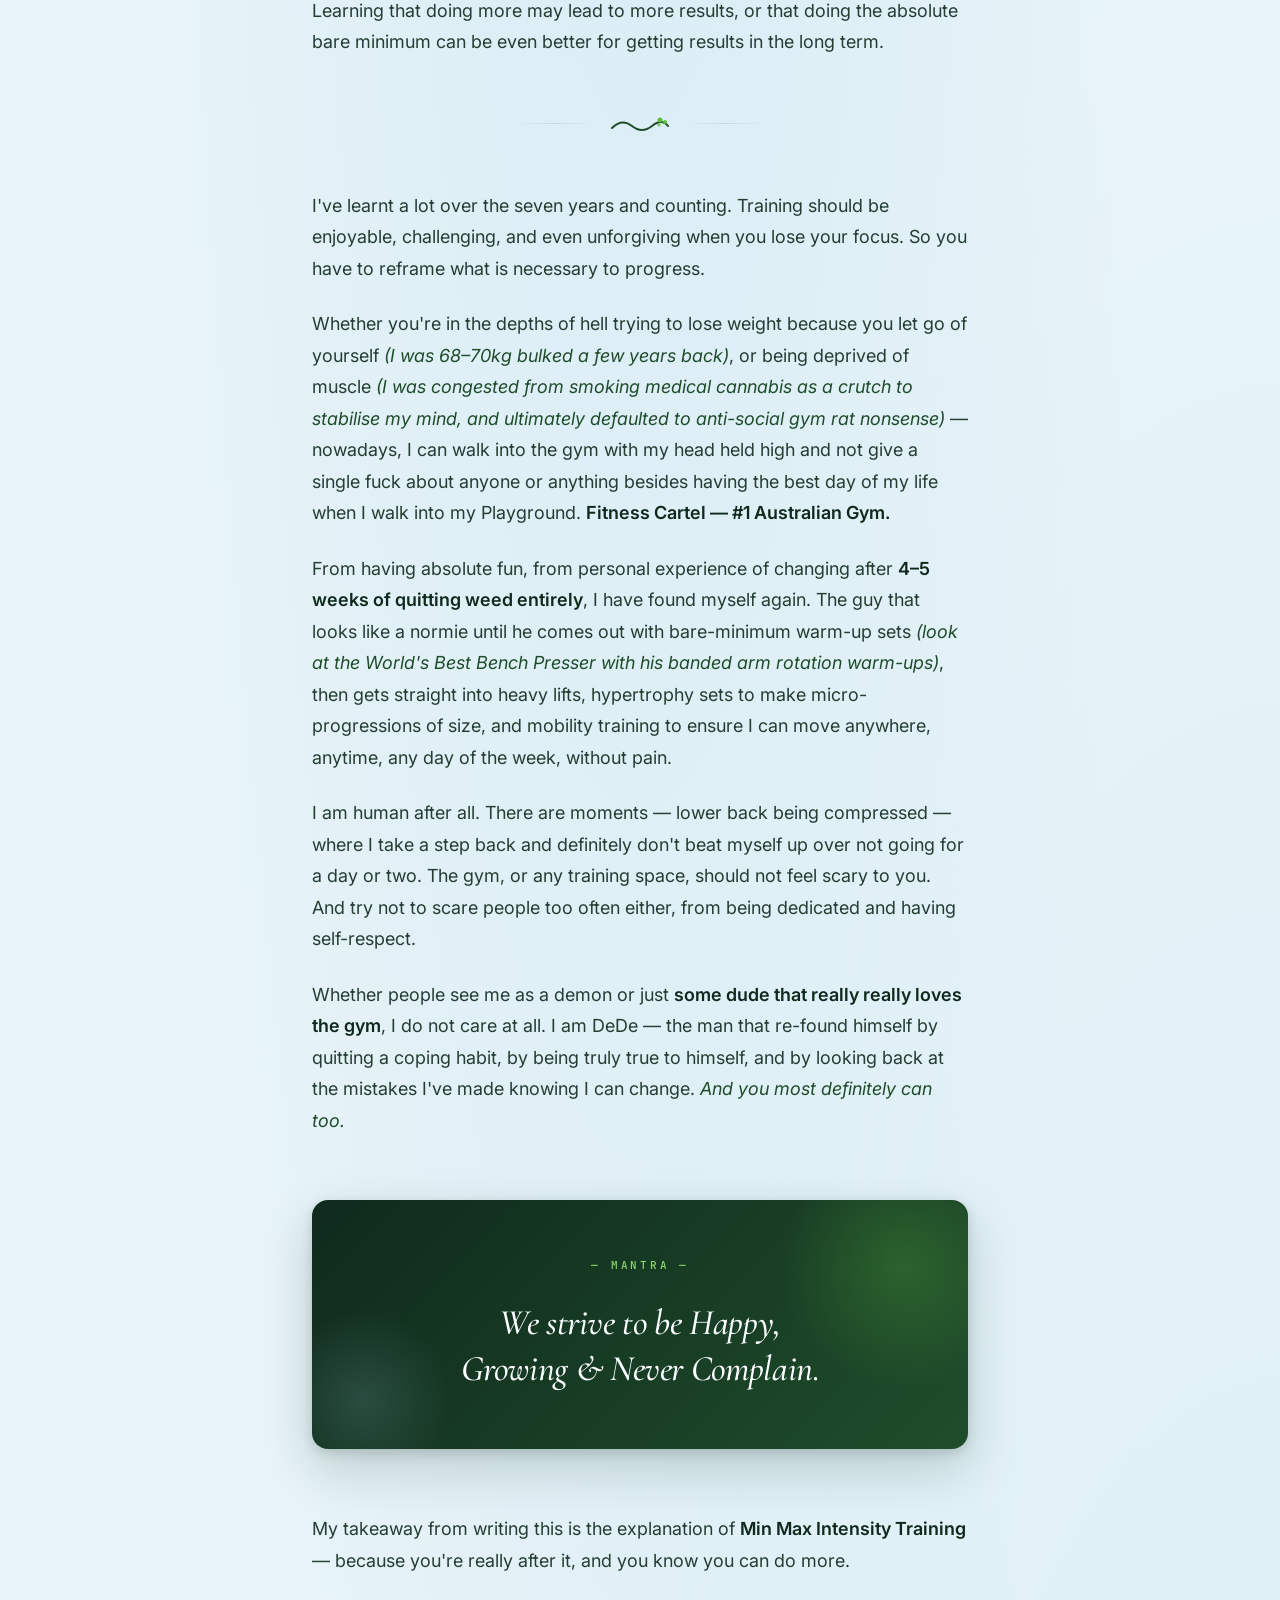
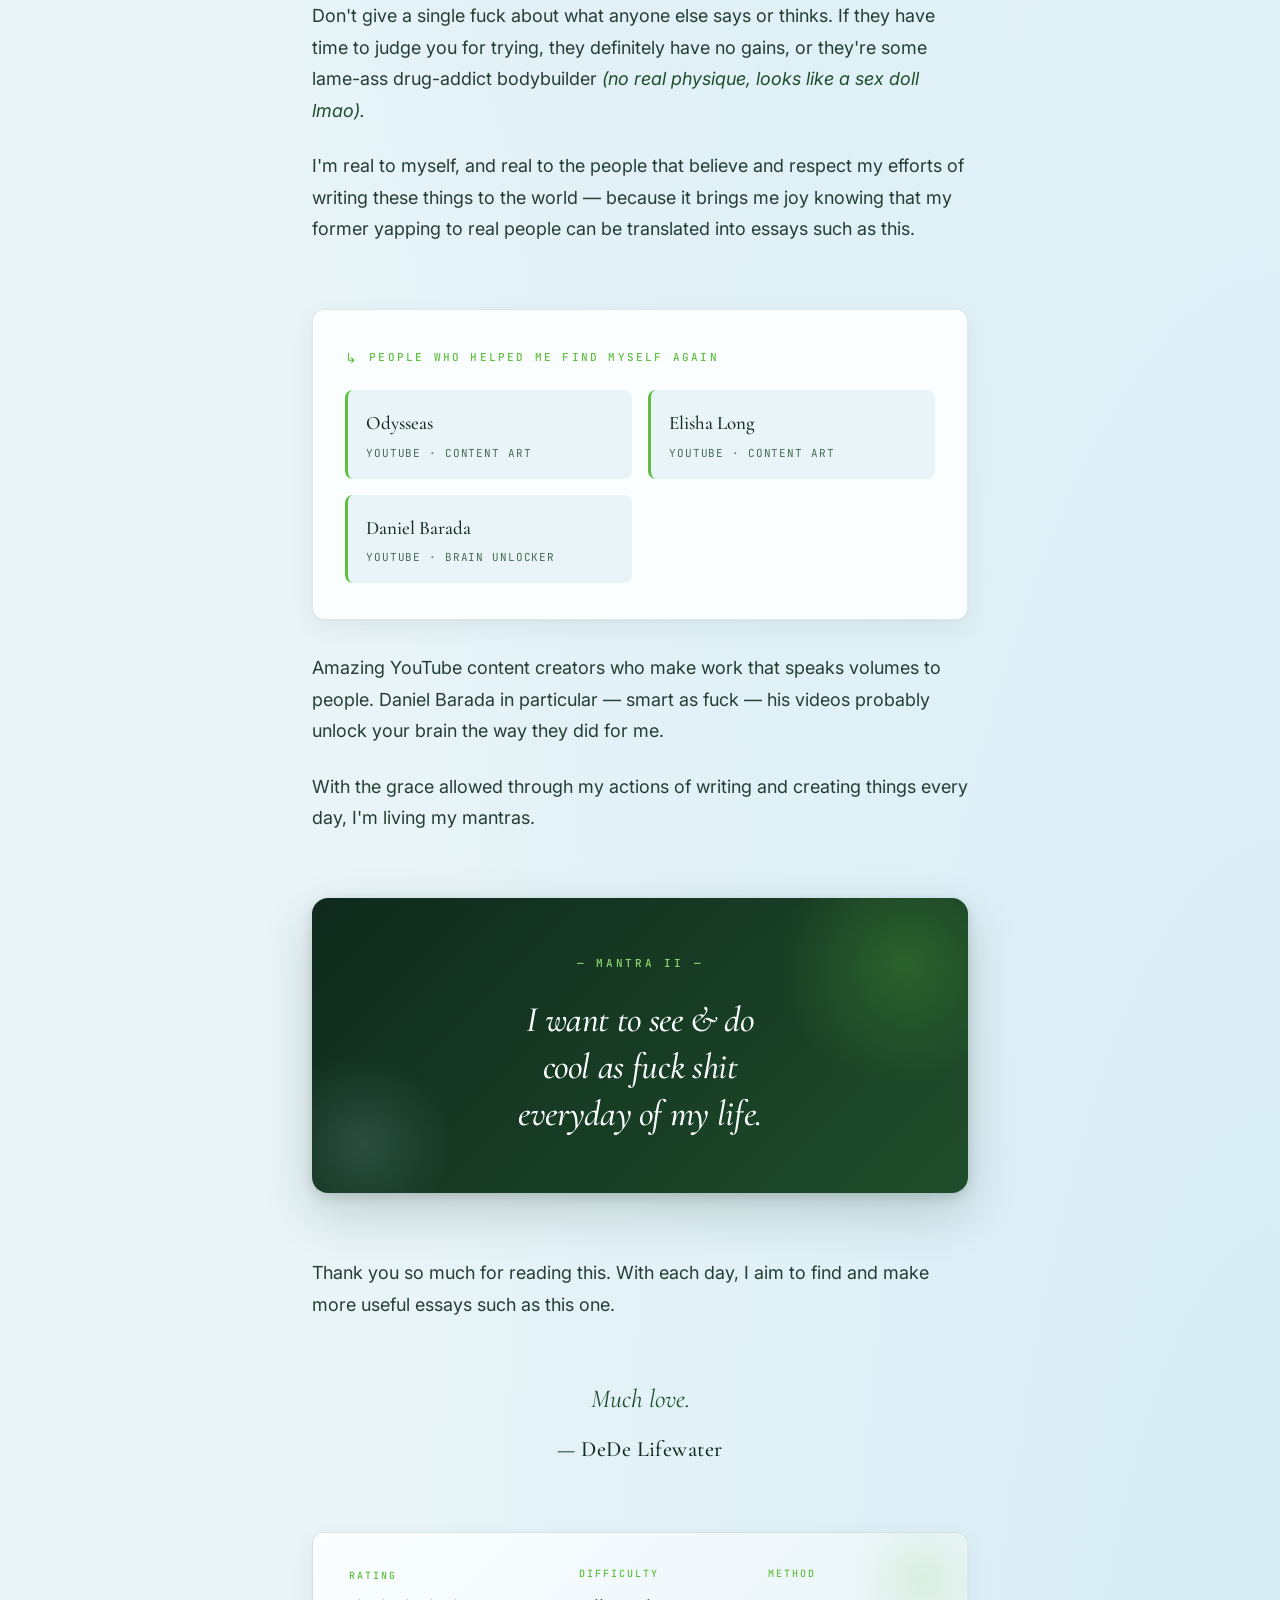
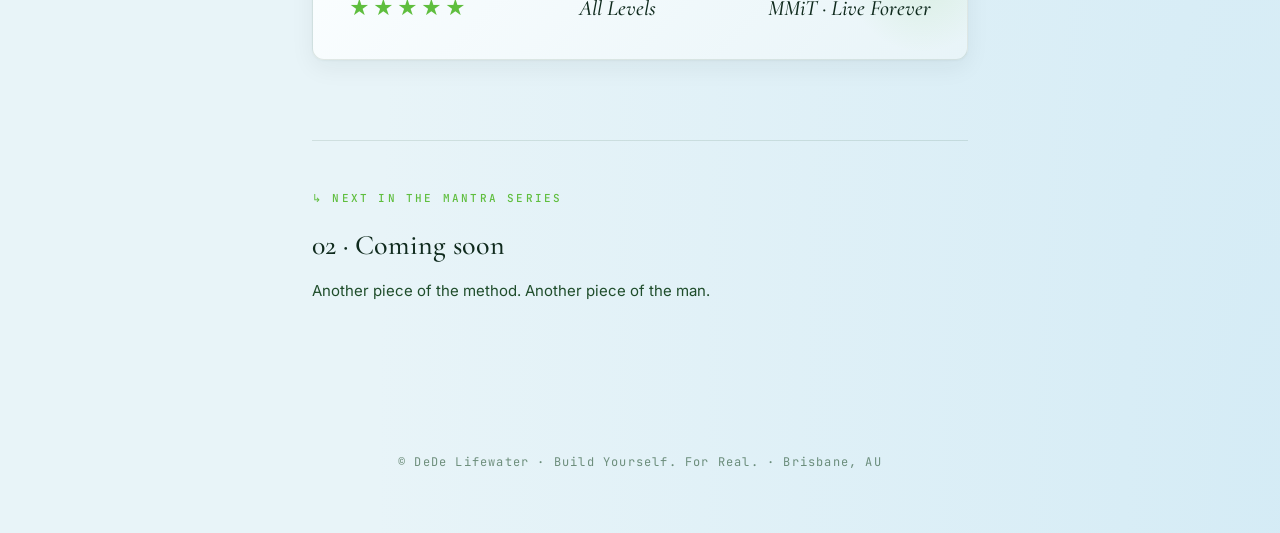
<file: posts/2026-04-26-mmit.html>
<!DOCTYPE html>
<html lang="en">
<head>
<meta charset="UTF-8">
<meta name="viewport" content="width=device-width, initial-scale=1.0">
<title>MMiT — Min Max Intensity Training | DeDe Lifewater</title>
<meta name="description" content="Why I train 6x per week full body, limit myself to 2 sets, and why the gym is my Playground. The DeDe Lifewater method, written honestly.">

<link rel="preconnect" href="https://fonts.googleapis.com">
<link rel="preconnect" href="https://fonts.gstatic.com" crossorigin>
<link href="https://fonts.googleapis.com/css2?family=Cormorant+Garamond:ital,wght@0,400;0,500;0,600;0,700;1,400;1,500&family=Inter:wght@300;400;500;600;700&family=JetBrains+Mono:wght@400;500&display=swap" rel="stylesheet">

<style>
:root {
  --root-deep: #0F2A1D;
  --forest: #1F4D2B;
  --sprout: #5FBE3E;
  --sprout-soft: #8FD56E;
  --sky: #A8D8F0;
  --sky-soft: #D5EAF5;
  --mist: #E8F4F8;
  --paper: #FBFEFF;
  --line: rgba(31, 77, 43, 0.12);
  --shadow: 0 1px 2px rgba(15, 42, 29, 0.04), 0 8px 24px rgba(15, 42, 29, 0.06);

  --serif: 'Cormorant Garamond', Georgia, serif;
  --sans: 'Inter', system-ui, sans-serif;
  --mono: 'JetBrains Mono', monospace;
}

* { box-sizing: border-box; margin: 0; padding: 0; }
html { scroll-behavior: smooth; }

body {
  font-family: var(--sans);
  font-weight: 400;
  font-size: 18px;
  line-height: 1.75;
  color: var(--root-deep);
  background: var(--mist);
  background-image:
    radial-gradient(ellipse at top, var(--sky-soft) 0%, transparent 60%),
    radial-gradient(ellipse at bottom right, rgba(168, 216, 240, 0.3) 0%, transparent 50%);
  min-height: 100vh;
  -webkit-font-smoothing: antialiased;
}

body.script-mode {
  background: var(--paper);
  background-image: none;
  font-size: 22px;
  line-height: 1.95;
}

body.script-mode .nav,
body.script-mode .meta-bar,
body.script-mode .tags,
body.script-mode .shoutouts,
body.script-mode .verdict-bar,
body.script-mode .up-next,
body.script-mode footer {
  display: none;
}

body.script-mode article {
  max-width: 720px;
  padding: 60px 40px 80px;
}

body.script-mode .mode-toggle {
  background: var(--sprout);
  color: var(--paper);
  border-color: var(--sprout);
}

/* ── Top Nav ─────────────────────────────────── */
.nav {
  max-width: 1200px;
  margin: 0 auto;
  padding: 28px 32px;
  display: flex;
  justify-content: space-between;
  align-items: center;
}

.brand {
  font-family: var(--serif);
  font-size: 26px;
  font-weight: 600;
  color: var(--root-deep);
  text-decoration: none;
  letter-spacing: -0.01em;
  display: flex;
  align-items: center;
  gap: 10px;
}

.brand-mark { width: 32px; height: 32px; }

.nav-links {
  display: flex;
  gap: 28px;
  font-family: var(--sans);
  font-size: 13px;
  font-weight: 500;
  letter-spacing: 0.06em;
  text-transform: uppercase;
}

.nav-links a {
  color: var(--forest);
  text-decoration: none;
  position: relative;
  transition: color 0.2s;
}

.nav-links a:hover { color: var(--sprout); }

.nav-links a::after {
  content: '';
  position: absolute;
  left: 0; right: 0; bottom: -6px;
  height: 1px;
  background: var(--sprout);
  transform: scaleX(0);
  transition: transform 0.3s;
  transform-origin: left;
}

.nav-links a:hover::after { transform: scaleX(1); }

/* ── Article ─────────────────────────────────── */
article {
  max-width: 720px;
  margin: 0 auto;
  padding: 40px 32px 100px;
}

.meta-bar {
  display: flex;
  align-items: center;
  gap: 14px;
  font-family: var(--mono);
  font-size: 12px;
  font-weight: 500;
  letter-spacing: 0.1em;
  text-transform: uppercase;
  color: var(--forest);
  margin-bottom: 28px;
  flex-wrap: wrap;
}

.series-tag {
  display: inline-flex;
  align-items: center;
  gap: 8px;
  padding: 6px 14px;
  background: rgba(95, 190, 62, 0.12);
  border: 1px solid rgba(95, 190, 62, 0.3);
  border-radius: 100px;
  color: var(--forest);
}

.meta-dot {
  width: 5px; height: 5px;
  border-radius: 50%;
  background: var(--sprout);
}

.difficulty-badge {
  display: inline-flex;
  align-items: center;
  gap: 6px;
  padding: 5px 12px;
  background: var(--paper);
  border: 1px solid var(--line);
  border-radius: 4px;
}

/* ── Mode Toggle ─────────────────────────────── */
.mode-toggle {
  position: fixed;
  top: 24px;
  right: 24px;
  z-index: 100;
  font-family: var(--mono);
  font-size: 11px;
  letter-spacing: 0.12em;
  text-transform: uppercase;
  font-weight: 500;
  padding: 10px 16px;
  background: var(--paper);
  color: var(--forest);
  border: 1px solid var(--line);
  border-radius: 100px;
  cursor: pointer;
  transition: all 0.2s;
  display: inline-flex;
  align-items: center;
  gap: 8px;
  box-shadow: var(--shadow);
}

.mode-toggle:hover {
  border-color: var(--sprout);
  color: var(--sprout);
}

.mode-toggle svg {
  width: 14px;
  height: 14px;
}

/* ── Headline ────────────────────────────────── */
h1 {
  font-family: var(--serif);
  font-weight: 500;
  font-size: clamp(44px, 7vw, 72px);
  line-height: 1.02;
  letter-spacing: -0.025em;
  color: var(--root-deep);
  margin-bottom: 24px;
}

h1 em {
  font-style: italic;
  color: var(--forest);
  font-weight: 400;
}

.deck {
  font-family: var(--serif);
  font-style: italic;
  font-size: 24px;
  font-weight: 400;
  color: var(--forest);
  line-height: 1.4;
  margin-bottom: 32px;
  max-width: 600px;
}

.tags {
  display: flex;
  gap: 8px;
  flex-wrap: wrap;
  margin-bottom: 56px;
  font-family: var(--mono);
  font-size: 11px;
  letter-spacing: 0.08em;
  text-transform: uppercase;
}

.tag {
  padding: 5px 12px;
  background: var(--paper);
  border: 1px solid var(--line);
  border-radius: 4px;
  color: var(--forest);
  font-weight: 500;
}

/* ── Body Prose ──────────────────────────────── */
.prose p {
  margin-bottom: 24px;
  font-size: 18px;
  color: rgba(15, 42, 29, 0.9);
}

body.script-mode .prose p {
  margin-bottom: 32px;
  font-size: 22px;
}

.prose p:first-of-type::first-letter {
  font-family: var(--serif);
  font-size: 72px;
  font-weight: 600;
  color: var(--forest);
  float: left;
  line-height: 0.85;
  margin: 8px 12px 0 0;
  padding-top: 4px;
}

.prose strong {
  color: var(--root-deep);
  font-weight: 600;
}

.prose em {
  color: var(--forest);
  font-style: italic;
}

/* ── Section Break ───────────────────────────── */
.break {
  display: flex;
  justify-content: center;
  align-items: center;
  margin: 56px 0;
  gap: 16px;
}

.break .line {
  height: 1px;
  width: 80px;
  background: linear-gradient(to right, transparent, var(--line), transparent);
}

/* ── Mantra Block ────────────────────────────── */
.mantra {
  margin: 64px 0;
  padding: 56px 40px;
  background: linear-gradient(135deg, var(--root-deep) 0%, var(--forest) 100%);
  border-radius: 16px;
  text-align: center;
  position: relative;
  overflow: hidden;
  box-shadow: 0 4px 12px rgba(15, 42, 29, 0.15), 0 20px 50px rgba(15, 42, 29, 0.18);
}

.mantra::before {
  content: '';
  position: absolute;
  top: -60px;
  right: -60px;
  width: 250px;
  height: 250px;
  background: radial-gradient(circle, rgba(95, 190, 62, 0.25), transparent 70%);
  border-radius: 50%;
}

.mantra::after {
  content: '';
  position: absolute;
  bottom: -40px;
  left: -40px;
  width: 180px;
  height: 180px;
  background: radial-gradient(circle, rgba(168, 216, 240, 0.15), transparent 70%);
  border-radius: 50%;
}

.mantra-label {
  font-family: var(--mono);
  font-size: 11px;
  letter-spacing: 0.25em;
  text-transform: uppercase;
  color: var(--sprout-soft);
  font-weight: 500;
  margin-bottom: 24px;
  position: relative;
  z-index: 1;
}

.mantra-text {
  font-family: var(--serif);
  font-style: italic;
  font-size: clamp(26px, 4vw, 36px);
  line-height: 1.3;
  color: var(--paper);
  font-weight: 500;
  letter-spacing: -0.01em;
  position: relative;
  z-index: 1;
}

body.script-mode .mantra-text {
  font-size: 36px;
}

/* ── Math Equation Block ─────────────────────── */
.equation {
  margin: 48px 0;
  padding: 36px 32px;
  background: var(--paper);
  border: 1px solid var(--line);
  border-radius: 12px;
  text-align: center;
  box-shadow: var(--shadow);
  position: relative;
}

.equation-label {
  font-family: var(--mono);
  font-size: 10px;
  letter-spacing: 0.2em;
  text-transform: uppercase;
  color: var(--sprout);
  font-weight: 500;
  margin-bottom: 18px;
}

.equation-formula {
  font-family: var(--serif);
  font-size: clamp(18px, 2.5vw, 24px);
  font-weight: 500;
  color: var(--root-deep);
  line-height: 1.6;
  letter-spacing: -0.005em;
}

.equation-formula .plus {
  color: var(--sprout);
  font-weight: 400;
  margin: 0 6px;
}

.equation-formula .equals {
  color: var(--sprout);
  font-weight: 400;
  margin: 0 6px;
}

.equation-formula em {
  font-style: italic;
  color: var(--forest);
}

/* ── Shoutouts ───────────────────────────────── */
.shoutouts {
  margin: 64px 0 32px;
  padding: 36px 32px;
  background: var(--paper);
  border: 1px solid var(--line);
  border-radius: 12px;
  box-shadow: var(--shadow);
}

.shoutouts-label {
  font-family: var(--mono);
  font-size: 11px;
  letter-spacing: 0.2em;
  text-transform: uppercase;
  color: var(--sprout);
  font-weight: 500;
  margin-bottom: 20px;
  display: flex;
  align-items: center;
  gap: 10px;
}

.shoutouts-label::before {
  content: '↳';
  font-size: 14px;
}

.shoutouts-grid {
  display: grid;
  grid-template-columns: repeat(auto-fit, minmax(200px, 1fr));
  gap: 16px;
}

.shoutout {
  padding: 16px 18px;
  background: var(--mist);
  border-radius: 8px;
  border-left: 3px solid var(--sprout);
}

.shoutout-name {
  font-family: var(--serif);
  font-size: 19px;
  font-weight: 500;
  color: var(--root-deep);
  margin-bottom: 4px;
}

.shoutout-role {
  font-family: var(--mono);
  font-size: 11px;
  letter-spacing: 0.08em;
  text-transform: uppercase;
  color: var(--forest);
  opacity: 0.8;
}

/* ── Verdict Bar ─────────────────────────────── */
.verdict-bar {
  margin: 64px 0 32px;
  padding: 32px 36px;
  background: linear-gradient(135deg, var(--paper) 0%, var(--mist) 100%);
  border: 1px solid var(--line);
  border-radius: 12px;
  display: flex;
  justify-content: space-between;
  align-items: center;
  gap: 24px;
  flex-wrap: wrap;
  box-shadow: var(--shadow);
  position: relative;
  overflow: hidden;
}

.verdict-bar::before {
  content: '';
  position: absolute;
  top: -30px; right: -30px;
  width: 150px; height: 150px;
  background: radial-gradient(circle, rgba(95, 190, 62, 0.12), transparent 70%);
  border-radius: 50%;
}

.verdict-block {
  position: relative;
  z-index: 1;
}

.verdict-mini-label {
  font-family: var(--mono);
  font-size: 10px;
  letter-spacing: 0.2em;
  text-transform: uppercase;
  color: var(--sprout);
  font-weight: 500;
  margin-bottom: 6px;
}

.verdict-stars {
  font-size: 20px;
  letter-spacing: 3px;
  color: var(--sprout);
}

.verdict-difficulty {
  font-family: var(--serif);
  font-size: 22px;
  font-weight: 500;
  color: var(--root-deep);
  font-style: italic;
}

/* ── Up Next ─────────────────────────────────── */
.up-next {
  margin-top: 80px;
  padding-top: 48px;
  border-top: 1px solid var(--line);
}

.up-next-label {
  font-family: var(--mono);
  font-size: 11px;
  letter-spacing: 0.2em;
  text-transform: uppercase;
  color: var(--sprout);
  font-weight: 500;
  margin-bottom: 12px;
}

.up-next-title {
  font-family: var(--serif);
  font-size: 28px;
  font-weight: 500;
  color: var(--root-deep);
  margin-bottom: 8px;
}

.up-next-desc {
  font-size: 15px;
  color: var(--forest);
}

/* ── Sign-off ────────────────────────────────── */
.signoff {
  margin: 56px 0 0;
  text-align: center;
  font-family: var(--serif);
  font-style: italic;
  font-size: 26px;
  color: var(--forest);
}

.signoff-name {
  display: block;
  margin-top: 8px;
  font-style: normal;
  font-weight: 500;
  font-size: 22px;
  color: var(--root-deep);
  letter-spacing: 0.02em;
}

footer {
  max-width: 720px;
  margin: 0 auto;
  padding: 48px 32px 60px;
  text-align: center;
  font-family: var(--mono);
  font-size: 12px;
  letter-spacing: 0.1em;
  color: var(--forest);
  opacity: 0.6;
}

/* ── Animations ──────────────────────────────── */
@keyframes fadeUp {
  from { opacity: 0; transform: translateY(12px); }
  to { opacity: 1; transform: translateY(0); }
}

article > * {
  animation: fadeUp 0.6s ease-out backwards;
}
article > *:nth-child(1) { animation-delay: 0.05s; }
article > *:nth-child(2) { animation-delay: 0.12s; }
article > *:nth-child(3) { animation-delay: 0.19s; }
article > *:nth-child(4) { animation-delay: 0.26s; }

@media (prefers-reduced-motion: reduce) {
  article > * { animation: none; }
}

/* ── Dark Mode Toggle ────────────────────────── */
.dark-toggle {
  position: fixed;
  top: 80px;
  right: 24px;
  z-index: 100;
  font-family: var(--mono);
  font-size: 11px;
  letter-spacing: 0.1em;
  text-transform: uppercase;
  font-weight: 500;
  padding: 10px 14px;
  background: var(--paper);
  color: var(--forest);
  border: 1px solid var(--line);
  border-radius: 100px;
  cursor: pointer;
  transition: all 0.25s;
  display: inline-flex;
  align-items: center;
  gap: 7px;
  box-shadow: var(--shadow);
}
.dark-toggle:hover { border-color: var(--sprout); color: var(--sprout); }
.dark-toggle svg { width: 13px; height: 13px; flex-shrink: 0; }
.dark-icon-sun { display: none; }
.dark-icon-moon { display: block; }

body.dark {
  --root-deep: #CCE5C4;
  --forest: #7DC85A;
  --mist: #0C1810;
  --paper: #141F16;
  --line: rgba(95, 190, 62, 0.18);
  --shadow: 0 1px 3px rgba(0,0,0,0.35), 0 8px 24px rgba(0,0,0,0.45);
  background: #0C1810;
  background-image: none;
  color: var(--root-deep);
}

body.dark p { color: rgba(204, 229, 196, 0.85); }
body.dark .deck,
body.dark .up-next-desc { color: var(--forest); }
body.dark .equation { background: var(--paper); }
body.dark .shoutouts { background: var(--paper); }
body.dark .shoutout { background: rgba(95,190,62,0.06); }
body.dark .verdict-bar { background: linear-gradient(135deg, var(--paper) 0%, #0C1810 100%); }
body.dark .dark-toggle { background: var(--paper); border-color: rgba(95,190,62,0.3); }
body.dark .dark-icon-sun { display: block; }
body.dark .dark-icon-moon { display: none; }
body.dark .mantra { box-shadow: 0 4px 12px rgba(0,0,0,0.4), 0 20px 50px rgba(0,0,0,0.5); }

/* ── Responsive ──────────────────────────────── */
@media (max-width: 640px) {
  .nav { padding: 20px 20px; }
  .nav-links { display: none; }
  article { padding: 24px 22px 80px; }
  body { font-size: 17px; }
  h1 { font-size: 40px; }
  .deck { font-size: 21px; }
  .mantra { padding: 40px 28px; }
  .mantra-text { font-size: 24px; }
  .verdict-bar { flex-direction: column; align-items: flex-start; padding: 24px 26px; }
  .mode-toggle { top: auto; bottom: 70px; right: 20px; }
  .dark-toggle { top: auto; bottom: 20px; right: 20px; }
}
</style>
</head>
<body>

<!-- ── Dark Mode Toggle ────────────────────────── -->
<button class="dark-toggle" id="darkToggle" aria-label="Toggle dark mode">
  <svg class="dark-icon-moon" viewBox="0 0 24 24" fill="currentColor" stroke="none" xmlns="http://www.w3.org/2000/svg"><path d="M21 12.79A9 9 0 1 1 11.21 3 7 7 0 0 0 21 12.79z"/></svg>
  <svg class="dark-icon-sun" viewBox="0 0 24 24" fill="none" stroke="currentColor" stroke-width="2.2" stroke-linecap="round" stroke-linejoin="round" xmlns="http://www.w3.org/2000/svg"><circle cx="12" cy="12" r="4"/><line x1="12" y1="2" x2="12" y2="5"/><line x1="12" y1="19" x2="12" y2="22"/><line x1="2" y1="12" x2="5" y2="12"/><line x1="19" y1="12" x2="22" y2="12"/><line x1="4.22" y1="4.22" x2="6.34" y2="6.34"/><line x1="17.66" y1="17.66" x2="19.78" y2="19.78"/><line x1="19.78" y1="4.22" x2="17.66" y2="6.34"/><line x1="6.34" y1="17.66" x2="4.22" y2="19.78"/></svg>
  <span id="darkLabel">Dark</span>
</button>

<!-- ── Mode Toggle ────────────────────────────── -->
<button class="mode-toggle" id="modeToggle" aria-label="Toggle reading mode">
  <svg viewBox="0 0 24 24" fill="none" stroke="currentColor" stroke-width="2.4" stroke-linecap="round" stroke-linejoin="round">
    <rect x="3" y="4" width="18" height="14" rx="2"/>
    <line x1="3" y1="10" x2="21" y2="10"/>
  </svg>
  <span id="modeLabel">Script Mode</span>
</button>

<!-- ── Navigation ─────────────────────────────── -->
<nav class="nav">
  <a href="/index.html" class="brand">
    <svg class="brand-mark" viewBox="0 0 100 100" xmlns="http://www.w3.org/2000/svg">
      <path d="M10 65 Q 30 45, 50 60 T 90 55" stroke="#1F4D2B" stroke-width="6" fill="none" stroke-linecap="round"/>
      <path d="M10 78 Q 30 60, 50 73 T 90 68" stroke="#5FBE3E" stroke-width="3" fill="none" stroke-linecap="round" opacity="0.7"/>
      <ellipse cx="68" cy="32" rx="6" ry="10" fill="#5FBE3E" transform="rotate(-25 68 32)"/>
      <ellipse cx="78" cy="30" rx="6" ry="10" fill="#8FD56E" transform="rotate(25 78 30)"/>
      <line x1="73" y1="38" x2="73" y2="50" stroke="#1F4D2B" stroke-width="2.5" stroke-linecap="round"/>
    </svg>
    DeDe Lifewater
  </a>
  <div class="nav-links">
    <a href="/index.html">Home</a>
    <a href="/archive.html">Archive</a>
    <a href="/music.html">Music</a>
    <a href="/index.html#about">About</a>
  </div>
</nav>

<!-- ── Article ────────────────────────────────── -->
<article>

  <!-- Meta -->
  <div class="meta-bar">
    <span class="series-tag"><span class="meta-dot"></span> Mantra Series · 01</span>
    <span>Full Body · 6× Weekly</span>
    <span class="meta-dot"></span>
    <span class="difficulty-badge">All Levels</span>
  </div>

  <!-- Title -->
  <h1>MMiT.<br><em>Min Max Intensity Training.</em></h1>

  <p class="deck">
    The full-body 6× split, 2-set rule, and why the gym is my Playground. The DeDe Lifewater method, written honestly.
  </p>

  <div class="tags">
    <span class="tag">Full Body</span>
    <span class="tag">6× Weekly</span>
    <span class="tag">Min-Max</span>
    <span class="tag">Longevity</span>
    <span class="tag">Method</span>
    <span class="tag">Playground</span>
  </div>

  <!-- ── Prose Body ─────────────────────────── -->
  <div class="prose">

    <p>
      So I don't train like a normal person, and probably look like an atypical gym rat by doing a <strong>6× full body split per week</strong> with at least one day — or 24 hours — of recovery. The point of training this way is both for longevity and personal enjoyment.
    </p>

    <p>
      I see typical strength or hypertrophy training as optimal but limited. Why not have the best of everything <em>and</em> still enjoy the space of the gym, or what I'd call the <strong>Playground</strong>?
    </p>

    <p>
      I limit myself to a maximum of <strong>2 sets per exercise</strong>, but with the dynamic of different rep ranges, progressions, and overall awareness of what is needed in the present moment. The human body is an interesting and super adaptable organism when you know yourself truly. If you really need a rest day, it comes down to my own internal math:
    </p>

    <!-- The Equation -->
    <div class="equation">
      <div class="equation-label">The Internal Math</div>
      <div class="equation-formula">
        Mental Awareness <span class="plus">+</span> What is Sore <span class="plus">+</span> What hasn't been trained in 24hrs<br>
        <span class="equals">=</span> <em>Happy DeDe in his Playground</em>
      </div>
    </div>

    <p>
      By doing this method through my own personal experience — and through the guiding grace of God as my faith grows stronger — I'm able to pursue so many different methods of testing myself. Never set in stone with the idea that I need to be bigger or inherently stronger via 1-rep max. It's knowing I can <em>trust myself</em> to do what is needed when I approach the gym, or any place of training.
    </p>

    <p>
      Learning that doing more may lead to more results, or that doing the absolute bare minimum can be even better for getting results in the long term.
    </p>

    <!-- Section break -->
    <div class="break">
      <span class="line"></span>
      <svg width="60" height="20" viewBox="0 0 60 20" xmlns="http://www.w3.org/2000/svg">
        <path d="M2 14 Q 12 4, 22 12 T 42 12 T 58 12" stroke="#1F4D2B" stroke-width="2" fill="none" stroke-linecap="round"/>
        <circle cx="50" cy="6" r="2.5" fill="#5FBE3E"/>
        <circle cx="55" cy="8" r="2" fill="#5FBE3E"/>
        <circle cx="49" cy="11" r="1.8" fill="#5FBE3E" opacity="0.7"/>
      </svg>
      <span class="line"></span>
    </div>

    <p>
      I've learnt a lot over the seven years and counting. Training should be enjoyable, challenging, and even unforgiving when you lose your focus. So you have to reframe what is necessary to progress.
    </p>

    <p>
      Whether you're in the depths of hell trying to lose weight because you let go of yourself <em>(I was 68–70kg bulked a few years back)</em>, or being deprived of muscle <em>(I was congested from smoking medical cannabis as a crutch to stabilise my mind, and ultimately defaulted to anti-social gym rat nonsense)</em> — nowadays, I can walk into the gym with my head held high and not give a single fuck about anyone or anything besides having the best day of my life when I walk into my Playground. <strong>Fitness Cartel — #1 Australian Gym.</strong>
    </p>

    <p>
      From having absolute fun, from personal experience of changing after <strong>4–5 weeks of quitting weed entirely</strong>, I have found myself again. The guy that looks like a normie until he comes out with bare-minimum warm-up sets <em>(look at the World's Best Bench Presser with his banded arm rotation warm-ups)</em>, then gets straight into heavy lifts, hypertrophy sets to make micro-progressions of size, and mobility training to ensure I can move anywhere, anytime, any day of the week, without pain.
    </p>

    <p>
      I am human after all. There are moments — lower back being compressed — where I take a step back and definitely don't beat myself up over not going for a day or two. The gym, or any training space, should not feel scary to you. And try not to scare people too often either, from being dedicated and having self-respect.
    </p>

    <p>
      Whether people see me as a demon or just <strong>some dude that really really loves the gym</strong>, I do not care at all. I am DeDe — the man that re-found himself by quitting a coping habit, by being truly true to himself, and by looking back at the mistakes I've made knowing I can change. <em>And you most definitely can too.</em>
    </p>

    <!-- First Mantra -->
    <div class="mantra">
      <div class="mantra-label">— Mantra —</div>
      <div class="mantra-text">
        We strive to be Happy,<br>Growing &amp; Never Complain.
      </div>
    </div>

    <p>
      My takeaway from writing this is the explanation of <strong>Min Max Intensity Training</strong> — because you're really after it, and you know you can do more.
    </p>

    <p>
      Don't give a single fuck about what anyone else says or thinks. If they have time to judge you for trying, they definitely have no gains, or they're some lame-ass drug-addict bodybuilder <em>(no real physique, looks like a sex doll lmao).</em>
    </p>

    <p>
      I'm real to myself, and real to the people that believe and respect my efforts of writing these things to the world — because it brings me joy knowing that my former yapping to real people can be translated into essays such as this.
    </p>

    <!-- Shoutouts -->
    <div class="shoutouts">
      <div class="shoutouts-label">People who helped me find myself again</div>
      <div class="shoutouts-grid">
        <div class="shoutout">
          <div class="shoutout-name">Odysseas</div>
          <div class="shoutout-role">YouTube · Content Art</div>
        </div>
        <div class="shoutout">
          <div class="shoutout-name">Elisha Long</div>
          <div class="shoutout-role">YouTube · Content Art</div>
        </div>
        <div class="shoutout">
          <div class="shoutout-name">Daniel Barada</div>
          <div class="shoutout-role">YouTube · Brain Unlocker</div>
        </div>
      </div>
    </div>

    <p>
      Amazing YouTube content creators who make work that speaks volumes to people. Daniel Barada in particular — smart as fuck — his videos probably unlock your brain the way they did for me.
    </p>

    <p>
      With the grace allowed through my actions of writing and creating things every day, I'm living my mantras.
    </p>

    <!-- Second Mantra -->
    <div class="mantra">
      <div class="mantra-label">— Mantra II —</div>
      <div class="mantra-text">
        I want to see &amp; do<br>cool as fuck shit<br>everyday of my life.
      </div>
    </div>

    <p>
      Thank you so much for reading this. With each day, I aim to find and make more useful essays such as this one.
    </p>

    <div class="signoff">
      Much love.
      <span class="signoff-name">— DeDe Lifewater</span>
    </div>

  </div>

  <!-- Verdict Bar -->
  <div class="verdict-bar">
    <div class="verdict-block">
      <div class="verdict-mini-label">Rating</div>
      <div class="verdict-stars">★★★★★</div>
    </div>
    <div class="verdict-block">
      <div class="verdict-mini-label">Difficulty</div>
      <div class="verdict-difficulty">All Levels</div>
    </div>
    <div class="verdict-block">
      <div class="verdict-mini-label">Method</div>
      <div class="verdict-difficulty">MMiT · Live Forever</div>
    </div>
  </div>

  <!-- Up Next -->
  <div class="up-next">
    <div class="up-next-label">↳ Next in the Mantra Series</div>
    <div class="up-next-title">02 · Coming soon</div>
    <div class="up-next-desc">Another piece of the method. Another piece of the man.</div>
  </div>

</article>

<footer>
  © DeDe Lifewater · Build Yourself. For Real. · Brisbane, AU
</footer>

<script>
  // Script mode toggle
  const toggle = document.getElementById('modeToggle');
  const label = document.getElementById('modeLabel');
  toggle.addEventListener('click', () => {
    document.body.classList.toggle('script-mode');
    label.textContent = document.body.classList.contains('script-mode') ? 'Web Mode' : 'Script Mode';
  });

  // Dark mode toggle
  (function () {
    const darkToggle = document.getElementById('darkToggle');
    const darkLabel = document.getElementById('darkLabel');
    const KEY = 'dlw-dark';
    if (localStorage.getItem(KEY) === '1') {
      document.body.classList.add('dark');
      if (darkLabel) darkLabel.textContent = 'Light';
    }
    darkToggle?.addEventListener('click', () => {
      const on = document.body.classList.toggle('dark');
      if (darkLabel) darkLabel.textContent = on ? 'Light' : 'Dark';
      localStorage.setItem(KEY, on ? '1' : '0');
    });
  })();
</script>

</body>
</html>
</file>
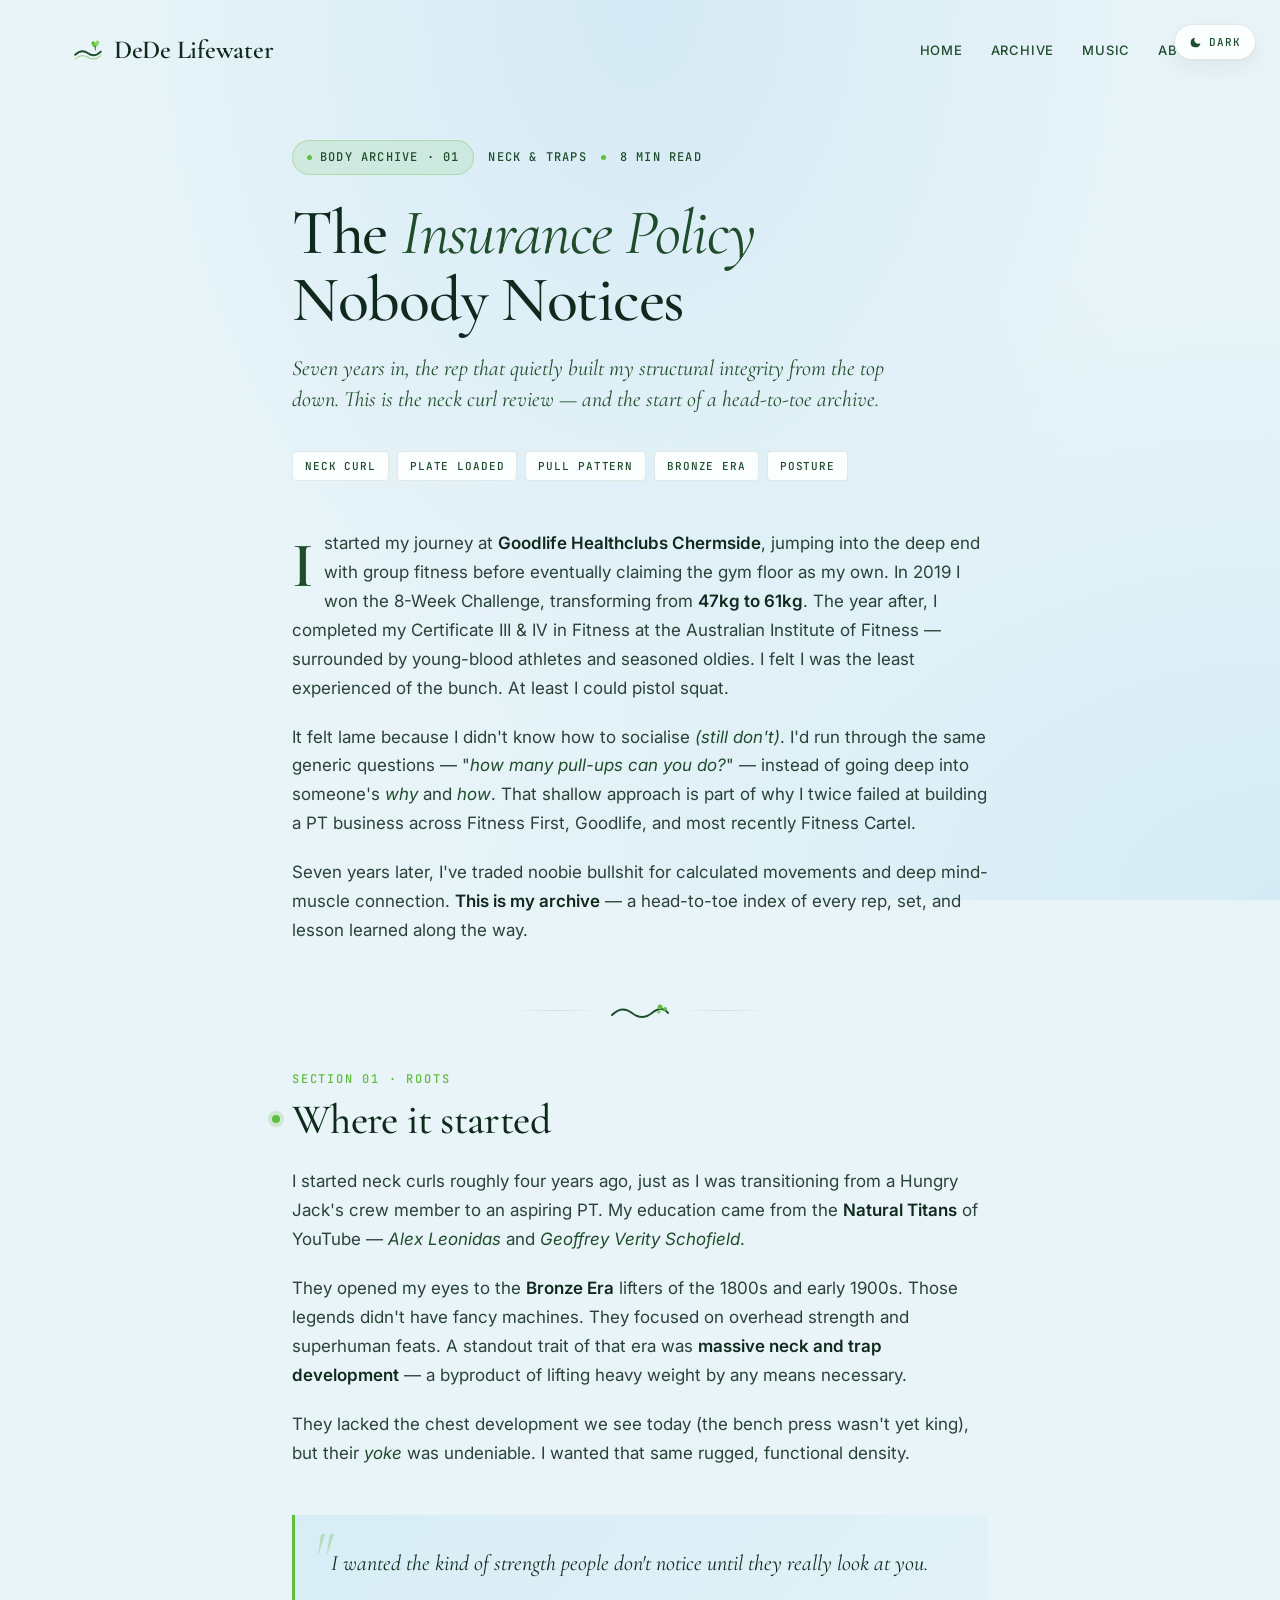
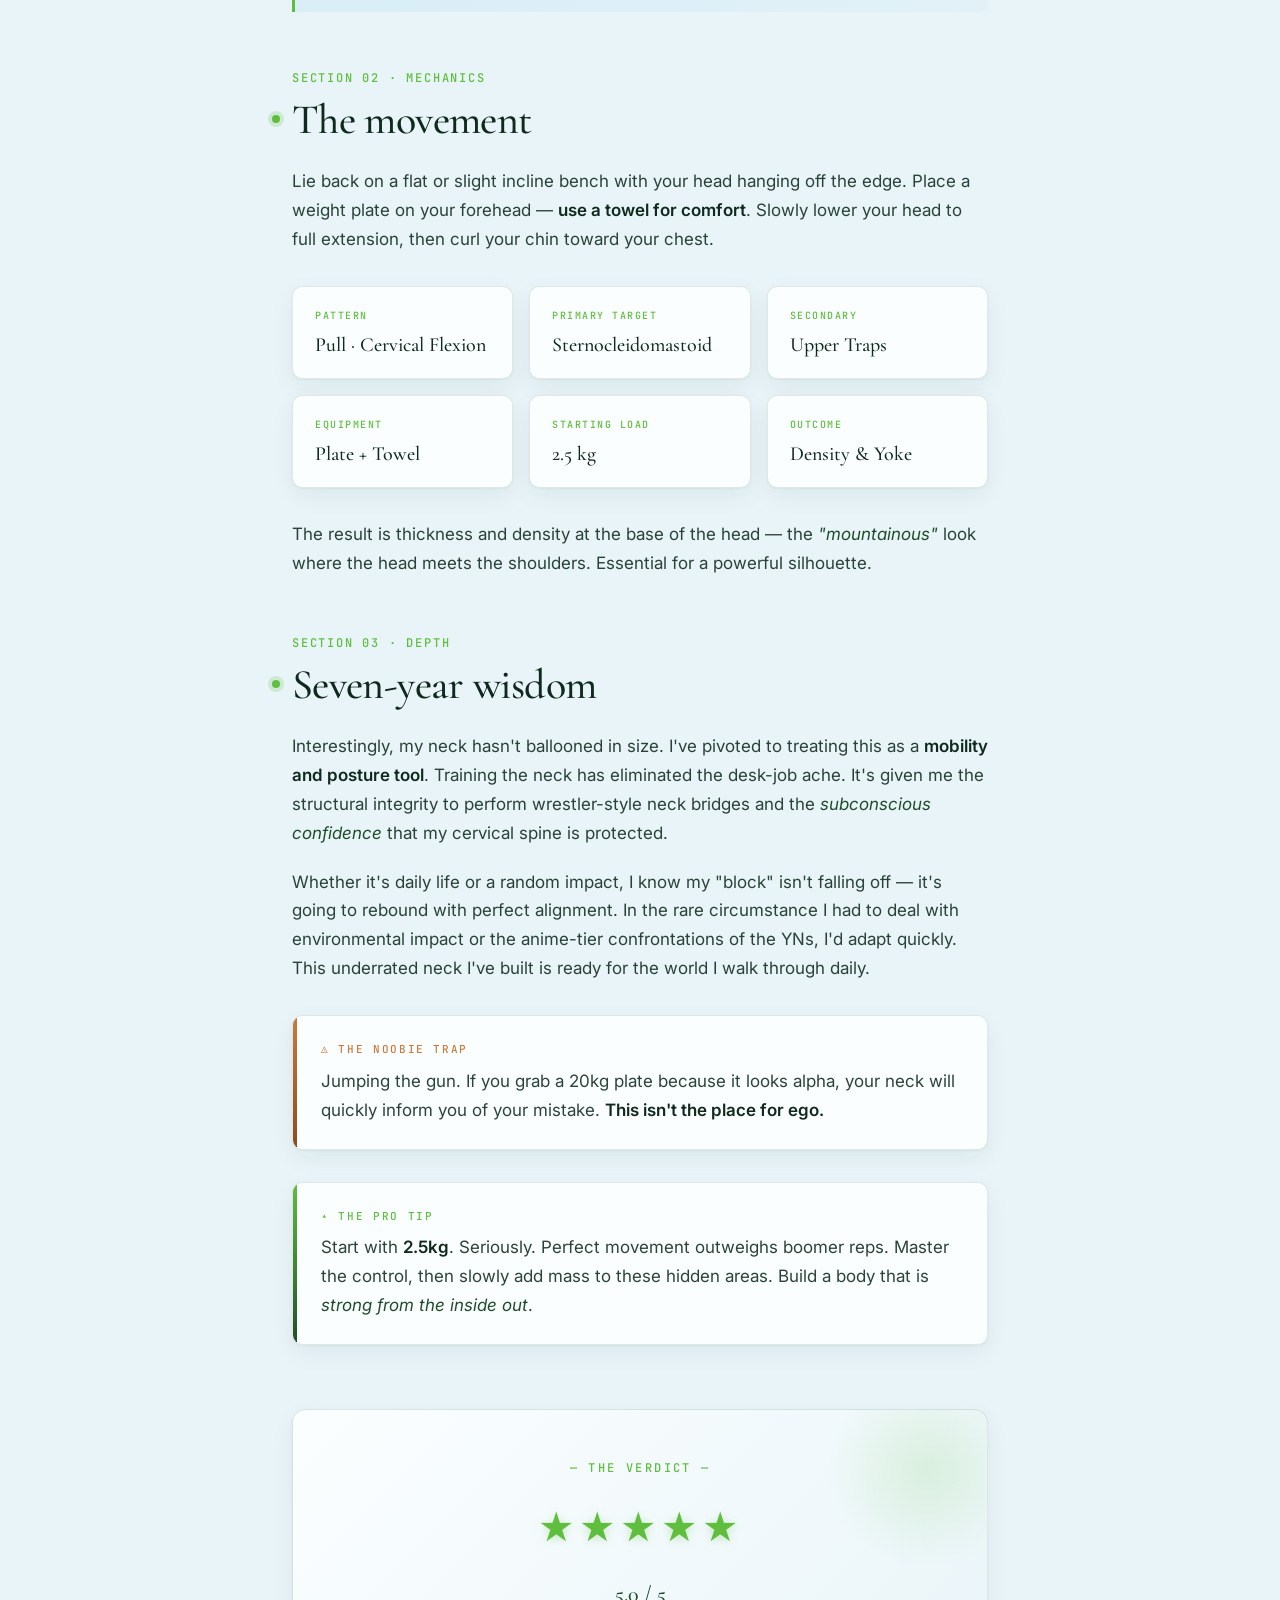
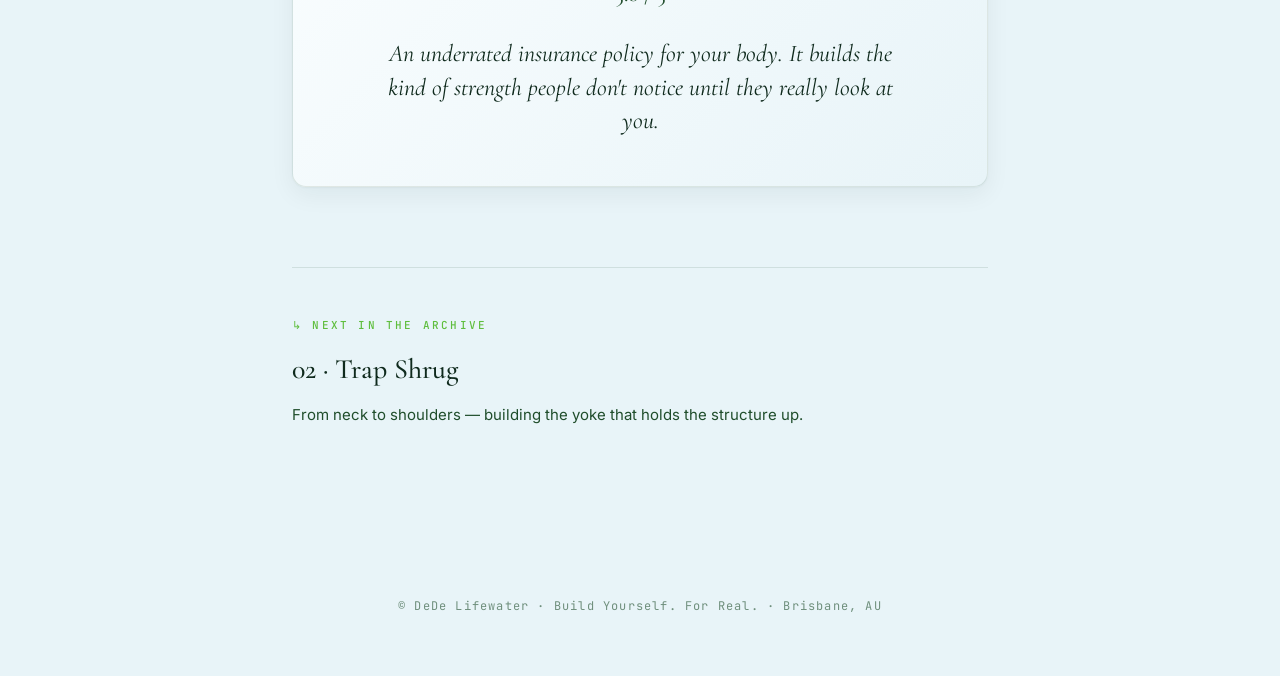
<file: posts/2026-04-26-neck-curl.html>
<!DOCTYPE html>
<html lang="en">
<head>
<meta charset="UTF-8">
<meta name="viewport" content="width=device-width, initial-scale=1.0">
<title>Neck Curl — The Insurance Policy | DeDe Lifewater</title>
<meta name="description" content="Seven years of training reviewed, exercise by exercise. Article 01: Neck Curl with plate — building structural integrity from the top down.">

<link rel="preconnect" href="https://fonts.googleapis.com">
<link rel="preconnect" href="https://fonts.gstatic.com" crossorigin>
<link href="https://fonts.googleapis.com/css2?family=Cormorant+Garamond:ital,wght@0,400;0,500;0,600;0,700;1,400;1,500&family=Inter:wght@300;400;500;600;700&family=JetBrains+Mono:wght@400;500&display=swap" rel="stylesheet">

<style>
:root {
  /* LIFEWATER palette — pulled from logo */
  --root-deep: #0F2A1D;        /* deep root green — primary text */
  --forest: #1F4D2B;            /* logo wave color */
  --sprout: #5FBE3E;            /* sprout green — accents */
  --sprout-soft: #8FD56E;       /* lighter sprout */
  --sky: #A8D8F0;               /* sky water */
  --sky-soft: #D5EAF5;          /* softer sky */
  --mist: #E8F4F8;              /* off-white bg */
  --paper: #FBFEFF;             /* card surface */
  --line: rgba(31, 77, 43, 0.12);
  --shadow: 0 1px 2px rgba(15, 42, 29, 0.04), 0 8px 24px rgba(15, 42, 29, 0.06);

  --serif: 'Cormorant Garamond', Georgia, serif;
  --sans: 'Inter', system-ui, sans-serif;
  --mono: 'JetBrains Mono', monospace;
}

* { box-sizing: border-box; margin: 0; padding: 0; }

html { scroll-behavior: smooth; }

body {
  font-family: var(--sans);
  font-weight: 400;
  font-size: 17px;
  line-height: 1.7;
  color: var(--root-deep);
  background: var(--mist);
  background-image:
    radial-gradient(ellipse at top, var(--sky-soft) 0%, transparent 60%),
    radial-gradient(ellipse at bottom right, rgba(168, 216, 240, 0.3) 0%, transparent 50%);
  background-attachment: fixed;
  min-height: 100vh;
  -webkit-font-smoothing: antialiased;
}

/* ── Top Nav ─────────────────────────────────── */
.nav {
  max-width: 1200px;
  margin: 0 auto;
  padding: 28px 32px;
  display: flex;
  justify-content: space-between;
  align-items: center;
}

.brand {
  font-family: var(--serif);
  font-size: 26px;
  font-weight: 600;
  color: var(--root-deep);
  text-decoration: none;
  letter-spacing: -0.01em;
  display: flex;
  align-items: center;
  gap: 10px;
}

.brand-mark {
  width: 32px;
  height: 32px;
  display: inline-block;
}

.nav-links {
  display: flex;
  gap: 28px;
  font-family: var(--sans);
  font-size: 13px;
  font-weight: 500;
  letter-spacing: 0.06em;
  text-transform: uppercase;
}

.nav-links a {
  color: var(--forest);
  text-decoration: none;
  position: relative;
  transition: color 0.2s;
}

.nav-links a:hover { color: var(--sprout); }

.nav-links a::after {
  content: '';
  position: absolute;
  left: 0; right: 0; bottom: -6px;
  height: 1px;
  background: var(--sprout);
  transform: scaleX(0);
  transition: transform 0.3s;
  transform-origin: left;
}

.nav-links a:hover::after { transform: scaleX(1); }

/* ── Article Container ───────────────────────── */
article {
  max-width: 760px;
  margin: 0 auto;
  padding: 40px 32px 120px;
}

/* ── Header / Hero ───────────────────────────── */
.article-meta {
  display: flex;
  align-items: center;
  gap: 14px;
  font-family: var(--mono);
  font-size: 12px;
  font-weight: 500;
  letter-spacing: 0.1em;
  text-transform: uppercase;
  color: var(--forest);
  margin-bottom: 24px;
}

.meta-dot {
  width: 5px; height: 5px;
  border-radius: 50%;
  background: var(--sprout);
}

.series-tag {
  display: inline-flex;
  align-items: center;
  gap: 8px;
  padding: 6px 14px;
  background: rgba(95, 190, 62, 0.12);
  border: 1px solid rgba(95, 190, 62, 0.3);
  border-radius: 100px;
  color: var(--forest);
}

h1 {
  font-family: var(--serif);
  font-weight: 500;
  font-size: clamp(40px, 6vw, 64px);
  line-height: 1.05;
  letter-spacing: -0.02em;
  color: var(--root-deep);
  margin-bottom: 20px;
}

h1 em {
  font-style: italic;
  color: var(--forest);
  font-weight: 400;
}

.subtitle {
  font-family: var(--serif);
  font-style: italic;
  font-size: 22px;
  font-weight: 400;
  color: var(--forest);
  line-height: 1.4;
  margin-bottom: 36px;
  max-width: 600px;
}

.tags {
  display: flex;
  gap: 8px;
  flex-wrap: wrap;
  margin-bottom: 48px;
  font-family: var(--mono);
  font-size: 11px;
  letter-spacing: 0.08em;
  text-transform: uppercase;
}

.tag {
  padding: 5px 12px;
  background: var(--paper);
  border: 1px solid var(--line);
  border-radius: 4px;
  color: var(--forest);
  font-weight: 500;
}

/* ── Wave Divider ────────────────────────────── */
.wave-divider {
  display: flex;
  justify-content: center;
  align-items: center;
  margin: 56px 0 48px;
  gap: 14px;
}

.wave-divider svg {
  flex-shrink: 0;
}

.wave-divider .line {
  height: 1px;
  width: 80px;
  background: linear-gradient(to right, transparent, var(--line), transparent);
}

/* ── Section Headers ─────────────────────────── */
.section {
  margin-bottom: 56px;
  scroll-margin-top: 40px;
}

.section-num {
  font-family: var(--mono);
  font-size: 12px;
  letter-spacing: 0.15em;
  color: var(--sprout);
  font-weight: 500;
  margin-bottom: 8px;
  display: block;
}

h2 {
  font-family: var(--serif);
  font-weight: 500;
  font-size: 42px;
  line-height: 1.1;
  letter-spacing: -0.015em;
  color: var(--root-deep);
  margin-bottom: 24px;
  position: relative;
  padding-left: 0;
}

h2::before {
  content: '';
  position: absolute;
  left: -20px;
  top: 18px;
  width: 8px;
  height: 8px;
  background: var(--sprout);
  border-radius: 50%;
  box-shadow: 0 0 0 4px rgba(95, 190, 62, 0.2);
}

@media (max-width: 600px) {
  h2::before { display: none; }
}

p {
  margin-bottom: 20px;
  font-size: 17px;
  color: rgba(15, 42, 29, 0.88);
}

p strong {
  color: var(--root-deep);
  font-weight: 600;
}

p em {
  color: var(--forest);
}

/* ── Pull Quote ──────────────────────────────── */
.pullquote {
  margin: 48px 0;
  padding: 32px 36px;
  background: linear-gradient(135deg, rgba(168, 216, 240, 0.25), rgba(168, 216, 240, 0.1));
  border-left: 3px solid var(--sprout);
  border-radius: 0 8px 8px 0;
  font-family: var(--serif);
  font-style: italic;
  font-size: 22px;
  line-height: 1.5;
  color: var(--root-deep);
  position: relative;
}

.pullquote::before {
  content: '"';
  position: absolute;
  top: 8px;
  left: 18px;
  font-size: 60px;
  color: var(--sprout);
  opacity: 0.3;
  font-family: var(--serif);
  line-height: 1;
}

/* ── Stat / Spec Grid ────────────────────────── */
.spec-grid {
  display: grid;
  grid-template-columns: repeat(auto-fit, minmax(220px, 1fr));
  gap: 16px;
  margin: 32px 0;
}

.spec-card {
  background: var(--paper);
  border: 1px solid var(--line);
  border-radius: 10px;
  padding: 20px 22px;
  box-shadow: var(--shadow);
  transition: transform 0.2s, box-shadow 0.2s;
}

.spec-card:hover {
  transform: translateY(-2px);
  box-shadow: 0 4px 12px rgba(15, 42, 29, 0.08), 0 12px 28px rgba(15, 42, 29, 0.08);
}

.spec-label {
  font-family: var(--mono);
  font-size: 10px;
  letter-spacing: 0.15em;
  text-transform: uppercase;
  color: var(--sprout);
  font-weight: 500;
  margin-bottom: 8px;
}

.spec-value {
  font-family: var(--serif);
  font-size: 20px;
  font-weight: 500;
  color: var(--root-deep);
  line-height: 1.3;
}

/* ── Pro Tip / Callout ───────────────────────── */
.callout {
  margin: 32px 0;
  padding: 24px 28px;
  background: var(--paper);
  border: 1px solid var(--line);
  border-radius: 10px;
  box-shadow: var(--shadow);
  position: relative;
  overflow: hidden;
}

.callout::before {
  content: '';
  position: absolute;
  top: 0; left: 0;
  width: 4px;
  height: 100%;
  background: linear-gradient(to bottom, var(--sprout), var(--forest));
}

.callout-label {
  font-family: var(--mono);
  font-size: 11px;
  letter-spacing: 0.15em;
  text-transform: uppercase;
  color: var(--sprout);
  font-weight: 500;
  margin-bottom: 8px;
  display: flex;
  align-items: center;
  gap: 8px;
}

.callout-label .icon {
  display: inline-block;
  width: 14px; height: 14px;
}

.callout-trap::before {
  background: linear-gradient(to bottom, #C97B3F, #8B4A1F);
}
.callout-trap .callout-label { color: #C97B3F; }

/* ── Verdict Section ─────────────────────────── */
.verdict {
  margin: 64px 0 32px;
  padding: 48px 40px;
  background: linear-gradient(135deg, var(--paper) 0%, var(--mist) 100%);
  border: 1px solid var(--line);
  border-radius: 14px;
  box-shadow: var(--shadow);
  text-align: center;
  position: relative;
  overflow: hidden;
}

.verdict::before {
  content: '';
  position: absolute;
  top: -40px;
  right: -40px;
  width: 200px;
  height: 200px;
  background: radial-gradient(circle, rgba(95, 190, 62, 0.15), transparent 70%);
  border-radius: 50%;
}

.verdict-label {
  font-family: var(--mono);
  font-size: 12px;
  letter-spacing: 0.2em;
  text-transform: uppercase;
  color: var(--sprout);
  font-weight: 500;
  margin-bottom: 20px;
}

.verdict-rating {
  font-size: 36px;
  margin-bottom: 16px;
  letter-spacing: 4px;
}

.verdict-rating .star {
  color: var(--sprout);
  filter: drop-shadow(0 2px 4px rgba(95, 190, 62, 0.3));
}

.verdict-score {
  font-family: var(--serif);
  font-size: 22px;
  font-weight: 500;
  color: var(--forest);
  margin-bottom: 24px;
}

.verdict-final {
  font-family: var(--serif);
  font-style: italic;
  font-size: 24px;
  line-height: 1.4;
  color: var(--root-deep);
  max-width: 520px;
  margin: 0 auto;
}

/* ── Footer / Up Next ────────────────────────── */
.up-next {
  margin-top: 80px;
  padding-top: 48px;
  border-top: 1px solid var(--line);
}

.up-next-label {
  font-family: var(--mono);
  font-size: 11px;
  letter-spacing: 0.2em;
  text-transform: uppercase;
  color: var(--sprout);
  font-weight: 500;
  margin-bottom: 12px;
}

.up-next-title {
  font-family: var(--serif);
  font-size: 28px;
  font-weight: 500;
  color: var(--root-deep);
  margin-bottom: 8px;
}

.up-next-desc {
  font-size: 15px;
  color: var(--forest);
}

footer {
  max-width: 760px;
  margin: 0 auto;
  padding: 48px 32px 60px;
  text-align: center;
  font-family: var(--mono);
  font-size: 12px;
  letter-spacing: 0.1em;
  color: var(--forest);
  opacity: 0.6;
}

/* ── First letter drop cap ───────────────────── */
.intro p:first-of-type::first-letter {
  font-family: var(--serif);
  font-size: 64px;
  font-weight: 600;
  color: var(--forest);
  float: left;
  line-height: 0.85;
  margin: 6px 10px 0 0;
  padding-top: 4px;
}

/* ── Animations ──────────────────────────────── */
@keyframes fadeUp {
  from { opacity: 0; transform: translateY(12px); }
  to { opacity: 1; transform: translateY(0); }
}

article > * {
  animation: fadeUp 0.6s ease-out backwards;
}

article > *:nth-child(1) { animation-delay: 0.05s; }
article > *:nth-child(2) { animation-delay: 0.12s; }
article > *:nth-child(3) { animation-delay: 0.19s; }
article > *:nth-child(4) { animation-delay: 0.26s; }
article > *:nth-child(5) { animation-delay: 0.33s; }

/* ── Responsive ──────────────────────────────── */
@media (max-width: 640px) {
  .nav { padding: 20px 20px; }
  .nav-links { display: none; }
  article { padding: 24px 22px 80px; }
  h1 { font-size: 38px; }
  h2 { font-size: 30px; }
  .subtitle { font-size: 19px; }
  .pullquote { font-size: 19px; padding: 24px 24px 24px 28px; }
  .verdict { padding: 36px 24px; }
  .verdict-final { font-size: 20px; }
  body { font-size: 16px; }
}

/* ── Dark Mode Toggle ────────────────────────── */
.dark-toggle {
  position: fixed;
  top: 24px;
  right: 24px;
  z-index: 100;
  font-family: var(--mono);
  font-size: 11px;
  letter-spacing: 0.1em;
  text-transform: uppercase;
  font-weight: 500;
  padding: 10px 14px;
  background: var(--paper);
  color: var(--forest);
  border: 1px solid var(--line);
  border-radius: 100px;
  cursor: pointer;
  transition: all 0.25s;
  display: inline-flex;
  align-items: center;
  gap: 7px;
  box-shadow: var(--shadow);
}
.dark-toggle:hover { border-color: var(--sprout); color: var(--sprout); }
.dark-toggle svg { width: 13px; height: 13px; flex-shrink: 0; }
.dark-icon-sun { display: none; }
.dark-icon-moon { display: block; }

body.dark {
  --root-deep: #CCE5C4;
  --forest: #7DC85A;
  --mist: #0C1810;
  --paper: #141F16;
  --line: rgba(95, 190, 62, 0.18);
  --shadow: 0 1px 3px rgba(0,0,0,0.35), 0 8px 24px rgba(0,0,0,0.45);
  background: #0C1810;
  background-image: none;
  color: var(--root-deep);
}

body.dark p,
body.dark .subtitle,
body.dark .up-next-desc { color: rgba(204, 229, 196, 0.85); }

body.dark .pullquote {
  background: linear-gradient(135deg, rgba(95,190,62,0.1), rgba(95,190,62,0.05));
  color: var(--root-deep);
}

body.dark .spec-card:hover {
  box-shadow: 0 4px 12px rgba(0,0,0,0.3), 0 12px 28px rgba(0,0,0,0.3);
}

body.dark .dark-toggle { background: var(--paper); border-color: rgba(95,190,62,0.3); }
body.dark .dark-icon-sun { display: block; }
body.dark .dark-icon-moon { display: none; }

@media (max-width: 640px) {
  .dark-toggle { top: auto; bottom: 20px; right: 20px; }
}
</style>
</head>
<body>

<!-- ── Dark Mode Toggle ────────────────────────── -->
<button class="dark-toggle" id="darkToggle" aria-label="Toggle dark mode">
  <svg class="dark-icon-moon" viewBox="0 0 24 24" fill="currentColor" stroke="none" xmlns="http://www.w3.org/2000/svg"><path d="M21 12.79A9 9 0 1 1 11.21 3 7 7 0 0 0 21 12.79z"/></svg>
  <svg class="dark-icon-sun" viewBox="0 0 24 24" fill="none" stroke="currentColor" stroke-width="2.2" stroke-linecap="round" stroke-linejoin="round" xmlns="http://www.w3.org/2000/svg"><circle cx="12" cy="12" r="4"/><line x1="12" y1="2" x2="12" y2="5"/><line x1="12" y1="19" x2="12" y2="22"/><line x1="2" y1="12" x2="5" y2="12"/><line x1="19" y1="12" x2="22" y2="12"/><line x1="4.22" y1="4.22" x2="6.34" y2="6.34"/><line x1="17.66" y1="17.66" x2="19.78" y2="19.78"/><line x1="19.78" y1="4.22" x2="17.66" y2="6.34"/><line x1="6.34" y1="17.66" x2="4.22" y2="19.78"/></svg>
  <span id="darkLabel">Dark</span>
</button>

<!-- ── Navigation ─────────────────────────────── -->
<nav class="nav">
  <a href="/index.html" class="brand">
    <svg class="brand-mark" viewBox="0 0 100 100" xmlns="http://www.w3.org/2000/svg">
      <path d="M10 65 Q 30 45, 50 60 T 90 55" stroke="#1F4D2B" stroke-width="6" fill="none" stroke-linecap="round"/>
      <path d="M10 78 Q 30 60, 50 73 T 90 68" stroke="#5FBE3E" stroke-width="3" fill="none" stroke-linecap="round" opacity="0.7"/>
      <ellipse cx="68" cy="32" rx="6" ry="10" fill="#5FBE3E" transform="rotate(-25 68 32)"/>
      <ellipse cx="78" cy="30" rx="6" ry="10" fill="#8FD56E" transform="rotate(25 78 30)"/>
      <line x1="73" y1="38" x2="73" y2="50" stroke="#1F4D2B" stroke-width="2.5" stroke-linecap="round"/>
    </svg>
    DeDe Lifewater
  </a>
  <div class="nav-links">
    <a href="/index.html">Home</a>
    <a href="/archive.html">Archive</a>
    <a href="/music.html">Music</a>
    <a href="/index.html#about">About</a>
  </div>
</nav>

<!-- ── Article ────────────────────────────────── -->
<article>

  <!-- Meta + tags -->
  <div class="article-meta">
    <span class="series-tag"><span class="meta-dot"></span> Body Archive · 01</span>
    <span>Neck &amp; Traps</span>
    <span class="meta-dot"></span>
    <span>8 min read</span>
  </div>

  <!-- Title -->
  <h1>The <em>Insurance Policy</em><br>Nobody Notices</h1>

  <p class="subtitle">
    Seven years in, the rep that quietly built my structural integrity from the top down. This is the neck curl review — and the start of a head-to-toe archive.
  </p>

  <div class="tags">
    <span class="tag">Neck Curl</span>
    <span class="tag">Plate Loaded</span>
    <span class="tag">Pull Pattern</span>
    <span class="tag">Bronze Era</span>
    <span class="tag">Posture</span>
  </div>

  <!-- Intro / Drop cap -->
  <div class="intro">
    <p>
      I started my journey at <strong>Goodlife Healthclubs Chermside</strong>, jumping into the deep end with group fitness before eventually claiming the gym floor as my own. In 2019 I won the 8-Week Challenge, transforming from <strong>47kg to 61kg</strong>. The year after, I completed my Certificate III &amp; IV in Fitness at the Australian Institute of Fitness — surrounded by young-blood athletes and seasoned oldies. I felt I was the least experienced of the bunch. At least I could pistol squat.
    </p>
    <p>
      It felt lame because I didn't know how to socialise <em>(still don't)</em>. I'd run through the same generic questions — "<em>how many pull-ups can you do?</em>" — instead of going deep into someone's <em>why</em> and <em>how</em>. That shallow approach is part of why I twice failed at building a PT business across Fitness First, Goodlife, and most recently Fitness Cartel.
    </p>
    <p>
      Seven years later, I've traded noobie bullshit for calculated movements and deep mind-muscle connection. <strong>This is my archive</strong> — a head-to-toe index of every rep, set, and lesson learned along the way.
    </p>
  </div>

  <!-- Wave Divider -->
  <div class="wave-divider">
    <span class="line"></span>
    <svg width="60" height="20" viewBox="0 0 60 20" xmlns="http://www.w3.org/2000/svg">
      <path d="M2 14 Q 12 4, 22 12 T 42 12 T 58 12" stroke="#1F4D2B" stroke-width="2" fill="none" stroke-linecap="round"/>
      <circle cx="50" cy="6" r="2.5" fill="#5FBE3E"/>
      <circle cx="55" cy="8" r="2" fill="#5FBE3E"/>
      <circle cx="49" cy="11" r="1.8" fill="#5FBE3E" opacity="0.7"/>
    </svg>
    <span class="line"></span>
  </div>

  <!-- ROOTS -->
  <section class="section" id="roots">
    <span class="section-num">SECTION 01 · ROOTS</span>
    <h2>Where it started</h2>

    <p>
      I started neck curls roughly four years ago, just as I was transitioning from a Hungry Jack's crew member to an aspiring PT. My education came from the <strong>Natural Titans</strong> of YouTube — <em>Alex Leonidas</em> and <em>Geoffrey Verity Schofield</em>.
    </p>
    <p>
      They opened my eyes to the <strong>Bronze Era</strong> lifters of the 1800s and early 1900s. Those legends didn't have fancy machines. They focused on overhead strength and superhuman feats. A standout trait of that era was <strong>massive neck and trap development</strong> — a byproduct of lifting heavy weight by any means necessary.
    </p>
    <p>
      They lacked the chest development we see today (the bench press wasn't yet king), but their <em>yoke</em> was undeniable. I wanted that same rugged, functional density.
    </p>

    <div class="pullquote">
      I wanted the kind of strength people don't notice until they really look at you.
    </div>
  </section>

  <!-- MECHANICS -->
  <section class="section" id="mechanics">
    <span class="section-num">SECTION 02 · MECHANICS</span>
    <h2>The movement</h2>

    <p>
      Lie back on a flat or slight incline bench with your head hanging off the edge. Place a weight plate on your forehead — <strong>use a towel for comfort</strong>. Slowly lower your head to full extension, then curl your chin toward your chest.
    </p>

    <div class="spec-grid">
      <div class="spec-card">
        <div class="spec-label">Pattern</div>
        <div class="spec-value">Pull · Cervical Flexion</div>
      </div>
      <div class="spec-card">
        <div class="spec-label">Primary Target</div>
        <div class="spec-value">Sternocleidomastoid</div>
      </div>
      <div class="spec-card">
        <div class="spec-label">Secondary</div>
        <div class="spec-value">Upper Traps</div>
      </div>
      <div class="spec-card">
        <div class="spec-label">Equipment</div>
        <div class="spec-value">Plate + Towel</div>
      </div>
      <div class="spec-card">
        <div class="spec-label">Starting Load</div>
        <div class="spec-value">2.5 kg</div>
      </div>
      <div class="spec-card">
        <div class="spec-label">Outcome</div>
        <div class="spec-value">Density &amp; Yoke</div>
      </div>
    </div>

    <p>
      The result is thickness and density at the base of the head — the <em>"mountainous"</em> look where the head meets the shoulders. Essential for a powerful silhouette.
    </p>
  </section>

  <!-- DEPTH -->
  <section class="section" id="depth">
    <span class="section-num">SECTION 03 · DEPTH</span>
    <h2>Seven-year wisdom</h2>

    <p>
      Interestingly, my neck hasn't ballooned in size. I've pivoted to treating this as a <strong>mobility and posture tool</strong>. Training the neck has eliminated the desk-job ache. It's given me the structural integrity to perform wrestler-style neck bridges and the <em>subconscious confidence</em> that my cervical spine is protected.
    </p>
    <p>
      Whether it's daily life or a random impact, I know my "block" isn't falling off — it's going to rebound with perfect alignment. In the rare circumstance I had to deal with environmental impact or the anime-tier confrontations of the YNs, I'd adapt quickly. This underrated neck I've built is ready for the world I walk through daily.
    </p>

    <div class="callout callout-trap">
      <div class="callout-label">⚠ The Noobie Trap</div>
      <p style="margin: 0;">
        Jumping the gun. If you grab a 20kg plate because it looks alpha, your neck will quickly inform you of your mistake. <strong>This isn't the place for ego.</strong>
      </p>
    </div>

    <div class="callout">
      <div class="callout-label">▴ The Pro Tip</div>
      <p style="margin: 0;">
        Start with <strong>2.5kg</strong>. Seriously. Perfect movement outweighs boomer reps. Master the control, then slowly add mass to these hidden areas. Build a body that is <em>strong from the inside out</em>.
      </p>
    </div>
  </section>

  <!-- VERDICT -->
  <section class="section" id="verdict">
    <div class="verdict">
      <div class="verdict-label">— The Verdict —</div>
      <div class="verdict-rating">
        <span class="star">★</span><span class="star">★</span><span class="star">★</span><span class="star">★</span><span class="star">★</span>
      </div>
      <div class="verdict-score">5.0 / 5</div>
      <div class="verdict-final">
        An underrated insurance policy for your body. It builds the kind of strength people don't notice <em>until they really look at you.</em>
      </div>
    </div>
  </section>

  <!-- Up Next -->
  <div class="up-next">
    <div class="up-next-label">↳ Next in the archive</div>
    <div class="up-next-title">02 · Trap Shrug</div>
    <div class="up-next-desc">From neck to shoulders — building the yoke that holds the structure up.</div>
  </div>

</article>

<footer>
  © DeDe Lifewater · Build Yourself. For Real. · Brisbane, AU
</footer>

<script>
  (function () {
    const toggle = document.getElementById('darkToggle');
    const label = document.getElementById('darkLabel');
    const KEY = 'dlw-dark';
    if (localStorage.getItem(KEY) === '1') {
      document.body.classList.add('dark');
      if (label) label.textContent = 'Light';
    }
    toggle?.addEventListener('click', () => {
      const on = document.body.classList.toggle('dark');
      if (label) label.textContent = on ? 'Light' : 'Dark';
      localStorage.setItem(KEY, on ? '1' : '0');
    });
  })();
</script>
</body>
</html>
</file>
<file: css/style.css>
@import url('https://fonts.googleapis.com/css2?family=Cinzel:wght@400;600;700;900&family=Inter:wght@300;400;500;600&display=swap');

:root {
  --bg-primary: #04060e;
  --bg-secondary: #080d1a;
  --bg-card: #0c1526;
  --bg-card-hover: #101d34;
  --ocean: #1a7fa8;
  --ocean-light: #4db8d4;
  --ocean-dark: #0e5570;
  --ocean-glow: rgba(26, 127, 168, 0.25);
  --jade: #00c896;
  --jade-dark: #009e78;
  --jade-glow: rgba(0, 200, 150, 0.25);
  --text: #dde6f4;
  --text-muted: #4a6278;
  --text-dim: #8aa0b4;
  --border: #112030;
  --border-glow: #1a3a50;
}

* { margin: 0; padding: 0; box-sizing: border-box; }
html { scroll-behavior: smooth; background: var(--bg-primary); }

body {
  background: none;
  color: var(--text);
  font-family: 'Inter', sans-serif;
  font-weight: 400;
  line-height: 1.7;
  overflow-x: hidden;
  position: relative;
}

/* ── FULL-PAGE TREE ── */
#page-tree {
  position: absolute;
  top: 0;
  left: 0;
  width: 100%;
  overflow: hidden;
  pointer-events: none;
  z-index: 0;
}

#page-tree svg {
  width: 100%;
  display: block;
}

/* Sections sit above the tree */
.hero, section, .newsletter-section, footer {
  position: relative;
  z-index: 1;
}

/* Root-5 center spine */
.root-path-5 { stroke: #00c896; opacity: 0.22; }

/* Section anchor node pulses */
.section-node {
  animation: nodePulse 3.5s ease-in-out infinite;
}
.section-node-outer {
  animation: nodePulse 3.5s ease-in-out infinite 0.6s;
}
@keyframes nodePulse {
  0%, 100% { opacity: 0.18; }
  50%       { opacity: 0.62; }
}

#star-canvas {
  position: fixed;
  inset: 0;
  width: 100%;
  height: 100%;
  z-index: -1;
  pointer-events: none;
}

::-webkit-scrollbar { width: 4px; }
::-webkit-scrollbar-track { background: var(--bg-secondary); }
::-webkit-scrollbar-thumb { background: var(--ocean-dark); border-radius: 2px; }

/* ── NAV HOVER TRIGGER ZONE ── */
.nav-trigger {
  position: fixed;
  top: 0;
  left: 0;
  right: 0;
  height: 12px;
  z-index: 1001;
}

/* ── TOP HORIZONTAL NAV ── */
nav {
  position: fixed;
  top: 0;
  left: 0;
  right: 0;
  height: 60px;
  background: rgba(4, 6, 14, 0.96);
  backdrop-filter: blur(18px);
  border-bottom: 1px solid var(--border);
  z-index: 1000;
  display: flex;
  align-items: center;
  justify-content: space-between;
  padding: 0 2.5rem;
  transform: translateY(-100%);
  transition: transform 0.4s cubic-bezier(0.4, 0, 0.2, 1),
              border-color 0.3s ease,
              box-shadow 0.3s ease;
}

nav.nav-visible {
  transform: translateY(0);
  border-bottom-color: var(--ocean-dark);
  box-shadow: 0 4px 30px rgba(0, 0, 0, 0.5), 0 0 20px rgba(26, 127, 168, 0.08);
}

.nav-logo {
  font-family: 'Cinzel', serif;
  font-size: 1.05rem;
  font-weight: 700;
  color: var(--text);
  text-decoration: none;
  letter-spacing: 0.04em;
  white-space: nowrap;
}

.nav-logo span { color: var(--jade); }

.nav-links {
  display: flex;
  gap: 2.5rem;
  list-style: none;
  align-items: center;
}

.nav-links a {
  color: var(--text-muted);
  text-decoration: none;
  font-size: 0.78rem;
  font-weight: 500;
  letter-spacing: 0.1em;
  text-transform: uppercase;
  transition: color 0.3s ease;
  position: relative;
  white-space: nowrap;
}

.nav-links a::after {
  content: '';
  position: absolute;
  bottom: -4px;
  left: 0;
  width: 0;
  height: 1px;
  background: var(--jade);
  transition: width 0.3s ease;
}

.nav-links a:hover,
.nav-links a.active { color: var(--jade); }

.nav-links a:hover::after,
.nav-links a.active::after { width: 100%; }

/* Mobile hamburger (hidden on desktop) */
.nav-toggle {
  display: none;
  flex-direction: column;
  gap: 5px;
  cursor: pointer;
  background: none;
  border: none;
  padding: 4px;
}

.nav-toggle span {
  display: block;
  width: 22px;
  height: 2px;
  background: var(--text-dim);
  transition: all 0.3s ease;
}

/* ── MOON TRACKER ── */
.moon-tracker {
  position: fixed;
  top: 1.2rem;
  right: 1.5rem;
  z-index: 999;
  display: flex;
  align-items: center;
  gap: 0.5rem;
  background: rgba(4, 6, 14, 0.75);
  backdrop-filter: blur(10px);
  border: 1px solid var(--border);
  padding: 0.4rem 0.9rem;
  cursor: default;
  transition: border-color 0.3s ease;
}

.moon-tracker:hover { border-color: var(--ocean-dark); }

.moon-emoji { font-size: 1rem; line-height: 1; }

.moon-info {
  display: flex;
  flex-direction: column;
  gap: 1px;
}

.moon-phase-name {
  font-size: 0.65rem;
  letter-spacing: 0.12em;
  text-transform: uppercase;
  color: var(--ocean-light);
  white-space: nowrap;
}

.moon-illumination {
  font-size: 0.6rem;
  color: var(--text-muted);
}

.tree-line       { stroke: #112a3a; fill: none; stroke-linecap: round; stroke-width: 1; }
.tree-line-bright{ stroke: #1a4a60; fill: none; stroke-linecap: round; stroke-width: 1.2; }

/* root shadow base — dark blurred duplicate for 3D depth */
.root-shadow { fill: none; stroke: #000; stroke-linecap: round; opacity: 0.32; }
/* root highlight — thin bright edge for cylindrical sheen */
.root-hl     { fill: none; stroke-linecap: round; opacity: 0.28; }

.root-path-1 { stroke: #00c896; opacity: 0.55; }
.root-path-2 { stroke: #4db8d4; opacity: 0.50; }
.root-path-3 { stroke: #c8a040; opacity: 0.50; }
.root-path-4 { stroke: #4db8d4; opacity: 0.62; }
.root-path-5 { stroke: #00c896; opacity: 0.28; }

.leaf { fill: #1a4a60; opacity: 0.7; }
.canopy-glow { fill: rgba(26,127,168,0.12); filter: blur(8px); }

.tree-canopy {
  transform-origin: 600px 320px;
  animation: treeSway 9s ease-in-out infinite;
  will-change: transform;
}

@keyframes treeSway {
  0%, 100% { transform: rotate(-0.25deg); }
  50%       { transform: rotate(0.25deg); }
}

.pulse-drop {
  fill: #4db8d4;
  animation: pulseDrop 3.5s ease-in-out infinite;
}

@keyframes pulseDrop {
  0%, 100% { opacity: 0; r: 1; }
  50%       { opacity: 0.8; r: 2.5; }
}

.drop-1 { fill: #00c896; }
.drop-2 { fill: #4db8d4; }
.drop-3 { fill: #c8a040; }
.drop-4 { fill: #4db8d4; }

.trunk-label {
  font-family: 'JetBrains Mono', 'Courier New', monospace;
  font-size: 8px;
  letter-spacing: 0.3em;
  fill: #1a3a50;
  text-transform: uppercase;
}

/* ── HERO ── */
.hero {
  position: relative;
  height: 100vh;
  display: flex;
  align-items: center;
  justify-content: center;
  text-align: center;
  overflow: visible;
}

#hero-canvas {
  position: absolute;
  inset: 0;
  width: 100%;
  height: 100%;
}

.hero-content {
  position: relative;
  z-index: 2;
  max-width: 800px;
  padding: 2rem;
}

.hero-logo {
  width: 72px;
  height: auto;
  margin: 0 auto 1.2rem;
  display: block;
  filter: drop-shadow(0 0 10px rgba(0,200,150,0.4));
  opacity: 0;
  animation: fadeUpLogo 1s ease forwards 0.2s;
}

@keyframes fadeUpLogo {
  from { opacity: 0; transform: translateY(20px); }
  to { opacity: 0.45; transform: translateY(0); }
}

.footer-logo-img {
  width: 44px;
  height: auto;
  margin: 0 auto 0.6rem;
  display: block;
  opacity: 0.8;
  filter: drop-shadow(0 0 6px rgba(0,200,150,0.2));
}

.hero-eyebrow {
  font-size: 0.7rem;
  letter-spacing: 0.3em;
  text-transform: uppercase;
  color: var(--ocean-light);
  margin-bottom: 1.5rem;
  opacity: 0;
  animation: fadeUp 1s ease forwards 0.5s;
}

.hero-title {
  font-family: 'Cinzel', serif;
  font-size: clamp(2.5rem, 7vw, 5.5rem);
  font-weight: 900;
  line-height: 1.1;
  margin-bottom: 1.5rem;
  opacity: 0;
  animation: fadeUp 1s ease forwards 0.8s;
}

.hero-title .name-dede { color: var(--text); display: block; }
.hero-title .name-lifewater {
  color: var(--ocean-light);
  text-shadow: 0 0 40px var(--ocean-glow), 0 0 80px rgba(26, 127, 168, 0.15);
  display: block;
}

.hero-quote {
  font-size: 1rem;
  color: var(--text-dim);
  font-style: italic;
  margin-bottom: 2.5rem;
  opacity: 0;
  animation: fadeUp 1s ease forwards 1.1s;
}

.hero-quote span { color: var(--jade); }

.hero-cta {
  display: flex;
  gap: 1rem;
  justify-content: center;
  flex-wrap: wrap;
  opacity: 0;
  animation: fadeUp 1s ease forwards 1.4s;
}

.btn-primary {
  padding: 0.7rem 1.8rem;
  background: transparent;
  border: 1px solid var(--jade);
  color: var(--jade);
  font-family: 'Inter', sans-serif;
  font-size: 0.8rem;
  font-weight: 600;
  letter-spacing: 0.1em;
  text-transform: uppercase;
  text-decoration: none;
  cursor: pointer;
  transition: all 0.3s ease;
  position: relative;
  overflow: hidden;
}

.btn-primary::before {
  content: '';
  position: absolute;
  inset: 0;
  background: var(--jade);
  transform: translateX(-100%);
  transition: transform 0.3s ease;
  z-index: -1;
}

.btn-primary:hover { color: var(--bg-primary); box-shadow: 0 0 20px var(--jade-glow); }
.btn-primary:hover::before { transform: translateX(0); }

.btn-secondary {
  padding: 0.7rem 1.8rem;
  background: transparent;
  border: 1px solid var(--border-glow);
  color: var(--text-dim);
  font-family: 'Inter', sans-serif;
  font-size: 0.8rem;
  font-weight: 600;
  letter-spacing: 0.1em;
  text-transform: uppercase;
  text-decoration: none;
  cursor: pointer;
  transition: all 0.3s ease;
}

.btn-secondary:hover { border-color: var(--ocean); color: var(--ocean-light); box-shadow: 0 0 20px var(--ocean-glow); }

.scroll-indicator {
  position: absolute;
  bottom: 2rem;
  left: 50%;
  transform: translateX(-50%);
  display: flex;
  flex-direction: column;
  align-items: center;
  gap: 0.5rem;
  color: var(--text-muted);
  font-size: 0.65rem;
  letter-spacing: 0.2em;
  text-transform: uppercase;
  opacity: 0;
  animation: fadeIn 1s ease forwards 2s;
}

.scroll-indicator::after {
  content: '';
  width: 1px;
  height: 36px;
  background: linear-gradient(to bottom, var(--ocean), transparent);
  animation: scrollPulse 2s ease infinite;
}

/* ── SECTIONS ── */
section {
  padding: 6rem 3rem;
  max-width: 1100px;
  margin: 0 auto;
  text-align: center;
}

section .about-grid,
section .cards-grid,
section .contact-grid {
  text-align: left;
}

.section-label {
  font-size: 0.68rem;
  letter-spacing: 0.3em;
  text-transform: uppercase;
  color: var(--jade);
  margin-bottom: 0.75rem;
  display: block;
}

.section-title {
  font-family: 'Cinzel', serif;
  font-size: clamp(1.6rem, 3.5vw, 2.6rem);
  font-weight: 700;
  color: var(--text);
  margin-bottom: 1rem;
  line-height: 1.2;
}

.section-title span { color: var(--ocean-light); }

.section-divider {
  width: 50px;
  height: 2px;
  background: linear-gradient(to right, var(--jade), transparent);
  margin: 0 auto 2rem;
}

/* ── ABOUT ── */
.about-grid {
  display: grid;
  grid-template-columns: 1fr 1fr;
  gap: 4rem;
  align-items: center;
}

.about-text p { color: var(--text-dim); margin-bottom: 1.2rem; font-size: 1rem; }
.about-text p strong { color: var(--jade); font-weight: 600; }

.about-pillars { display: flex; flex-direction: column; gap: 1rem; }

.pillar {
  padding: 1.1rem 1.4rem;
  background: var(--bg-card);
  border: 1px solid var(--border);
  border-left: 3px solid var(--ocean);
  transition: all 0.3s ease;
}

.pillar:hover {
  border-left-color: var(--jade);
  background: var(--bg-card-hover);
  transform: translateX(4px);
}

.pillar h4 {
  font-family: 'Cinzel', serif;
  font-size: 0.85rem;
  color: var(--ocean-light);
  margin-bottom: 0.2rem;
  letter-spacing: 0.05em;
}

.pillar p { font-size: 0.82rem; color: var(--text-muted); }

/* ── CARDS ── */
.cards-grid {
  display: grid;
  grid-template-columns: repeat(auto-fill, minmax(280px, 1fr));
  gap: 1.25rem;
  margin-top: 2rem;
}

.card {
  background: var(--bg-card);
  border: 1px solid var(--border);
  padding: 1.6rem;
  transition: all 0.3s ease;
  text-decoration: none;
  color: inherit;
  display: block;
  position: relative;
  overflow: hidden;
}

.card::before {
  content: '';
  position: absolute;
  top: 0; left: 0; right: 0;
  height: 2px;
  background: linear-gradient(to right, var(--ocean), var(--jade));
  transform: scaleX(0);
  transition: transform 0.3s ease;
}

.card:hover {
  border-color: var(--border-glow);
  background: var(--bg-card-hover);
  transform: translateY(-4px);
  box-shadow: 0 10px 35px rgba(0,0,0,0.4), 0 0 18px var(--ocean-glow);
}

.card:hover::before { transform: scaleX(1); }

.card-tag { font-size: 0.62rem; letter-spacing: 0.18em; text-transform: uppercase; color: var(--jade); margin-bottom: 0.7rem; }
.card h3 { font-family: 'Cinzel', serif; font-size: 1rem; font-weight: 600; color: var(--text); margin-bottom: 0.7rem; line-height: 1.4; }
.card p { font-size: 0.85rem; color: var(--text-muted); line-height: 1.6; }

.card-meta {
  font-size: 0.72rem;
  color: var(--text-muted);
  margin-top: 1rem;
  padding-top: 1rem;
  border-top: 1px solid var(--border);
  display: flex;
  justify-content: space-between;
  align-items: center;
}

.card-read-more { color: var(--ocean-light); font-size: 0.72rem; font-weight: 500; letter-spacing: 0.1em; text-transform: uppercase; }

/* ── NEWSLETTER ── */
.newsletter-section {
  background: var(--bg-secondary);
  border: 1px solid var(--border);
  border-top: 2px solid var(--ocean-dark);
  padding: 4rem 3rem;
  text-align: center;
  position: relative;
  overflow: hidden;
  max-width: none;
  margin: 0;
}

.newsletter-section::before {
  content: '';
  position: absolute;
  top: -50%; left: 50%;
  transform: translateX(-50%);
  width: 600px; height: 400px;
  background: radial-gradient(ellipse, rgba(26,127,168,0.07) 0%, transparent 70%);
  pointer-events: none;
}

.newsletter-section p { color: var(--text-dim); max-width: 500px; margin: 0 auto 2rem; font-size: 0.95rem; }

.newsletter-form {
  display: flex;
  gap: 0;
  max-width: 420px;
  margin: 0 auto;
}

.newsletter-form input {
  flex: 1;
  padding: 0.8rem 1.2rem;
  background: var(--bg-card);
  border: 1px solid var(--border-glow);
  border-right: none;
  color: var(--text);
  font-family: 'Inter', sans-serif;
  font-size: 0.88rem;
  outline: none;
  transition: border-color 0.3s ease;
}

.newsletter-form input::placeholder { color: var(--text-muted); }
.newsletter-form input:focus { border-color: var(--ocean); }

.newsletter-form button {
  padding: 0.8rem 1.4rem;
  background: var(--jade);
  border: none;
  color: var(--bg-primary);
  font-family: 'Inter', sans-serif;
  font-size: 0.78rem;
  font-weight: 700;
  letter-spacing: 0.1em;
  text-transform: uppercase;
  cursor: pointer;
  transition: all 0.3s ease;
  white-space: nowrap;
}

.newsletter-form button:hover { background: var(--jade-dark); box-shadow: 0 0 18px var(--jade-glow); }
.newsletter-note { font-size: 0.72rem; color: var(--text-muted); margin-top: 0.9rem; }

/* ── FOOTER ── */
footer {
  background: var(--bg-secondary);
  border-top: 1px solid var(--border);
  padding: 2.5rem 3rem 2rem;
  text-align: center;
}

.footer-logo { font-family: 'Cinzel', serif; font-size: 1.3rem; font-weight: 700; color: var(--text); margin-bottom: 0.4rem; }
.footer-logo span { color: var(--jade); }
.footer-tagline { font-size: 0.78rem; color: var(--text-muted); font-style: italic; margin-bottom: 1.5rem; }

.footer-links { display: flex; gap: 1.5rem; justify-content: center; flex-wrap: wrap; margin-bottom: 1.5rem; }
.footer-links a { color: var(--text-muted); text-decoration: none; font-size: 0.75rem; letter-spacing: 0.08em; text-transform: uppercase; transition: color 0.3s ease; }
.footer-links a:hover { color: var(--jade); }

.footer-bottom { font-size: 0.7rem; color: var(--text-muted); border-top: 1px solid var(--border); padding-top: 1.2rem; }

/* ── PAGE HERO ── */
.page-hero {
  padding: 8rem 3rem 4rem;
  text-align: center;
  background: linear-gradient(to bottom, rgba(26,127,168,0.04) 0%, transparent 100%);
  border-bottom: 1px solid var(--border);
}

/* ── BLOG ── */
.blog-grid { display: grid; grid-template-columns: 2fr 1fr; gap: 3rem; margin-top: 2.5rem; }
.blog-main .card { margin-bottom: 1.25rem; }

.blog-sidebar h3 {
  font-family: 'Cinzel', serif;
  font-size: 0.82rem;
  color: var(--ocean-light);
  letter-spacing: 0.1em;
  text-transform: uppercase;
  margin-bottom: 1rem;
  padding-bottom: 0.5rem;
  border-bottom: 1px solid var(--border);
}

.sidebar-tags { display: flex; flex-wrap: wrap; gap: 0.5rem; }

.tag {
  padding: 0.28rem 0.7rem;
  background: var(--bg-card);
  border: 1px solid var(--border);
  color: var(--text-muted);
  font-size: 0.72rem;
  text-decoration: none;
  transition: all 0.3s ease;
}

.tag:hover { border-color: var(--jade); color: var(--jade); }

/* ── CONTACT ── */
.contact-grid { display: grid; grid-template-columns: 1fr 1fr; gap: 4rem; margin-top: 2.5rem; }

.contact-info h3 { font-family: 'Cinzel', serif; font-size: 0.95rem; color: var(--ocean-light); margin-bottom: 1rem; }

.contact-detail {
  display: flex;
  align-items: center;
  gap: 1rem;
  padding: 0.9rem 0;
  border-bottom: 1px solid var(--border);
  color: var(--text-dim);
  font-size: 0.88rem;
}

.contact-detail a { color: var(--jade); text-decoration: none; transition: color 0.3s ease; }
.contact-detail a:hover { color: var(--jade-dark); }

.contact-form { display: flex; flex-direction: column; gap: 1rem; }

.form-group { display: flex; flex-direction: column; gap: 0.35rem; }

.form-group label { font-size: 0.7rem; letter-spacing: 0.1em; text-transform: uppercase; color: var(--text-muted); }

.form-group input,
.form-group textarea,
.form-group select {
  padding: 0.8rem 1rem;
  background: var(--bg-card);
  border: 1px solid var(--border-glow);
  color: var(--text);
  font-family: 'Inter', sans-serif;
  font-size: 0.88rem;
  outline: none;
  transition: border-color 0.3s ease;
  resize: vertical;
}

.form-group input:focus,
.form-group textarea:focus,
.form-group select:focus {
  border-color: var(--ocean);
  box-shadow: 0 0 0 2px var(--ocean-glow);
}

.form-group select option { background: var(--bg-card); }

/* ── ANIMATIONS ── */
@keyframes fadeUp {
  from { opacity: 0; transform: translateY(20px); }
  to { opacity: 1; transform: translateY(0); }
}

@keyframes fadeIn {
  from { opacity: 0; }
  to { opacity: 1; }
}

@keyframes scrollPulse {
  0%, 100% { opacity: 0.3; }
  50% { opacity: 1; }
}

.reveal {
  opacity: 0;
  transform: translateY(28px);
  transition: opacity 0.7s ease, transform 0.7s ease;
  will-change: opacity, transform;
}

.reveal.visible { opacity: 1; transform: translateY(0); will-change: auto; }

/* ── BUY ME A COFFEE ── */
.btn-coffee {
  padding: 0.7rem 1.8rem;
  background: transparent;
  border: 1px solid #f4b400;
  color: #f4b400;
  font-family: 'Inter', sans-serif;
  font-size: 0.8rem;
  font-weight: 600;
  letter-spacing: 0.1em;
  text-transform: uppercase;
  text-decoration: none;
  cursor: pointer;
  transition: all 0.3s ease;
  display: inline-block;
}
.btn-coffee:hover {
  background: #f4b400;
  color: var(--bg-primary);
  box-shadow: 0 0 20px rgba(244,180,0,0.3);
}

.btn-wip {
  padding: 0.7rem 1.8rem;
  background: transparent;
  border: 1px solid #c87c2a;
  color: #c87c2a;
  font-family: 'Inter', sans-serif;
  font-size: 0.8rem;
  font-weight: 600;
  letter-spacing: 0.1em;
  text-transform: uppercase;
  text-decoration: none;
  cursor: pointer;
  transition: all 0.3s ease;
  display: inline-block;
}
.btn-wip:hover {
  background: rgba(200, 124, 42, 0.12);
  border-color: #ef9f27;
  color: #ef9f27;
  box-shadow: 0 0 20px rgba(200, 124, 42, 0.25);
}

/* ── VIDEO CARDS ── */
.video-wrapper {
  position: relative;
  padding-bottom: 56.25%;
  height: 0;
  overflow: hidden;
  background: var(--bg-primary);
}
.video-wrapper iframe {
  position: absolute;
  top: 0; left: 0;
  width: 100%; height: 100%;
  border: 0;
}

.video-embed-card {
  background: var(--bg-card);
  border: 1px solid var(--border);
  transition: all 0.3s ease;
  margin-bottom: 1.25rem;
  position: relative;
  overflow: hidden;
}
.video-embed-card::before {
  content: '';
  position: absolute;
  top: 0; left: 0; right: 0;
  height: 2px;
  background: linear-gradient(to right, var(--ocean), var(--jade));
  transform: scaleX(0);
  transition: transform 0.3s ease;
  z-index: 1;
}
.video-embed-card:hover { border-color: var(--border-glow); box-shadow: 0 10px 35px rgba(0,0,0,0.4), 0 0 18px var(--ocean-glow); }
.video-embed-card:hover::before { transform: scaleX(1); }
.video-card-body { padding: 1.2rem 1.4rem; }
.video-card-body .card-tag { font-size: 0.62rem; letter-spacing: 0.18em; text-transform: uppercase; color: var(--jade); margin-bottom: 0.5rem; }
.video-card-body h3 { font-family: 'Cinzel', serif; font-size: 0.95rem; font-weight: 600; color: var(--text); margin-bottom: 0.5rem; line-height: 1.4; }
.video-card-body .card-meta { font-size: 0.72rem; color: var(--text-muted); margin-top: 0.8rem; padding-top: 0.8rem; border-top: 1px solid var(--border); display: flex; justify-content: space-between; align-items: center; }

.video-thumb-card { padding: 0; }
.video-thumb-wrapper {
  position: relative;
  overflow: hidden;
  aspect-ratio: 16/9;
  background: var(--bg-primary);
}
.video-thumb-wrapper img {
  width: 100%; height: 100%;
  object-fit: cover; display: block;
  transition: transform 0.4s ease;
  filter: brightness(0.75);
}
.video-thumb-card:hover .video-thumb-wrapper img { transform: scale(1.04); filter: brightness(1); }
.play-btn {
  position: absolute; top: 50%; left: 50%;
  transform: translate(-50%, -50%);
  width: 44px; height: 44px;
  background: rgba(0,200,150,0.85);
  border-radius: 50%;
  display: flex; align-items: center; justify-content: center;
  font-size: 0.95rem; color: var(--bg-primary);
  transition: all 0.3s ease;
  padding-left: 3px;
}
.video-thumb-card:hover .play-btn { background: var(--jade); box-shadow: 0 0 20px var(--jade-glow); transform: translate(-50%, -50%) scale(1.12); }
.video-thumb-card .card-tag,
.video-thumb-card h3,
.video-thumb-card p,
.video-thumb-card .card-meta { padding: 0 1.4rem; }
.video-thumb-card .card-tag { padding-top: 1.2rem; margin-bottom: 0.5rem; }
.video-thumb-card p { font-size: 0.82rem; color: var(--text-muted); line-height: 1.5; }
.video-thumb-card .card-meta { padding-bottom: 1.2rem; }

/* ── RESPONSIVE ── */
@media (max-width: 768px) {
  nav { padding: 0 1.25rem; }

  .nav-links {
    display: none;
    position: fixed;
    top: 60px;
    left: 0;
    right: 0;
    background: rgba(4, 6, 14, 0.98);
    flex-direction: column;
    align-items: center;
    padding: 1.5rem;
    gap: 1.25rem;
    border-bottom: 1px solid var(--border);
  }

  .nav-links.open { display: flex; }
  .nav-toggle { display: flex; }
  nav.nav-visible .nav-links { display: flex; }

  /* Layout */
  .about-grid, .blog-grid, .contact-grid { grid-template-columns: 1fr; gap: 2rem; }
  section { padding: 3.5rem 1.25rem; }
  .page-hero { padding: 5rem 1.25rem 3rem; }
  .newsletter-section { padding: 2.5rem 1.25rem; }

  /* Hero */
  .hero-content { padding: 1.25rem; }
  .hero-logo { width: 52px; margin-bottom: 0.8rem; }
  .hero-cta { flex-direction: column; align-items: center; gap: 0.75rem; }
  .hero-cta a { width: 100%; max-width: 280px; text-align: center; }

  /* Cards */
  .cards-grid { grid-template-columns: 1fr; }
  .card { padding: 1.25rem; }

  /* Forms */
  .newsletter-form { flex-direction: column; }
  .newsletter-form input { border-right: 1px solid var(--border-glow); }
  .contact-form { gap: 1rem; }

  /* Tree: reduce root opacity on mobile for performance */
  #page-tree { opacity: 0.6; }
  .section-node, .section-node-outer { display: none; }
  /* Stop SVG SMIL drop animations on mobile */
  .drop-1, .drop-2, .drop-3, .drop-4, .pulse-drop { display: none; }

  /* Footer */
  footer { padding: 3rem 1.25rem 2rem; }
  .footer-links { flex-wrap: wrap; gap: 0.75rem; justify-content: center; }
}

@media (max-width: 480px) {
  .hero-title { font-size: clamp(2rem, 12vw, 3rem); }
  .section-title { font-size: clamp(1.4rem, 6vw, 2rem); }
  .btn-primary, .btn-secondary, .btn-coffee, .btn-wip { padding: 0.65rem 1.2rem; font-size: 0.75rem; }
  section { padding: 2.5rem 1rem; }
  .newsletter-section { padding: 2rem 1rem; }
  .pillar { padding: 1rem; }
}
</file>
